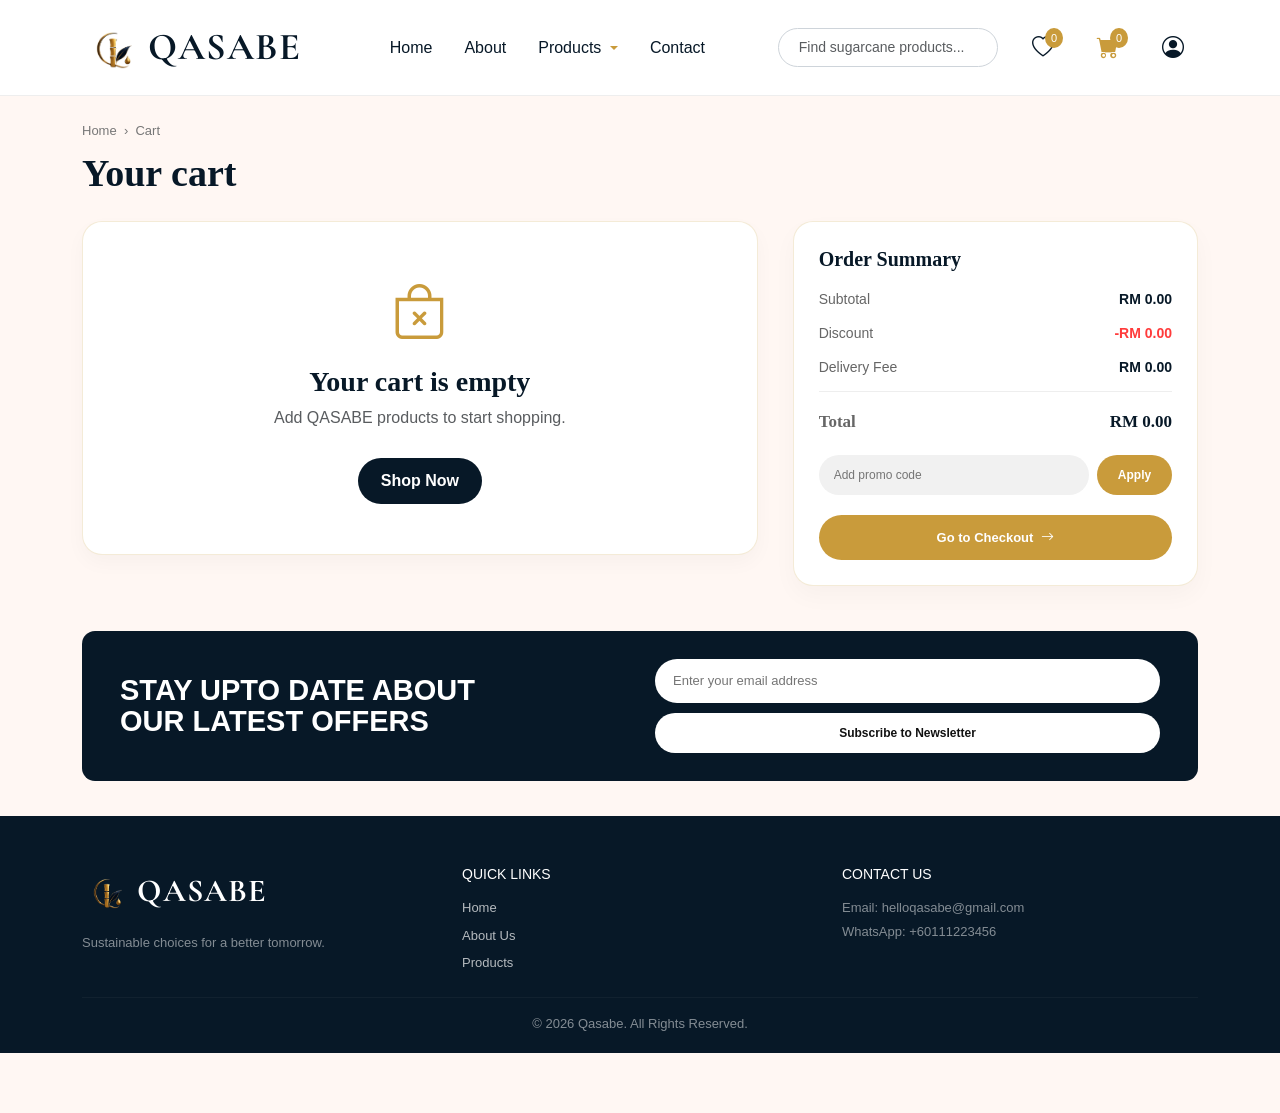
<file: cart.html>
<!DOCTYPE html>
<html lang="en">
<head>
<meta charset="UTF-8">
<meta name="viewport" content="width=device-width, initial-scale=1.0">
<title>QASABE | Cart</title>
<link href="https://cdn.jsdelivr.net/npm/bootstrap@5.3.3/dist/css/bootstrap.min.css" rel="stylesheet">
<link href="https://cdn.jsdelivr.net/npm/bootstrap-icons@1.11.3/font/bootstrap-icons.css" rel="stylesheet">
<link rel="preconnect" href="https://fonts.googleapis.com">
<link rel="preconnect" href="https://fonts.gstatic.com" crossorigin>
<link href="https://fonts.googleapis.com/css2?family=Cormorant+Garamond:ital,wght@0,500;0,600;0,700;1,400&family=Playfair+Display:ital,wght@0,600;1,400&display=swap" rel="stylesheet">
<style>
:root{
  --navy:#071827;
  --cream:#fff7f3;
  --gold:#c99b3b;
  --text:#111827;
  --muted:#6b7280;
  --red:#ff3b3b;
}
*{
  box-sizing:border-box;
}
body{
  margin:0;
  font-family:Arial, sans-serif;
  background:var(--cream); 
  color:var(--text);
}
.navbar{
  background:white;
  padding:10px 0;
  border-bottom:1px solid #eee;
}
.navbar-nav .nav-link{
  color: var(--navy);
  font-weight: 500;
  font-size: 16px;
  transition: .3s;
}
.navbar-nav .nav-link:hover{
  color: var(--gold);
}
.dropdown-menu .dropdown-item:hover {
  background-color: var(--gold);
  color: white !important;
  transition: 0.2s;
}
.dropdown-toggle::after {
  vertical-align: middle;
  color: var(--gold); 
}
.brand-logo{
  display:flex;
  align-items:center;
  gap:1px;
  text-decoration:none;
}
.brand-logo img{
  width:65px;
  height:65px;
  object-fit:contain;
}
.brand-logo span{
  font-family:'Cormorant Garamond', serif;
  font-size:38px;
  font-weight:700;
  letter-spacing:1px;
  color:var(--navy);
}

/* --- LOGIK CARIAN & SUGGESTIONS CSS (SEBIJIK WISHLIST) --- */
.search-container {
  position: relative;
  width: 100%;
}
.search-box-premium {
  border-radius: 50px !important;
  padding: 8px 20px;
  font-size: 14px;
  border: 1px solid #ced4da;
}
.suggestion-box {
  position: absolute;
  top: 100%;
  left: 0;
  width: 100%;
  background: white;
  border: 1px solid rgba(201,155,59,0.25);
  border-radius: 12px;
  box-shadow: 0 10px 25px rgba(7,24,39,0.08);
  z-index: 1050;
  max-height: 250px;
  overflow-y: auto;
  display: none;
  margin-top: 5px;
}
.suggestion-item {
  padding: 10px 15px;
  cursor: pointer;
  font-size: 14px;
  color: var(--navy);
  transition: background 0.2s;
  display: flex;
  align-items: center;
  gap: 12px;
  text-align: left;
}
.suggestion-item:hover {
  background: var(--cream);
  color: var(--gold);
}
.suggestion-item img {
  width: 35px;
  height: 35px;
  object-fit: contain;
  border-radius: 6px;
  background: #fff;
}

/* --- NAV ICONS --- */
.nav-icons{
  display:flex;
  align-items:center;
  gap:15px;
  margin-left: 20px;
}
.icon-btn{
  width:50px;
  height:50px;
  border-radius:50%;
  display:flex;
  align-items:center;
  justify-content:center;
  position:relative;
  font-size:22px;
  text-decoration:none;
  color:var(--navy);
  transition:.3s;
}
.icon-btn:hover{
  background:var(--gold);
  color:white;
  transform:translateY(-4px) scale(1.1);
  box-shadow:0 0 15px rgba(201,155,59,0.5);
}
.cart-count,
.wishlist-count{
  background:var(--gold);
  color:white;
  font-size:11px;
  border-radius:50%;
  padding:2px 6px;
  position:absolute;
  top: 5px;
  right: 5px;
}

.page-section{
  min-height:100vh;
  padding-bottom: 60px;
}
.breadcrumb-custom{
  font-size:13px;
  color:#777;
  padding-top:25px;
  margin-bottom:10px;
}
.page-title{
  font-family: Georgia, serif;
  font-size:38px;
  font-weight:700;
  color:var(--navy);
  margin-bottom:25px;
}
.cart-layout{
  display:grid;
  grid-template-columns:1.5fr .9fr;
  gap:35px;
  align-items:start;
  margin-bottom:45px;
}
.cart-list{
  background:#fff;
  border:1px solid rgba(201,155,59,0.2);
  border-radius:20px;
  overflow:hidden;
  box-shadow: 0 8px 20px rgba(0,0,0,0.03);
}
.cart-item{
  display:grid;
  grid-template-columns:95px 1fr 110px;
  gap:18px;
  align-items:center;
  padding:20px;
  border-bottom:1px solid #eee;
  position:relative;
}
.cart-item:last-child{
  border-bottom:none;
}
.cart-img-box{
  width:85px;
  height:85px;
  background:#fff;
  border: 1px solid #f3e5d8;
  border-radius:12px;
  display:flex;
  align-items:center;
  justify-content:center;
}
.cart-img-box img{
  width:75px;
  height:75px;
  object-fit:contain;
}
.item-name{
  font-family: Georgia, serif;
  font-size:16px;
  font-weight:700;
  margin-bottom:4px;
  color:var(--navy);
}
.item-detail{
  font-size:12px;
  color:#666;
  margin-bottom:2px;
}
.item-price{
  font-size:16px;
  font-weight:700;
  color:var(--gold);
  margin-top:8px;
}
.delete-btn{
  position:absolute;
  right:18px;
  top:17px;
  border:none;
  background:transparent;
  color:var(--red);
  font-size:16px;
  cursor: pointer;
}
.qty-box{
  display:flex;
  align-items:center;
  justify-content:center;
  background:#f1f1f1;
  border-radius:20px;
  width:88px;
  padding:5px;
  gap:11px;
  margin-top:25px;
}
.qty-box button{
  border:none;
  background:transparent;
  font-weight:900;
  font-size:15px;
}
.qty-box span{
  font-size:13px;
  font-weight:800;
}
.summary-card{
  background:white;
  border:1px solid rgba(201,155,59,0.2);
  border-radius:20px;
  padding:25px;
  box-shadow: 0 10px 25px rgba(7,24,39,0.03);
}
.summary-card h4{
  font-family: Georgia, serif;
  font-size:20px;
  font-weight:700;
  margin-bottom:18px;
  color:var(--navy);
}
.summary-row{
  display:flex;
  justify-content:space-between;
  align-items:center;
  margin-bottom:13px;
  font-size:14px;
}
.summary-row span:first-child{
  color:#666;
}
.summary-row strong{
  color:var(--navy);
}
.discount-text{
  color:#ff3b3b !important;
}
.total-row{
  border-top:1px solid #eee;
  padding-top:17px;
  margin-top:10px;
  font-family: Georgia, serif;
  font-size:17px;
  font-weight:700;
}
.promo-box{
  display:grid;
  grid-template-columns:1fr 75px;
  gap:8px;
  margin:20px 0;
}
.promo-box input{
  border:none;
  background:#f1f1f1;
  border-radius:25px;
  padding:11px 15px;
  font-size:12px;
  outline:none;
}
.promo-box button{
  border:none;
  background:var(--gold);
  color:white;
  border-radius:25px;
  font-size:12px;
  font-weight:800;
  cursor: pointer;
}
.checkout-btn{
  width:100%;
  border:none;
  background:var(--gold);
  color:white;
  border-radius:25px;
  padding:13px;
  font-size:13px;
  font-weight:900;
  transition:.3s;
  cursor: pointer;
}
.checkout-btn:hover{
  background:var(--navy);
  transform:translateY(-2px);
}
.newsletter{
  background:var(--navy);
  color:white;
  border-radius:13px;
  padding:28px 38px;
  display:grid;
  grid-template-columns:1fr 1fr;
  gap:30px;
  align-items:center;
  margin:45px 0 35px;
}
.newsletter h2{
  font-size:29px;
  line-height:1.05;
  font-weight:900;
  margin:0;
}
.newsletter-form input{
  width:100%;
  border:none;
  border-radius:25px;
  padding:12px 18px;
  font-size:13px;
  margin-bottom:10px;
}
.newsletter-form button{
  width:100%;
  border:none;
  background:white;
  color:#111;
  border-radius:25px;
  padding:11px;
  font-size:12px;
  font-weight:900;
}

/* --- FOOTER --- */
footer{
  background:var(--navy);
  color:white;
  padding:50px 0 20px;
  font-size:13px;
}
.footer-brand{
  display:flex;
  align-items:center;
  gap:3px;
  margin-bottom:15px;
}
.footer-brand img{
  width:52px;
  height:52px;
  object-fit:contain;
}
.footer-brand h4{
  font-family:'Cormorant Garamond', serif;
  font-size:32px;
  font-weight:700;
  letter-spacing:1px;
  color:white;
  margin:0;
}
footer a{
  display:block;
  color:rgba(255,255,255,0.7);
  text-decoration:none;
  margin-bottom:8px;
}
footer a:hover{
  color:var(--gold);
}

.empty-cart{
  text-align:center;
  padding:50px 20px;
}
.empty-cart i{
  font-size:55px;
  color:var(--gold);
}
.empty-cart h3{
  font-family: Georgia, serif;
  color:var(--navy);
  font-weight:900;
  margin-top:10px;
}
.empty-cart a{
  display:inline-block;
  margin-top:12px;
  background:var(--navy);
  color:white;
  text-decoration:none;
  border-radius:25px;
  padding:11px 23px;
  font-weight:800;
}

@media(max-width:992px){
  .cart-layout{
    grid-template-columns:1fr;
  }
  .newsletter{
    grid-template-columns:1fr;
  }
}
@media(max-width:576px){
  .cart-item{
    grid-template-columns:80px 1fr;
  }
  .qty-box{
    grid-column:1 / -1;
    margin-top:5px;
  }
  .newsletter{
    padding:25px;
  }
  .newsletter h2{
    font-size:24px;
  }
}
</style>
</head>
<body>
<div class="page-section">
  
  <nav class="navbar navbar-expand-lg">
    <div class="container">
      <a class="navbar-brand brand-logo" href="index.html">
        <img src="images/logor.png" alt="QASABE Logo">
        <span>QASABE</span>
      </a>
      <button class="navbar-toggler" type="button" data-bs-toggle="collapse" data-bs-target="#nav">
        <span class="navbar-toggler-icon"></span>
      </button>
      
      <div class="collapse navbar-collapse" id="nav">
        <ul class="navbar-nav mx-auto gap-3">
          <li class="nav-item"><a class="nav-link" href="index.html">Home</a></li>
          <li class="nav-item"><a class="nav-link" href="about-us.html">About</a></li>
          
          <li class="nav-item dropdown">
            <a class="nav-link dropdown-toggle" href="#" id="navbarDropdown" role="button" data-bs-toggle="dropdown" aria-expanded="false">
              Products
            </a>
            <ul class="dropdown-menu border-0 shadow" aria-labelledby="navbarDropdown" style="background-color: var(--cream);">
              <li><a class="dropdown-item py-2" href="Category.html?cat=food-beverages" style="color: var(--navy); font-weight: 500;">Food & Beverages</a></li>
              <li><a class="dropdown-item py-2" href="Category.html?cat=health" style="color: var(--navy); font-weight: 500;">Health</a></li>
              <li><a class="dropdown-item py-2" href="Category.html?cat=personal-care" style="color: var(--navy); font-weight: 500;">Personal Care & Wellness</a></li>
              <li><a class="dropdown-item py-2" href="Category.html?cat=packaging" style="color: var(--navy); font-weight: 500;">Food Packaging & Containers</a></li>
            </ul>
          </li>
          
          <li class="nav-item"><a class="nav-link" href="index.html#contact">Contact</a></li>
        </ul>
        
        <div class="d-none d-lg-block w-25">
          <div class="search-container">
            <input type="text" id="searchBar" class="form-control search-box-premium" placeholder="Find sugarcane products..." onkeypress="handleSearch(event)" oninput="showSuggestions(this.value)">
            <div id="suggestionBox" class="suggestion-box"></div>
          </div>
        </div>
        
        <div class="nav-icons">
          <a href="wishlist.html" class="icon-btn">
            <i class="bi bi-heart"></i>
            <span id="wishlistCount" class="wishlist-count">0</span>
          </a>
          <a href="cart.html" class="icon-btn">
            <i class="bi bi-cart-fill" style="color: var(--gold);"></i>
            <span id="cartCount" class="cart-count">0</span>
          </a>
          <a href="profile.html" class="icon-btn">
            <i class="bi bi-person-circle"></i>
          </a>
        </div>
      </div>
    </div>
  </nav>

  <main class="container">
    <div class="breadcrumb-custom">
      Home &nbsp;›&nbsp; Cart
    </div>
    <h1 class="page-title">Your cart</h1>
    <section class="cart-layout">
      <div class="cart-list" id="cartList"></div>
      <aside class="summary-card">
        <h4>Order Summary</h4>
        <div class="summary-row">
          <span>Subtotal</span>
          <strong id="subtotal">RM 0.00</strong>
        </div>
        <div class="summary-row">
          <span id="discountLabel">Discount</span>
          <strong class="discount-text" id="discount">-RM 0.00</strong>
        </div>
        <div class="summary-row">
          <span>Delivery Fee</span>
          <strong id="delivery">RM 5.00</strong>
        </div>
        <div class="summary-row total-row">
          <span>Total</span>
          <strong id="total">RM 0.00</strong>
        </div>
        <div class="promo-box">
          <input type="text" id="promoCode" placeholder="Add promo code">
          <button onclick="applyPromo()">Apply</button>
        </div>
        <button class="checkout-btn" onclick="saveOrderToProfile()">
          Go to Checkout <i class="bi bi-arrow-right ms-1"></i>
        </button>
      </aside>
    </section>
    <section class="newsletter">
      <h2>STAY UPTO DATE ABOUT<br>OUR LATEST OFFERS</h2>
      <div class="newsletter-form">
        <input type="email" placeholder="Enter your email address">
        <button>Subscribe to Newsletter</button>
      </div>
    </section>
  </main>

  <footer>
    <div class="container">
      <div class="row gy-4 text-start">
        <div class="col-md-4">
          <div class="footer-brand">
            <img src="images/logor.png" alt="QASABE Logo">
            <h4>QASABE</h4>
          </div>
          <p class="text-white-50">Sustainable choices for a better tomorrow.</p>
        </div>
        <div class="col-md-4">
          <h5 class="text-uppercase tracking-wider text-white mb-3" style="font-size:14px;">Quick Links</h5>
          <a href="index.html">Home</a>
          <a href="about-us.html">About Us</a>
          <a href="Category.html">Products</a>
        </div>
        <div class="col-md-4">
          <h5 class="text-uppercase tracking-wider text-white mb-3" style="font-size:14px;">Contact Us</h5>
          <p class="text-white-50 mb-1">Email: helloqasabe@gmail.com</p>
          <p class="text-white-50">WhatsApp: +60111223456</p>
        </div>
      </div>
      <hr style="border-color: rgba(255,255,255,0.15)">
      <p class="text-center mb-0 text-white-50">
        ©️ 2026 Qasabe. All Rights Reserved.
      </p>
    </div>
  </footer>
</div>

<script src="https://cdn.jsdelivr.net/npm/bootstrap@5.3.3/dist/js/bootstrap.bundle.min.js"></script>
<script>
const products = {
  "juice": { name:"QASABE Refresh Juice | Cold-Pressed Sugarcane Beverage | Natural Hydration & Wellness", price:8.90, image:"images/drink (L).jpeg" },
  "energy-snack": { name:"QASABE Sugarcane Energy Snack | Natural Quick Energy | Healthy On-The-Go Snack", price:19.90, image:"images/energy snack (L).png" },
  "herbal-drink": { name:"QASABE Herbal Drink | Traditional Wellness Beverage | Natural Daily Health Support", price:33.90, image:"images/herbal drink (L).png" },
  "organic-cube": { name:"QASABE Sugarcane Cube | Natural Cane Sweetener | Convenient Sugar Alternative", price:24.00, image:"images/sugarcube (L).png" },
  "liquid-drop": { name:"QASABE Liquid Sweetener Drops | Zero-Mess Sweetening Solution | Natural Sugarcane Extract", price:16.90, image:"images/liquid drop (L).jpeg" },
  "sleep-mist": { name:"QASABE Sleep Mist | Relaxing Aromatherapy Spray | Better Sleep & Calmness", price:24.90, image:"images/sleep-mist (L).png" },
  "aha-toner": { name:"QASABE AHA Toner | Gentle Exfoliating Toner | Smooth & Radiant Skin", price:26.90, image:"images/AHA toner (L).png" },
  "shampoo": { name:"QASABE Nourishing Shampoo | Sugarcane Hair Care | Healthy & Refreshed Hair", price:49.00, image:"images/shampoo (L).png" },
  "body-scrub": { name:"QASABE Body Scrub | Natural Sugarcane Exfoliator | Soft & Glowing Skin", price:28.90, image:"images/bscrub (L).jpeg" },
  "bagasse-packaging": { name:"QASABE Eco Bagasse Packaging | Sustainable Food Container | Biodegradable & Plastic-Free", image:"images/packaging (L).png", variations: { "eco-food-container": { name: "Eco Food Container", prices: { "25pcs": 7.90, "50pcs": 13.90, "100pcs": 24.90 } }, "eco-packaging-box": { name: "Eco Packaging Box", prices: { "25pcs": 7.90, "50pcs": 13.90, "100pcs": 24.90 } } } }
};

const availableProducts = [
  { id: "aha-toner", name: "Sugarcane Glow Toner", img: "images/AHA toner (L).png" },
  { id: "sleep-mist", name: "Sugarcane Sleep Mist", img: "images/sleep-mist (L).png" },
  { id: "energy-snack", name: "Sugarcane Energy Snack", img: "images/energy snack (L).png" },
  { id: "juice", name: "QASABE Refresh Juice | Cold-Pressed Sugarcane Beverage", img: "images/drink (L).jpeg" },
  { id: "herbal-drink", name: "QASABE Herbal Drink | Traditional Wellness Beverage", img: "images/herbal drink (L).png" },
  { id: "organic-cube", name: "QASABE Sugarcane Cube | Natural Cane Sweetener", img: "images/sugarcube (L).png" },
  { id: "liquid-drop", name: "QASABE Liquid Sweetener Drops | Natural Extract", img: "images/liquid drop (L).jpeg" },
  { id: "shampoo", name: "QASABE Nourishing Shampoo | Sugarcane Hair Care", img: "images/shampoo (L).png" },
  { id: "body-scrub", name: "QASABE Body Scrub | Natural Sugarcane Exfoliator", img: "images/bscrub (L).jpeg" },
  { id: "bagasse-packaging", name: "QASABE Eco Bagasse Packaging | Sustainable Food Container", img: "images/packaging (L).png" }
];

// DATA LIST VOUCHER GROUP (SEBIJIK PROFILE)
const activeVouchers = [
  { code: "WELCOME20", type: "percentage", value: 20, minSpend: 100 },
  { code: "QASABEFREESHIP", type: "freeshipping", value: 0, minSpend: 40 }, 
  { code: "TEBUCRAZE5", type: "flat", value: 5, minSpend: 0 },
  { code: "PLATINUM30", type: "percentage", value: 30, minSpend: 150 }
];

let cart = JSON.parse(localStorage.getItem("cart")) || [];
let appliedVoucherData = null; // Menyimpan voucher yang dipasang aktif global

function showSuggestions(val) {
  const box = document.getElementById("suggestionBox");
  if (!val || !val.trim()) { box.style.display = "none"; return; }
  const query = val.toLowerCase();
  const matches = availableProducts.filter(p => p.name.toLowerCase().includes(query));
  if (matches.length === 0) { box.style.display = "none"; return; }
  box.innerHTML = matches.map(p => `
    <div class="suggestion-item" onclick="selectSuggestion('${p.id}', '${p.name}')">
      <img src="${p.img}" alt="${p.name}">
      <span>${p.name}</span>
    </div>
  `).join("");
  box.style.display = "block";
}

function selectSuggestion(id, name) {
  document.getElementById("searchBar").value = name;
  document.getElementById("suggestionBox").style.display = "none";
  window.location.href = `product-detail.html?id=${id}`;
}

function handleSearch(event) {
  if (event.key === "Enter") {
    let query = document.getElementById("searchBar").value.trim();
    if (query !== "") {
      const exactMatch = availableProducts.find(p => p.name.toLowerCase() === query.toLowerCase());
      if(exactMatch) { window.location.href = `product-detail.html?id=${exactMatch.id}`; }
      else { window.location.href = `Category.html?search=${encodeURIComponent(query)}`; }
    }
  }
}

document.addEventListener("click", function(e) {
  if (e.target.id !== "searchBar") {
    const box = document.getElementById("suggestionBox");
    if(box) box.style.display = "none";
  }
});

function saveCart(){ localStorage.setItem("cart", JSON.stringify(cart)); }

function updateBadges(){
  let totalQty = cart.reduce((sum,item) => sum + item.qty, 0);
  document.getElementById("cartCount").textContent = totalQty;
  let wishlist = JSON.parse(localStorage.getItem("wishlist")) || [];  
  if(document.getElementById("wishlistCount")) document.getElementById("wishlistCount").textContent = wishlist.length;
}

function getItemPrice(item) {
  const product = products[item.id];
  if (!product) return 0;
  if (item.id === "bagasse-packaging") {
    if (item.variation && item.paxSize && product.variations[item.variation]) {
      return product.variations[item.variation].prices[item.paxSize] || 7.90;
    }
    return 7.90; 
  }
  return product.price || 0;
}

function renderCart(){
  const cartList = document.getElementById("cartList");
  if(cart.length === 0){
    cartList.innerHTML = `
      <div class="empty-cart">
        <i class="bi bi-bag-x"></i>
        <h3>Your cart is empty</h3>
        <p class="text-muted">Add QASABE products to start shopping.</p>
        <a href="Category.html">Shop Now</a>
      </div>
    `;
    updateSummary(); updateBadges(); saveCart(); return;
  }
  
  cartList.innerHTML = cart.map((item, index) => {
    const product = products[item.id];
    if (!product) return ''; 
    let displayName = product.name;
    let detailsHtml = '';
    let price = getItemPrice(item);
    
    if (item.id === "bagasse-packaging") {
      let varKey = item.variation || "eco-food-container";
      let pSize = item.paxSize || "25pcs";
      const varData = product.variations[varKey];
      displayName = varData ? varData.name : "Eco Food Container";
      detailsHtml = `
        <div class="item-detail">Pax Size: ${pSize}</div>
        <div class="item-detail">Color: Natural</div>
      `;
    } else {
      detailsHtml = `
        <div class="item-detail">Size: ${item.size || "Standard"}</div>
        <div class="item-detail">Color: ${item.color || "Default"}</div>
      `;
    }
    
    return `
      <div class="cart-item">
        <div class="cart-img-box">
          <img src="${product.image}" alt="${displayName}">
        </div>
        <div>
          <div class="item-name">${displayName}</div>
          ${detailsHtml}
          <div class="item-price">RM ${price.toFixed(2)}</div>
        </div>
        <div>
          <button class="delete-btn" onclick="removeItemByIndex(${index})">
            <i class="bi bi-trash-fill"></i>
          </button>
          <div class="qty-box">
            <button onclick="changeQtyByIndex(${index}, -1)">−</button>
            <span>${item.qty}</span>
            <button onclick="changeQtyByIndex(${index}, 1)">+</button>
          </div>
        </div>
      </div>
    `;
  }).join("");
  
  updateSummary(); updateBadges(); saveCart();
}

function changeQtyByIndex(index, amount){
  if(cart[index]){
    cart[index].qty += amount;
    if(cart[index].qty <= 0){ cart.splice(index, 1); }
    renderCart();
  }
}

function removeItemByIndex(index){
  cart.splice(index, 1);
  renderCart();
}

// --- FUNGSI UPDATE SUMMARY TERDAPAT PENGIRAAN VOUCHER DINAMIK ---
function updateSummary(){
  const subtotal = cart.reduce((sum, item) => {
    return sum + (getItemPrice(item) * item.qty);
  }, 0);
  
  let delivery = cart.length > 0 ? 5 : 0;
  let discount = 0;
  
  if (appliedVoucherData) {
    if (appliedVoucherData.type === "percentage") {
      discount = subtotal * (appliedVoucherData.value / 100);
      document.getElementById("discountLabel").textContent = `Discount (-${appliedVoucherData.value}%)`;
    } else if (appliedVoucherData.type === "flat") {
      discount = appliedVoucherData.value;
      document.getElementById("discountLabel").textContent = `Discount (Cash Rebate)`;
    } else if (appliedVoucherData.type === "freeshipping") {
      discount = delivery;
      delivery = 0;
      document.getElementById("discountLabel").textContent = `Discount (Free Shipping)`;
    }
  } else {
    document.getElementById("discountLabel").textContent = "Discount";
  }
  
  const total = subtotal - discount + delivery;
  
  document.getElementById("subtotal").textContent = "RM " + subtotal.toFixed(2);
  document.getElementById("discount").textContent = "-RM " + discount.toFixed(2);
  document.getElementById("delivery").textContent = "RM " + delivery.toFixed(2);
  document.getElementById("total").textContent = "RM " + Math.max(0, total).toFixed(2);
}

/// REPLACE THE applyPromo() FUNCTION IN cart.html WITH THIS:
function applyPromo(){
  const code = document.getElementById("promoCode").value.trim().toUpperCase();
  
  const currentSubtotal = cart.reduce((sum, item) => {
    return sum + (getItemPrice(item) * item.qty);
  }, 0);
  
  const foundVoucher = activeVouchers.find(v => v.code === code);
  
  if(!foundVoucher){
    appliedVoucherData = null;
    alert("Invalid promo code. Please check your voucher code and try again.");
    updateSummary();
    return;
  }
  
  if (currentSubtotal < foundVoucher.minSpend) {
    appliedVoucherData = null;
    alert(`Failed! Voucher ${foundVoucher.code} requires a minimum spend of RM ${foundVoucher.minSpend.toFixed(2)}`);
    updateSummary();
    return;
  }
  
  appliedVoucherData = foundVoucher;
  alert(`Promo code "${foundVoucher.code}" successfully applied!`);
  updateSummary();
}
function saveOrderToProfile() {
    let currentUser = JSON.parse(localStorage.getItem("customerAccount"));
    if (!currentUser) {
        alert("Please login to proceed with your shipping and payment.");
        window.location.href = "login.html";
        return;
    }
    if (cart.length === 0) {
        alert("Your cart is empty!");
        return;
    }
    
    // Simpan status baucar aktif ke sessionStorage supaya shipping.html boleh warisi nilai diskaun ini automatik
    if (appliedVoucherData) {
      sessionStorage.setItem("activeCartVoucher", JSON.stringify(appliedVoucherData));
    } else {
      sessionStorage.removeItem("activeCartVoucher");
    }
    
    window.location.href = 'shipping.html';
}

document.addEventListener("DOMContentLoaded", () => {
  renderCart();
});
</script>
</body>
</html>
</file>
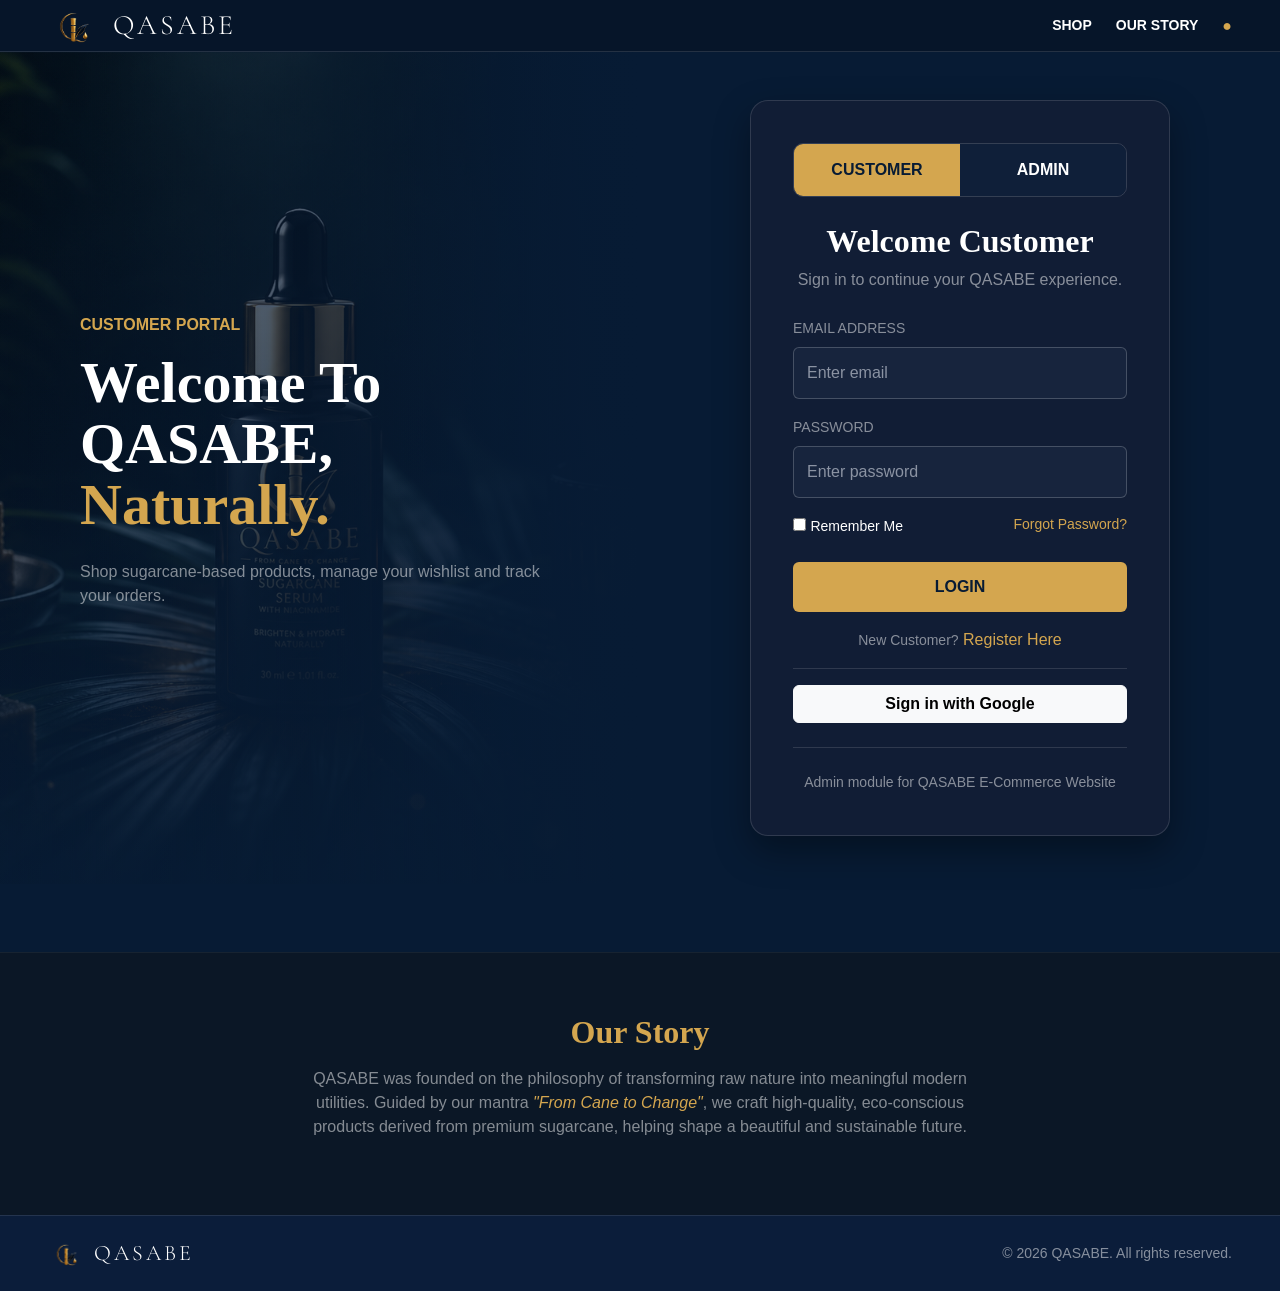
<file: login.html>
<!DOCTYPE html>
<html lang="en">
<head>
<meta charset="UTF-8">
<meta name="viewport" content="width=device-width, initial-scale=1.0">
<title>QASABE - Login & Portal</title>
<link href="https://cdn.jsdelivr.net/npm/bootstrap@5.3.7/dist/css/bootstrap.min.css" rel="stylesheet">
<link rel="preconnect" href="https://fonts.googleapis.com">
<link rel="preconnect" href="https://fonts.gstatic.com" crossorigin>
<link href="https://fonts.googleapis.com/css2?family=Cormorant+Garamond:ital,wght=0,300;0,400;0,500;0,600;0,700;1,400&family=Playfair+Display:ital,wght=0,600;1,400&display=swap" rel="stylesheet">
<style>
body{
    background:#071B34;
    color:white;
    font-family:Arial, sans-serif; /* Kekal asal */
    scroll-behavior: smooth;
}
.navbar-custom{
    background:#061529;
    border-bottom:1px solid rgba(255,255,255,0.12);
    position: sticky;
    top: 0;
    z-index: 1000;
}
.brand-wrapper {
    display: flex;
    align-items: center;
    gap: 12px;
    text-decoration: none;
}
.brand-logo-img {
    height: 35px;
    width: auto;
    object-fit: contain;
}
/* HANYA KACAU FONT BRAND INI SAHAJA JADI NIPIS */
.logo{
    color:white;
    font-family:'Cormorant Garamond', serif;
    letter-spacing:3px;
    font-size:28px;
    font-weight: 300; /* Dibuat nipis premium di sini */
    text-decoration: none;
    margin: 0;
}
.brand-wrapper:hover .logo {
    color: #D4A64F;
}
.gold{
    color:#D4A64F;
}
.hero{
    min-height:100vh;
}
.left-panel{
    position:relative;
    overflow:hidden;
    background:
    linear-gradient(
    to right,
    rgba(7,27,52,0.2),
    rgba(7,27,52,0.95)
    ),
    linear-gradient(
    to bottom,
    rgba(7,27,52,0.2),
    rgba(7,27,52,0.95)
    ),
    url("images/login.png");
    background-size:cover;
    background-position:center;
    min-height:90vh;
    display:flex;
    align-items:center;
    padding:80px;
}
.left-panel::after{
    content:'';
    position:absolute;
    top:0;
    right:0;
    width:250px;
    height:100%;
    background:linear-gradient(
    to right,
    transparent,
    #071B34
    );
}
.left-panel div{
    position:relative;
    z-index:2;
}
.left-panel h1{
    font-family:Georgia, serif;
    font-size:58px;
    line-height:1.05;
    font-weight: bold; /* Kekal tebal asal */
}
.login-card{
    background:#111d35;
    border:1px solid rgba(255,255,255,0.13);
    border-radius:18px;
    padding:42px;
    width:420px;
    box-shadow:0 15px 35px rgba(0,0,0,0.35);
}
.form-control{
    background:#17243d;
    border:1px solid rgba(255,255,255,0.2);
    color:white;
    padding:13px;
}
.form-control::placeholder{
    color:#8b93a3;
}
.form-control:focus{
    background:#17243d;
    color:white;
    border-color:#D4A64F;
    box-shadow:none;
}
.btn-gold{
    background:#D4A64F;
    color:#071B34;
    font-weight:bold; /* Kekal tebal asal */
    border:none;
    padding:13px;
}
.btn-gold:hover{
    background:#c39a42;
    color:#071B34;
}
.small-link{
    color:#D4A64F;
    text-decoration:none;
}
.footer-section{
    background:#0b1d3a;
    border-top:1px solid rgba(255,255,255,0.1);
}
.role-switch{
    display:flex;
    margin-bottom:25px;
    border-radius:10px;
    overflow:hidden;
    border:1px solid rgba(255,255,255,.15);
}
.role-tab{
    flex:1;
    text-align:center;
    padding:14px;
    cursor:pointer;
    font-weight:bold; /* Kekal tebal asal */
    background:#0f1f39;
    color:white;
    transition:.3s;
}
.role-tab.active{
    background:#D4A64F;
    color:#071B34;
    font-weight: bold !important; /* Kekal tebal apabila aktif */
}
.nav-link-custom {
    color: white;
    text-decoration: none;
    font-size: 14px;
    font-weight: bold; /* Kekal tebal asal */
    transition: 0.2s;
    cursor: pointer;
}
.nav-link-custom:hover {
    color: #D4A64F;
}
.modal-content-custom {
    background: #111d35;
    border: 1px solid rgba(255,255,255,0.15);
    color: white;
}
.modal-header-custom {
    border-bottom: 1px solid rgba(255,255,255,0.1);
}
.story-section {
    background: #0b1726;
    padding: 60px 20px;
    border-top: 1px solid rgba(255,255,255,0.05);
}
</style>
</head>
<body>

<nav class="navbar navbar-expand-lg navbar-custom px-5">
    <a class="brand-wrapper" href="index.html">
        <img src="images/logor.png" alt="QASABE Logo" class="brand-logo-img">
        <h1 class="logo">QASABE</h1>
    </a>
    <div class="ms-auto d-flex align-items-center gap-4" id="topNavMenu">
        <a class="nav-link-custom" href="index.html">SHOP</a>
        <a class="nav-link-custom" href="#our-story">OUR STORY</a>
        <span class="gold">●</span>
    </div>
</nav>

<div class="container-fluid hero">
    <div class="row">
        <div class="col-md-6 left-panel">
            <div>
                <p id="leftLabel" class="gold fw-bold">CUSTOMER PORTAL</p>
                <h1 id="leftTitle">Welcome To QASABE,<br><span class="gold">Naturally.</span></h1>
                <p id="leftDesc" class="mt-4 text-white-50">Shop sugarcane-based products, manage your wishlist and track your orders.</p>
            </div>
        </div>
        <div class="col-md-6 d-flex align-items-center justify-content-center p-5">
            <div class="login-card">
                <div class="role-switch">
                    <div id="customerTab" class="role-tab active" onclick="setRole('customer')">CUSTOMER</div>
                    <div id="adminTab" class="role-tab" onclick="setRole('admin')">ADMIN</div>
                </div>
                <h2 id="loginTitle" class="text-center mb-2" style="font-family:Georgia,serif; font-weight: bold;">Welcome Customer</h2>
                <p id="loginDesc" class="text-center text-white-50 mb-4">Sign in to continue your QASABE experience.</p>
                
                <form onsubmit="return handleFormLogin(event)">
                    <label class="form-label small text-uppercase text-white-50">Email Address</label>
                    <input type="email" id="email" name="email" class="form-control mb-3" placeholder="Enter email" required autocomplete="email">
                   
                    <label class="form-label small text-uppercase text-white-50">Password</label>
                    <input type="password" id="password" name="password" class="form-control mb-3" placeholder="Enter password" required autocomplete="current-password">
                    
                    <div class="d-flex justify-content-between mb-4">
                        <div>
                            <input type="checkbox" id="rememberMe"> <label for="rememberMe" class="small">Remember Me</label>
                        </div>
                        <a href="#" class="small-link small" data-bs-toggle="modal" data-bs-target="#forgotPasswordModal">Forgot Password?</a>
                    </div>
                    <button type="submit" class="btn btn-gold w-100">LOGIN</button>
                    
                    <div id="customerExtras" class="text-center mt-3">
                        <small class="text-white-50">New Customer?</small>
                        <a href="register.html" class="small-link">Register Here</a>
                        <hr class="text-white-50">
                        <button type="button" class="btn btn-light w-100" style="font-weight: bold;" onclick="googleLogin()">Sign in with Google</button>
                    </div>
                </form>
                <hr class="my-4 text-white-50">
                <p class="text-center text-white-50 small mb-0">Admin module for QASABE E-Commerce Website</p>
            </div>
        </div>
    </div>
</div>

<div id="our-story" class="story-section text-center">
    <div class="container" style="max-width: 700px;">
        <h2 class="gold" style="font-family: Georgia, serif; font-weight: bold;">Our Story</h2>
        <p class="text-white-50 mt-3">QASABE was founded on the philosophy of transforming raw nature into meaningful modern utilities. Guided by our mantra <em class="gold">"From Cane to Change"</em>, we craft high-quality, eco-conscious products derived from premium sugarcane, helping shape a beautiful and sustainable future.</p>
    </div>
</div>

<div class="modal fade" id="contactItModal" tabindex="-1" aria-hidden="true">
    <div class="modal-dialog">
        <div class="modal-content modal-content-custom">
            <div class="modal-header modal-header-custom">
                <h5 class="modal-title gold" style="font-weight: bold;">Submit IT Support Ticket</h5>
                <button type="button" class="btn-close btn-close-white" data-bs-dismiss="modal" aria-label="Close"></button>
            </div>
            <form onsubmit="submitItTicket(event)">
                <div class="modal-body">
                    <p class="small text-white-50 mb-3">Report login credentials lockdowns, database route changes, or Tomcat deployment errors to the network administrator.</p>
                    <label class="form-label small text-white-50">Admin Name / ID</label>
                    <input type="text" class="form-control mb-3" placeholder="e.g., Admin_01" required>
                    <label class="form-label small text-white-50">Issue Description</label>
                    <textarea class="form-control mb-3" rows="3" placeholder="Describe the error or credential issue..." required></textarea>
                </div>
                <div class="modal-footer modal-header-custom">
                    <button type="button" class="btn btn-secondary text-white" data-bs-dismiss="modal">Cancel</button>
                    <button type="submit" class="btn btn-gold">Submit Ticket</button>
                </div>
            </form>
        </div>
    </div>
</div>

<div class="modal fade" id="systemNoticeModal" tabindex="-1" aria-hidden="true">
    <div class="modal-dialog">
        <div class="modal-content modal-content-custom">
            <div class="modal-header modal-header-custom">
                <h5 class="modal-title gold" style="font-weight: bold;">System Maintenance Notice</h5>
                <button type="button" class="btn-close btn-close-white" data-bs-dismiss="modal" aria-label="Close"></button>
            </div>
            <div class="modal-body">
                <p><strong>Status:</strong> Tomcat Server backend cluster environment is healthy.</p>
                <p><strong>Current Clock:</strong> <span id="malaysiaTimeDisplay" class="gold" style="font-weight: bold;"></span> (Malaysia Time)</p>
                <p><strong>Scheduled Backup Sync:</strong> Every Sunday at 02:00 AM MYT.</p>
                <p class="text-white-50 small mb-0">If you encounter authorization loop anomalies or browser cache errors, bypass state histories or contact the platform IT branch directly.</p>
            </div>
        </div>
    </div>
</div>

<div class="modal fade" id="forgotPasswordModal" tabindex="-1" aria-hidden="true">
    <div class="modal-dialog">
        <div class="modal-content modal-content-custom">
            <div class="modal-header modal-header-custom">
                <h5 class="modal-title gold" style="font-weight: bold;">Account Recovery</h5>
                <button type="button" class="btn-close btn-close-white" data-bs-dismiss="modal" aria-label="Close"></button>
            </div>
            <form onsubmit="handleRecoverySubmit(event)">
                <div class="modal-body">
                    <p>Enter your recovery email address below to receive an account password reset link token.</p>
                    <input type="email" class="form-control mb-3" placeholder="Enter registered email address" required>
                    <button type="submit" class="btn btn-gold w-100">Send Reset Token</button>
                </div>
            </form>
        </div>
    </div>
</div>

<div class="footer-section py-4 px-5">
    <div class="d-flex justify-content-between align-items-center">
        <div class="d-flex align-items-center gap-2">
            <img src="images/logor.png" alt="QASABE Logo" style="height: 25px; width: auto;">
            <h5 class="logo" style="font-size:22px; cursor: default;">QASABE</h5>
        </div>
        <small class="text-white-50">© 2026 QASABE. All rights reserved.</small>
    </div>
</div>

<script src="https://cdn.jsdelivr.net/npm/bootstrap@5.3.7/dist/js/bootstrap.bundle.min.js"></script>
<script>
let currentRole = "customer";

function updateMalaysiaClock() {
    const timeContainer = document.getElementById("malaysiaTimeDisplay");
    if (timeContainer) {
        const options = {
            timeZone: "Asia/Kuala_Lumpur",
            year: "numeric", month: "long", day: "numeric",
            hour: "2-digit", minute: "2-digit", second: "2-digit",
            hour12: true
        };
        timeContainer.innerText = new Date().toLocaleString("en-US", options);
    }
}
setInterval(updateMalaysiaClock, 1000);
window.addEventListener("DOMContentLoaded", updateMalaysiaClock);

function setRole(role){
    currentRole = role;
    
    let emailInput = document.getElementById("email");
    let passwordInput = document.getElementById("password");
    let topNavMenu = document.getElementById("topNavMenu");
    	
    if(role === "customer"){
        document.getElementById("customerTab").classList.add("active");
        document.getElementById("adminTab").classList.remove("active");
        	
        document.getElementById("leftLabel").innerText = "CUSTOMER PORTAL";
        document.getElementById("leftTitle").innerHTML = "Welcome To QASABE,<br><span class='gold'>Naturally.</span>";
        document.getElementById("leftDesc").innerText = "Shop sugarcane-based products, manage your wishlist and track your orders.";
        
        document.getElementById("loginTitle").innerText = "Welcome Customer";
        document.getElementById("loginDesc").innerText = "Sign in to continue your QASABE experience.";
        document.getElementById("customerExtras").style.display = "block";
        
        topNavMenu.innerHTML = `
            <a class="nav-link-custom" href="index.html">SHOP</a>
            <a class="nav-link-custom" href="#our-story">OUR STORY</a>
            <span class="gold">●</span>
        `;
        
        emailInput.name = "email";
        emailInput.placeholder = "Enter email";
        emailInput.setAttribute("autocomplete", "email");
        
        passwordInput.name = "password";
        passwordInput.placeholder = "Enter password";
        passwordInput.setAttribute("autocomplete", "current-password");
        
        emailInput.value = "";
        passwordInput.value = "";
        
    } else {
    	document.getElementById("adminTab").classList.add("active");
    	document.getElementById("customerTab").classList.remove("active");
    	
    	document.getElementById("loginTitle").innerText = "Admin Access";
    	document.getElementById("loginDesc").innerText = "Sign in to access admin dashboard.";
    	document.getElementById("customerExtras").style.display = "none";
    	
        document.getElementById("leftLabel").innerText = "ADMIN ACCESS";
        document.getElementById("leftTitle").innerHTML = "Manage QASABE,<br><span class='gold'>Beautifully.</span>";
        document.getElementById("leftDesc").innerText = "Access product management, orders, inventory and sales overview in one clean dashboard.";
        
        topNavMenu.innerHTML = `
            <a class="nav-link-custom" data-bs-toggle="modal" data-bs-target="#contactItModal">CONTACT IT</a>
            <a class="nav-link-custom" data-bs-toggle="modal" data-bs-target="#systemNoticeModal">SYSTEM NOTICE</a>
            <span class="gold">●</span>
        `;
        
        emailInput.name = "admin_email_secure";
        emailInput.placeholder = "Enter admin email";
        emailInput.setAttribute("autocomplete", "off");
        
        passwordInput.name = "admin_password_secure";
        passwordInput.placeholder = "Enter admin password";
        passwordInput.setAttribute("autocomplete", "new-password");
        
        emailInput.value = "";
        passwordInput.value = "";
        updateMalaysiaClock();
    }
}

function handleFormLogin(e){
    if(e) e.preventDefault();
    let email = document.getElementById("email").value.trim().toLowerCase();
    let password = document.getElementById("password").value.trim();
    
    if(currentRole === "admin"){
        if(email === "admin@qasabe.com" && password === "admin123"){
            window.location.href = "admin-dashboard.html";
        }else{
            alert("Invalid Admin Credentials!");
        }
    }else{
        // ====== INI BAHAGIAN USER BIASA LOGIN (Wajib tukar ke profile.html terus) ======
        localStorage.setItem("userLoggedIn", "true");
        
        // Ambil depan email buat nama acah-acah user baru
        let namaUser = email.split('@')[0];
        namaUser = namaUser.charAt(0).toUpperCase() + namaUser.slice(1);
        
        let userLogin = { name: namaUser, email: email, phone: "", avatar: "" };
        localStorage.setItem("customerAccount", JSON.stringify(userLogin));
        
        // CUCI BERSIH-BERSIH 4 BARANG HANTU TU BIAR JADI 0 BALIK
        localStorage.removeItem("cart");
        localStorage.removeItem("wishlist");
        localStorage.removeItem("recentOrders");
        localStorage.removeItem("userAddresses");
        
        // TERUS HANTAR KE PROFILE (Jangan pergi index.html takut kena kacau dengan kod lama)
        window.location.href = "profile.html";
    }
    return false;
}

function submitItTicket(e) {
    if(e) e.preventDefault();
    alert("IT Support Ticket submitted successfully! A systems admin will review your log state shortly.");
    bootstrap.Modal.getInstance(document.getElementById('contactItModal')).hide();
}

function handleRecoverySubmit(e) {
    if(e) e.preventDefault();
    alert("An account restoration token link has been successfully dispatched to your inbox.");
    bootstrap.Modal.getInstance(document.getElementById('forgotPasswordModal')).hide();
}

function googleLogin(){
    localStorage.setItem("userLoggedIn", "true");
    window.location.href="index.html";
}

function prosesLogin() {
    let email = document.getElementById("loginEmail").value;
    
    // Ambil bahagian depan email sebagai nama mock
    let namaUser = email.split('@')[0]; 
    namaUser = namaUser.charAt(0).toUpperCase() + namaUser.slice(1);

    let userLogin = { name: namaUser, email: email, phone: "", avatar: "" };
    localStorage.setItem("customerAccount", JSON.stringify(userLogin));

    // ===== PADAM DATA USER SEBELUM NI BIAR JADI 0 BALIK =====
    localStorage.removeItem("cart");
    localStorage.removeItem("wishlist");
    localStorage.removeItem("recentOrders");
    localStorage.removeItem("userAddresses");

    // Selepas clear hantar ke profile.html untuk semak
    window.location.href = "profile.html";
    return false;
}
</script>
</body>
</html>
</file>
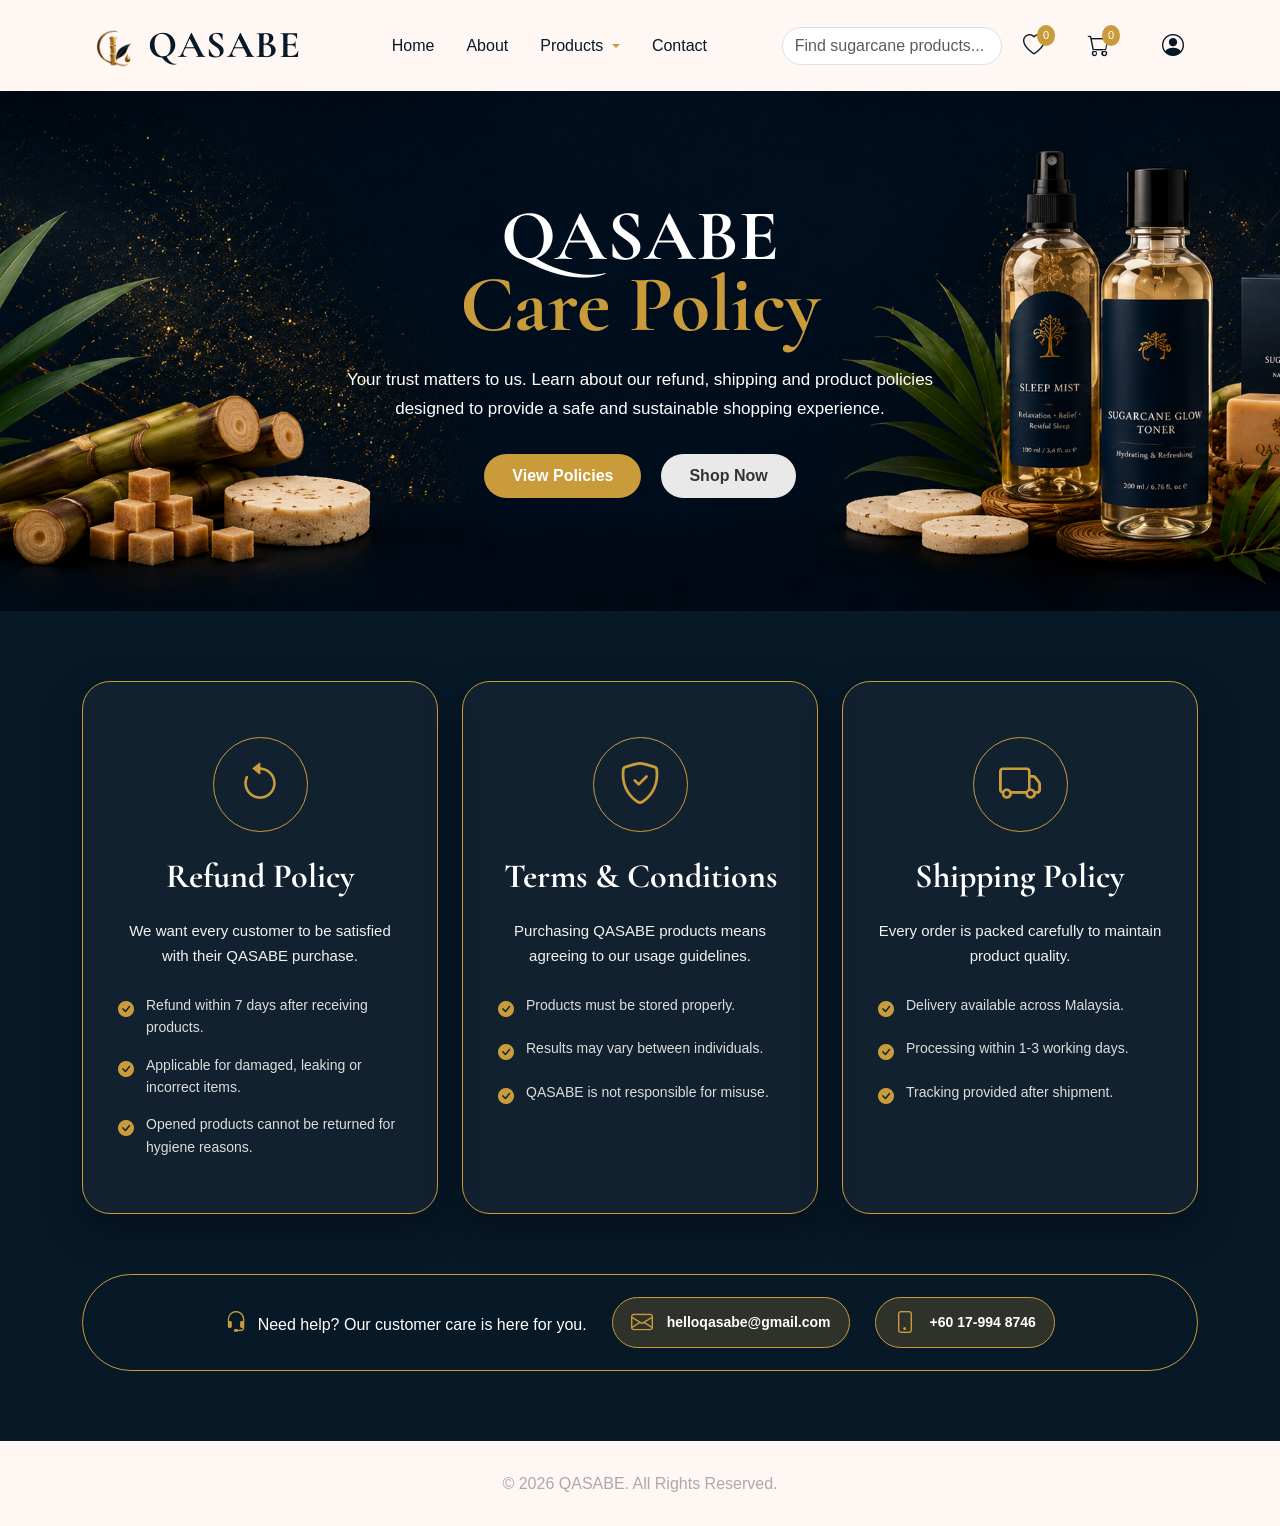
<file: policy.html>
<!DOCTYPE html>
<html lang="en">

<head>

<meta charset="UTF-8">
<meta name="viewport" content="width=device-width, initial-scale=1.0">

<title>QASABE | Care Policy</title>

<link href="https://cdn.jsdelivr.net/npm/bootstrap@5.3.3/dist/css/bootstrap.min.css" rel="stylesheet">
<link href="https://cdn.jsdelivr.net/npm/bootstrap-icons@1.11.3/font/bootstrap-icons.css" rel="stylesheet">
<link href="https://fonts.googleapis.com/css2?family=Cormorant+Garamond:wght@700&display=swap" rel="stylesheet">

<style>
:root{
  --navy:#071827;
  --cream:#fff7f3;
  --gold:#c99b3b;
}
body{
  margin:0;
  background:var(--cream);
  font-family:Arial, sans-serif;
  color:#111;
}
h1,h2,h3{
  font-family:Georgia, serif;
  font-weight:700;
}

/* TOP BAR STYLE */
.top-bar{
  background:var(--navy);
  color:white;
  font-size:12px;
  padding:8px;
  text-align:center;
  display: none;
}
.navbar-nav .nav-link{
    color: var(--navy);
    font-weight: 500;
    font-size: 16px;
    transition: .3s;
}

.dropdown-menu .dropdown-item:hover {
  background-color: var(--gold);
  color: white !important;
  transition: 0.2s;
}
.dropdown-toggle::after {
  vertical-align: middle;
  color: var(--gold); 
}

.navbar-nav .nav-link:hover{
    color: var(--gold);
}
.navbar-collapse{
    align-items: center;
}
.brand-logo{
  display:flex;
  align-items:center;
  gap:1px;
  text-decoration:none;
}
.brand-logo img{
  width:65px;
  height:65px;
  object-fit:contain;
}
.brand-logo span{
  font-family:'Cormorant Garamond', serif;
  font-size:38px;
  font-weight:700;
  letter-spacing:1px;
  color:var(--navy);
}
.nav-icons{
  display:flex;
  align-items:center;
  gap:15px;
}
.icon-btn{
    width:50px;
    height:50px;
    border-radius:50%;
    display:flex;
    align-items:center;
    justify-content:center;
    position:relative;
    font-size:22px;
    text-decoration:none;
    color:var(--navy);
    transition:.3s;
}
.icon-btn:hover{
  background:var(--gold);
  color:white;
  transform:translateY(-4px) scale(1.1);
  box-shadow:0 0 15px rgba(201,155,59,0.5);
}
.cart-count,
.wishlist-count{
  background:var(--gold);
  color:white;
  font-size:11px;
  border-radius:50%;
  padding:2px 6px;
  position:relative;
  top:-10px;
  right:8px;
}

.search-container {
  position: relative;
}
.suggestion-box {
  position: absolute;
  top: 100%;
  left: 0;
  width: 100%;
  background: white;
  border: 1px solid #ddd;
  border-radius: 8px;
  box-shadow: 0 4px 12px rgba(0,0,0,0.1);
  z-index: 1050;
  max-height: 250px;
  overflow-y: auto;
  display: none;
  margin-top: 5px;
}
.suggestion-item {
  padding: 10px 15px;
  cursor: pointer;
  font-size: 14px;
  color: var(--navy);
  transition: background 0.2s;
  display: flex;
  align-items: center;
  gap: 10px;
  text-align: left;
}
.suggestion-item:hover {
  background: #f5f5f5;
  color: var(--gold);
}
.suggestion-item img {
  width: 32px;
  height: 32px;
  object-fit: contain;
  border-radius: 4px;
  background: #fdfaf6;
}

.policy-hero{
  height:520px;
  background: url("images/policy-bg.png");
  background-size:cover;
  background-position:center;
  background-repeat:no-repeat;
  display:flex;
  align-items:center;
  justify-content:center;
}

.hero-content{
  width:650px;
  margin:auto;
  text-align:center;
  color:white;
  position:relative;
  z-index:2;
}

.hero-content h1{
  font-family:'Cormorant Garamond',serif;
  font-size:72px;
  font-weight:700;
  line-height:.9;
}

.hero-content span{
  color:var(--gold);
  font-size:80px;
}

.hero-content p{
  margin-top:25px;
  font-size:17px;
  line-height:1.7;
}

/* BUTTON IKUT INDEX */
.hero-btn{
  margin-top:30px;
  display:flex;
  justify-content:center;
  gap:20px;
}

.hero-btn a{
  text-decoration:none;
  border-radius:30px;
  padding:10px 28px;
  font-weight:600;
  transition:.3s;
}

.hero-btn a:first-child{
  background:var(--gold);
  color:white;
}

.hero-btn a:last-child{
  background:#e9e9e9;
  color:#333;
}

.hero-btn a:hover{
  transform:translateY(-2px);
  opacity:.9;
}

/* POLICY SECTION */
.policy-section{
  padding:70px 0;
  background:#071827;
  position: relative;
}

/* CARD FIX */
.policy-card{
  height:100%;
  background: rgba(255,255,255,.04);
  border:1px solid var(--gold);
  border-radius:28px;
  padding:55px 35px 40px;
  text-align:center;
  color:white;
  box-shadow: 0 15px 40px rgba(0,0,0,.3);
  transition:.3s;
  position: relative;
  z-index: 1;
}

.policy-card:hover{
  transform:translateY(-8px);
  box-shadow: 0 20px 40px rgba(201,155,59,.25);
}

/* ICON */
.policy-icon{
  width:95px;
  height:95px;
  border-radius:50%;
  border:1.5px solid var(--gold);
  display:flex;
  align-items:center;
  justify-content:center;
  font-size:42px;
  color:var(--gold);
  margin:0 auto 25px;
}

/* TITLE */
.policy-card h3{
  font-family:'Cormorant Garamond',serif;
  font-size:34px;
  font-weight:700;
  color:white;
  margin-bottom:20px;
}

/* DESCRIPTION */
.policy-card p{
  color:#f2f2f2;
  font-size:15px;
  line-height:1.7;
  margin-bottom:25px;
}

/* LIST */
.policy-card ul{
  padding:0;
  margin:0;
  text-align:left;
}

.policy-card li{
  list-style:none;
  display:flex;
  gap:12px;
  align-items:flex-start;
  color:#ddd;
  font-size:14px;
  line-height:1.6;
  margin-bottom:15px;
}

.policy-card li i{
  color:var(--gold);
  font-size:16px;
  margin-top:3px;
}

/* HELP BAR SYSTEM OVERRIDE (SOLVES OVERLAPPING ISSUE) */
.help-box{
  margin-top:60px;
  border:1px solid var(--gold);
  border-radius:50px;
  padding:22px 35px;
  display:flex;
  justify-content:center;
  align-items:center;
  gap:25px;
  flex-wrap:wrap;
  color:white;
  position: relative !important;
  z-index: 99999 !important;
  background: #071827 !important;
}

.help-box div{
  color:white;
}

.help-box i{
  color:var(--gold);
  font-size:22px;
  margin-right:6px;
}

/* DIRECT CLICKABLE LINK STYLING */
.action-contact-btn {
  display: inline-flex !important;
  align-items: center !important;
  gap: 8px !important;
  padding: 8px 18px !important;
  border-radius: 30px !important;
  background: rgba(201, 155, 59, 0.2) !important;
  border: 1px solid var(--gold) !important;
  color: #ffffff !important;
  text-decoration: none !important;
  font-size: 14px !important;
  font-weight: 600 !important;
  transition: all 0.3s ease !important;
  cursor: pointer !important;
  position: relative !important;
  z-index: 100000 !important;
}

.action-contact-btn:hover {
  background: var(--gold) !important;
  color: var(--navy) !important;
  transform: translateY(-3px) !important;
  box-shadow: 0 5px 15px rgba(201, 155, 59, 0.5) !important;
}

.action-contact-btn:hover i {
  color: var(--navy) !important;
}

/* FOOTER */
footer{
  padding:30px;
  text-align:center;
  border-top:1px solid rgba(255,255,255,.1);
  color:#aaa;
}
</style>

</head>

<body>
<nav class="navbar navbar-expand-lg">
  <div class="container">
    <a class="navbar-brand brand-logo" href="index.html">
      <img src="images/logor.png" alt="QASABE Logo">
      <span>QASABE</span>
    </a>
    <button class="navbar-toggler" data-bs-toggle="collapse" data-bs-target="#nav">
      <span class="navbar-toggler-icon"></span>
    </button>
    <div class="collapse navbar-collapse" id="nav">
      <ul class="navbar-nav mx-auto gap-3">
        <li class="nav-item"><a class="nav-link" href="index.html">Home</a></li>
        <li class="nav-item"><a class="nav-link" href="about-us.html">About</a></li>
        
        <li class="nav-item dropdown">
          <a class="nav-link dropdown-toggle" href="#" id="navbarDropdown" role="button" data-bs-toggle="dropdown" aria-expanded="false">
            Products
          </a>
          <ul class="dropdown-menu border-0 shadow" aria-labelledby="navbarDropdown" style="background-color: var(--cream);">
            <li><a class="dropdown-item py-2" href="Category.html?cat=food-beverages" style="color: var(--navy); font-weight: 500;">Food & Beverages</a></li>
            <li><a class="dropdown-item py-2" href="Category.html?cat=health" style="color: var(--navy); font-weight: 500;">Health</a></li>
            <li><a class="dropdown-item py-2" href="Category.html?cat=personal-care" style="color: var(--navy); font-weight: 500;">Personal Care & Wellness</a></li>
            <li><a class="dropdown-item py-2" href="Category.html?cat=packaging" style="color: var(--navy); font-weight: 500;">Food Packaging & Containers</a></li>
          </ul>
        </li>
        
        <li class="nav-item"><a class="nav-link" href="#contact">Contact</a></li>
      </ul>
      
      <div class="d-none d-lg-block w-25 search-container">
        <input type="text" id="searchBar" class="form-control rounded-pill" placeholder="Find sugarcane products..." onkeypress="handleSearch(event)" oninput="showSuggestions(this.value)">
        <div id="suggestionBox" class="suggestion-box"></div>
      </div>
      
      <div class="nav-icons ms-3">
        <a href="wishlist.html" class="icon-btn">
          <i class="bi bi-heart"></i>
          <span id="wishlistCount" class="wishlist-count">0</span>
        </a>
        <a href="cart.html" class="icon-btn">
          <i class="bi bi-cart"></i>
          <span id="cartCount" class="cart-count">0</span>
        </a>
        <a href="profile.html" class="icon-btn">
          <i class="bi bi-person-circle"></i>
        </a>
      </div>
    </div>
  </div>
</nav>

<!-- HERO -->
<section class="policy-hero">
<div class="hero-content">

<h1>
QASABE<br>
<span>Care Policy</span>
</h1>

<p>
Your trust matters to us. Learn about our refund,
shipping and product policies designed to provide
a safe and sustainable shopping experience.
</p>

<div class="hero-btn">
<a href="#policy">
View Policies
</a>

<a href="Category.html">
Shop Now
</a>
</div>

</div>
</section>

<!-- POLICY CARD -->
<section class="policy-section" id="policy">
<div class="container">
<div class="row g-4 align-items-stretch">

<!-- REFUND -->
<div class="col-md-4" id="refund-policy">
<div class="policy-card">
<div class="policy-icon">
<i class="bi bi-arrow-counterclockwise"></i>
</div>

<h3>Refund Policy</h3>

<p>
We want every customer to be satisfied with
their QASABE purchase.
</p>

<ul>
<li>
<i class="bi bi-check-circle-fill"></i>
Refund within 7 days after receiving products.
</li>

<li>
<i class="bi bi-check-circle-fill"></i>
Applicable for damaged, leaking or incorrect items.
</li>

<li>
<i class="bi bi-check-circle-fill"></i>
Opened products cannot be returned for hygiene reasons.
</li>
</ul>

</div>
</div>

<!-- TERMS -->
<div class="col-md-4" id="terms-policy">
<div class="policy-card">
<div class="policy-icon">
<i class="bi bi-shield-check"></i>
</div>

<h3>Terms & Conditions</h3>

<p>
Purchasing QASABE products means agreeing
to our usage guidelines.
</p>

<ul>
<li>
<i class="bi bi-check-circle-fill"></i>
Products must be stored properly.
</li>

<li>
<i class="bi bi-check-circle-fill"></i>
Results may vary between individuals.
</li>

<li>
<i class="bi bi-check-circle-fill"></i>
QASABE is not responsible for misuse.
</li>
</ul>

</div>
</div>

<!-- SHIPPING -->
<div class="col-md-4" id="shipping-policy">
<div class="policy-card">
<div class="policy-icon">
<i class="bi bi-truck"></i>
</div>

<h3>Shipping Policy</h3>

<p>
Every order is packed carefully to maintain
product quality.
</p>

<ul>
<li>
<i class="bi bi-check-circle-fill"></i>
Delivery available across Malaysia.
</li>

<li>
<i class="bi bi-check-circle-fill"></i>
Processing within 1-3 working days.
</li>

<li>
<i class="bi bi-check-circle-fill"></i>
Tracking provided after shipment.
</li>
</ul>

</div>
</div>

</div>

<!-- HELP BOX (DIRECT CLICKABLE LINKS) -->
<div class="help-box">
  <div>
    <i class="bi bi-headset"></i>
    Need help? Our customer care is here for you.
  </div>

  <div>
    <a href="https://mail.google.com/mail/?view=cm&fs=1&to=helloqasabe@gmail.com" target="_blank" rel="noopener noreferrer" class="action-contact-btn">
      <i class="bi bi-envelope"></i>
      helloqasabe@gmail.com
    </a>
  </div>

  <div>
    <a href="https://wa.me/60179948746" target="_blank" rel="noopener noreferrer" class="action-contact-btn">
      <i class="bi bi-phone"></i>
      +60 17-994 8746
    </a>
  </div>
</div>
</div>
</section>

<footer>
© 2026 QASABE. All Rights Reserved.
</footer>

<script src="https://cdn.jsdelivr.net/npm/bootstrap@5.3.3/dist/js/bootstrap.bundle.min.js"></script>
</body>
</html>
</file>
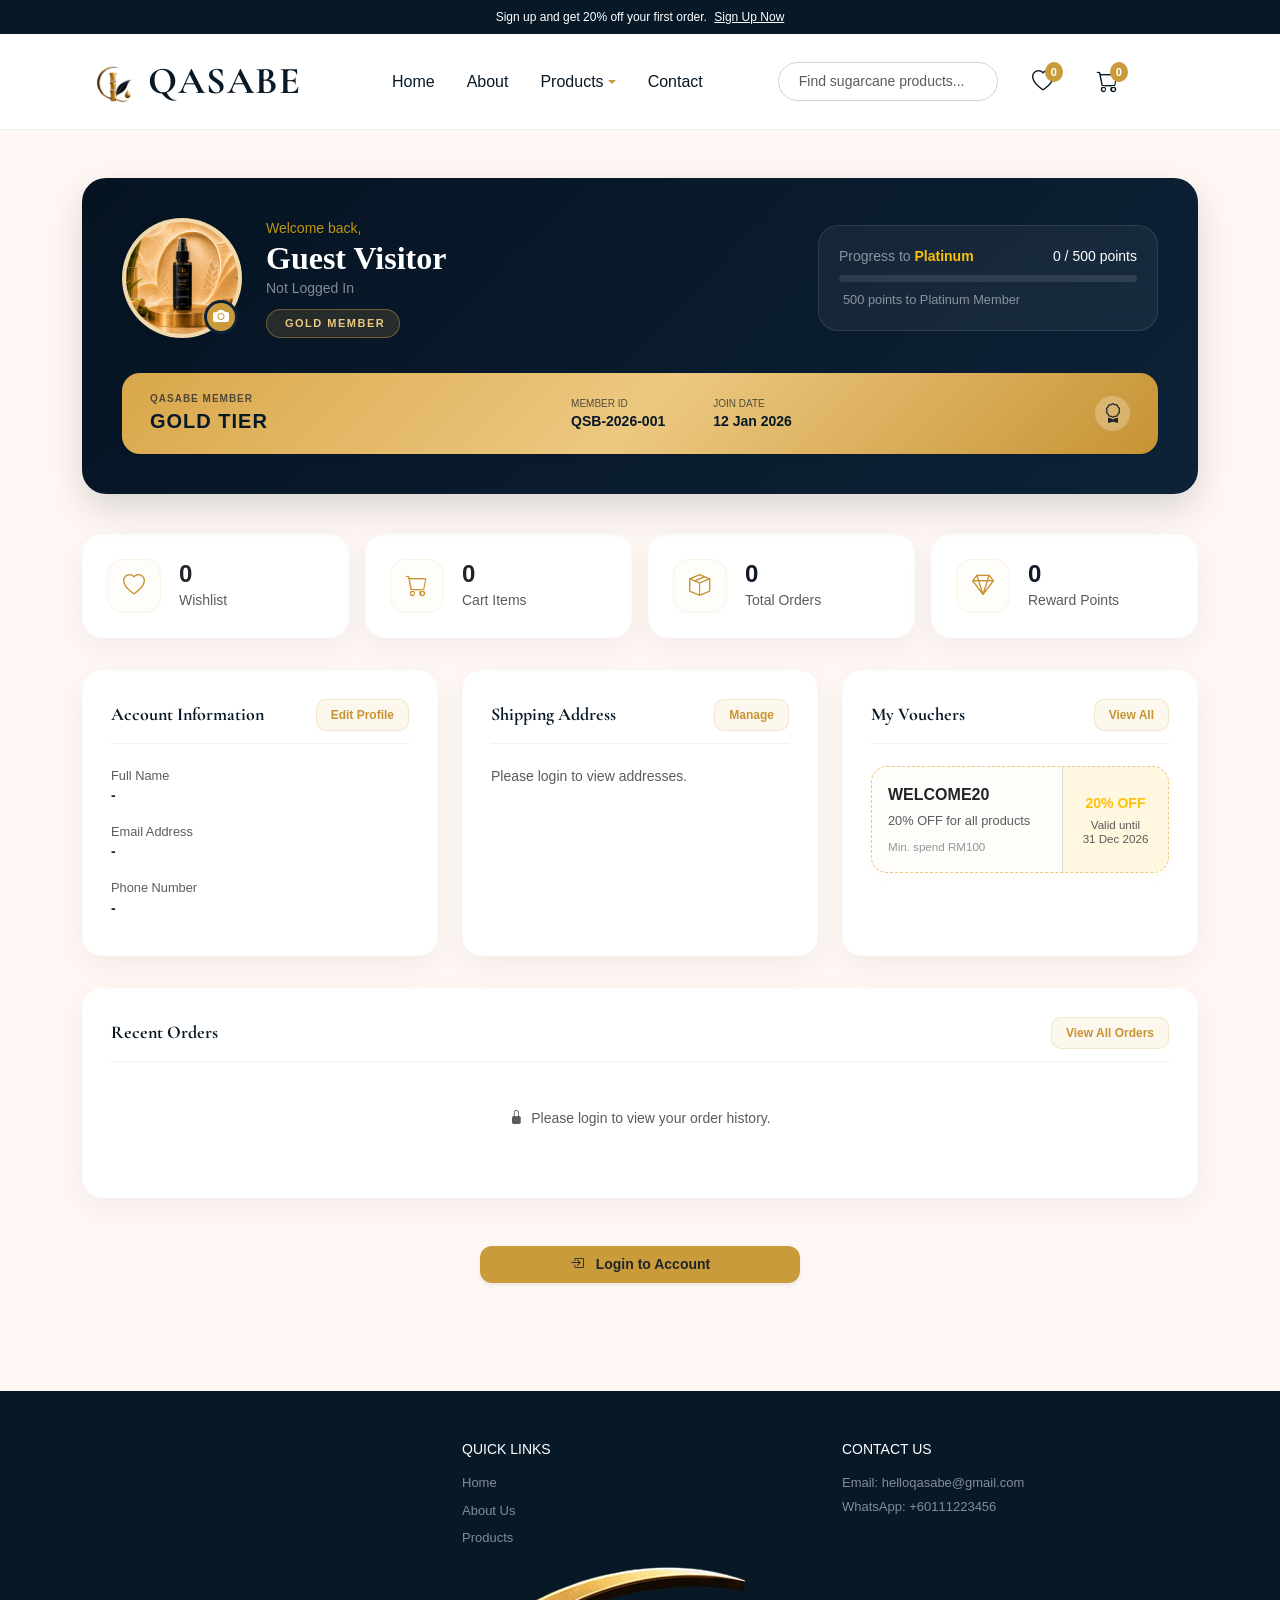
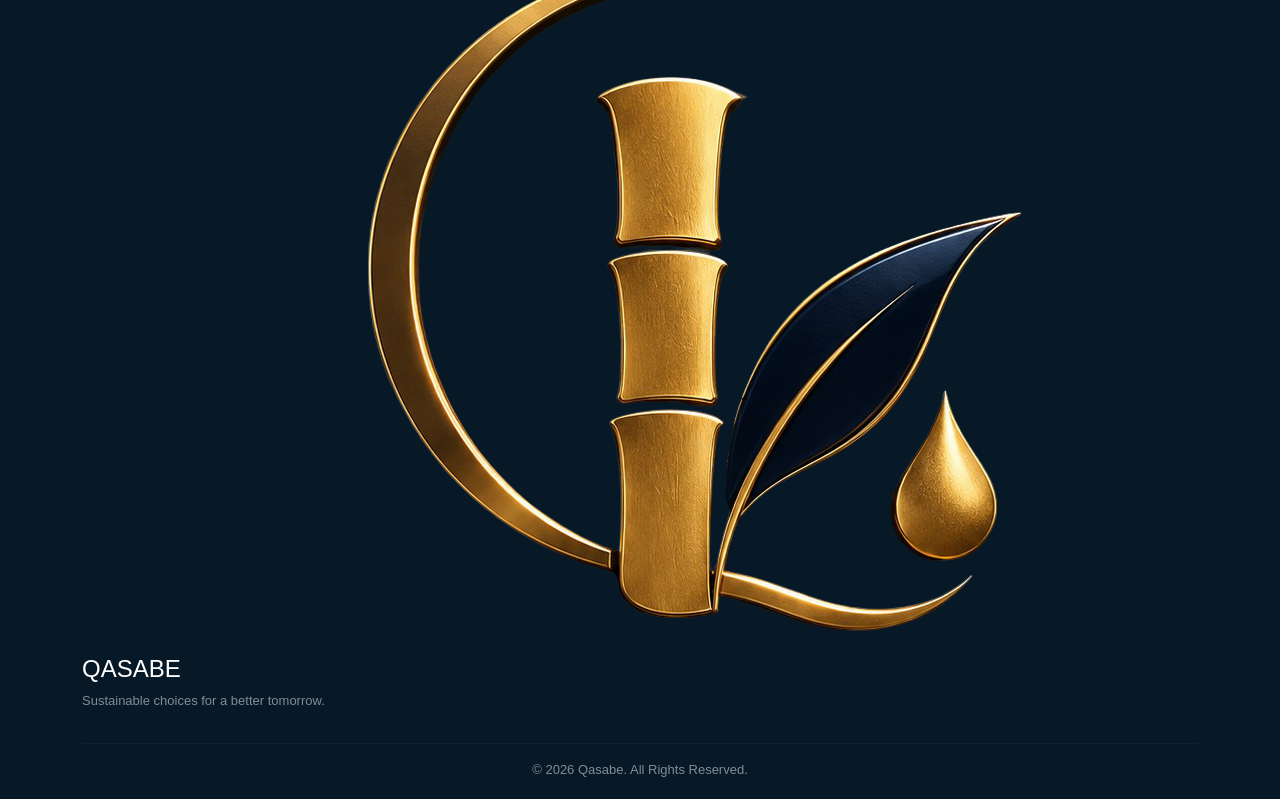
<file: profile.html>
<!DOCTYPE html>
<html lang="en">
<head>
  <meta charset="UTF-8">
  <meta name="viewport" content="width=device-width, initial-scale=1.0">
  <title>User Profile - Qasabe</title>
  <link href="https://cdn.jsdelivr.net/npm/bootstrap@5.3.3/dist/css/bootstrap.min.css" rel="stylesheet">
  <link href="https://cdn.jsdelivr.net/npm/bootstrap-icons@1.11.3/font/bootstrap-icons.css" rel="stylesheet">
  <link rel="preconnect" href="https://fonts.googleapis.com">
  <link rel="preconnect" href="https://fonts.gstatic.com" crossorigin>
  <link href="https://fonts.googleapis.com/css2?family=Cormorant+Garamond:ital,wght@0,500;0,600;0,700;1,400&family=Playfair+Display:ital,wght@0,600;1,400&family=Plus+Jakarta+Sans:wght@300;400;500;600;700&display=swap" rel="stylesheet">
  <style>
    :root {  
      --navy: #071827;  
      --cream: #fff7f3;   
      --gold: #c99b3b;  
      --gold-gradient: linear-gradient(135deg, #D9A74A 0%, #ECC880 50%, #C79334 100%);  
      --card-shadow: 0 10px 30px rgba(7, 24, 39, 0.05);
      --text: #111827;
    }
    body {  
      background: var(--cream);  
      font-family: Arial, sans-serif;
      color: var(--text);
    }
    h1, h2, h3 {  
      font-family: 'Cormorant Garamond', Georgia, serif;  
      font-weight: 700;
    }
    .fs-7 { font-size: 0.875rem !important; }
    .fs-8 { font-size: 0.8rem !important; }
    .fs-9 { font-size: 0.725rem !important; }
    
    .top-bar {  
      background: var(--navy);  
      color: white;  
      font-size: 12px;  
      padding: 8px;  
      text-align: center;
    }
    
    /* NAVBAR STYLES */
    .navbar {
      background: white;
      padding: 10px 0;
      border-bottom: 1px solid #eee;
    }
    .navbar-nav .nav-link {  
      color: var(--navy);  
      font-weight: 500;  
      font-size: 16px;  
      transition: .3s;
    }
    .dropdown-menu .dropdown-item:hover {  
      background-color: var(--gold);  
      color: white !important;  
      transition: 0.2s;
    }
    .dropdown-toggle::after {  
      vertical-align: middle;  
      color: var(--gold); 
    }
    .navbar-nav .nav-link:hover {  
      color: var(--gold);
    }
    .brand-logo {  
      display: flex;  
      align-items: center;  
      gap: 1px;  
      text-decoration: none;
    }
    .brand-logo img {  
      width: 65px;  
      height: 65px;  
      object-fit: contain;
    }
    .brand-logo span {  
      font-family: 'Cormorant Garamond', serif;  
      font-size: 38px;  
      font-weight: 700;  
      letter-spacing: 1px;  
      color: var(--navy);
    }

    /* SEARCH LOGIC */
    .search-container {
      position: relative;
      width: 100%;
    }
    .search-box-premium {
      border-radius: 50px !important;
      padding: 8px 20px;
      font-size: 14px;
      border: 1px solid #ced4da;
    }
    .suggestion-box {
      position: absolute;
      top: 100%;
      left: 0;
      width: 100%;
      background: white;
      border: 1px solid rgba(201,155,59,0.25);
      border-radius: 12px;
      box-shadow: 0 10px 25px rgba(7,24,39,0.08);
      z-index: 1050;
      max-height: 250px;
      overflow-y: auto;
      display: none;
      margin-top: 5px;
    }
    .suggestion-item {
      padding: 10px 15px;
      cursor: pointer;
      font-size: 14px;
      color: var(--navy);
      transition: background 0.2s;
      display: flex;
      align-items: center;
      gap: 12px;
      text-align: left;
    }
    .suggestion-item:hover {
      background: var(--cream);
      color: var(--gold);
    }
    .suggestion-item img {
      width: 35px;
      height: 35px;
      object-fit: contain;
      border-radius: 6px;
      background: #fff;
    }

    /* NAV ICONS */
    .nav-icons {  
      display: flex;  
      align-items: center;  
      gap: 15px;  
      margin-left: 20px;
    }
    .icon-btn {  
      width: 50px;  
      height: 50px;  
      border-radius: 50%;  
      display: flex;  
      align-items: center;  
      justify-content: center;  
      position: relative;  
      font-size: 22px;  
      text-decoration: none;  
      color: var(--navy);  
      transition: .3s;
      background: transparent;
    }
    .icon-btn:hover {  
      background: var(--gold);  
      color: white;  
      transform: translateY(-4px) scale(1.1);  
      box-shadow: 0 0 15px rgba(201,155,59,0.5);
    }
    .cart-count, .wishlist-count {  
      background: var(--gold);  
      color: white;  
      font-size: 11px;  
      border-radius: 50%;  
      padding: 2px 6px;  
      position: absolute;  
      top: 5px;  
      right: 5px;
      font-weight: 700;
    }

    /* Profile Banner */
    .profile-banner {  
      background: linear-gradient(135deg, #051321 0%, #0d2238 100%);  
      border-radius: 24px;  
      padding: 40px;  
      color: white;  
      position: relative;
      box-shadow: 0 15px 35px rgba(7,24,39,0.15) !important;
    }
    .profile-image-container {  
      width: 120px;  
      height: 120px;  
      border-radius: 50%;  
      border: 4px solid rgba(243, 198, 107, 0.5);  
      position: relative;  
      flex-shrink: 0;  
      background: #eee;
      box-shadow: 0 8px 20px rgba(0,0,0,0.2);
    }
    .profile-image-container img {  
      width: 100%;  
      height: 100%;  
      border-radius: 50%;  
      object-fit: cover;
    }
    .upload-avatar-overlay {  
      position: absolute;  
      bottom: 0;  
      right: 0;  
      background: var(--gold);  
      color: white;  
      width: 34px;  
      height: 34px;  
      border-radius: 50%;  
      display: flex;  
      align-items: center;  
      justify-content: center;  
      cursor: pointer;  
      border: 3px solid #0d2238;  
      transition: 0.2s;
    }
    .upload-avatar-overlay:hover {  
      background: white;  
      color: var(--navy);  
      transform: scale(1.1);
    }
    .gold-badge {  
      background: rgba(217, 167, 74, 0.15);  
      border: 1px solid rgba(217, 167, 74, 0.4);  
      color: #ECC880;  
      font-size: 11px;  
      font-weight: 700;  
      letter-spacing: 1.5px;  
      padding: 5px 14px;  
      border-radius: 30px;  
      display: inline-flex;  
      align-items: center;
    }
    .progress-box {  
      background: rgba(255, 255, 255, 0.05);  
      border: 1px solid rgba(255, 255, 255, 0.1);  
      border-radius: 20px;  
      padding: 20px;  
      max-width: 340px;  
      width: 100%;
      backdrop-filter: blur(10px);
    }
    .progress-bar-custom {  
      height: 7px;  
      background: rgba(255, 255, 255, 0.1);  
      border-radius: 10px;  
      overflow: hidden;
    }
    .progress-fill {  
      height: 100%;  
      background: linear-gradient(90deg, #D9A74A, #ECC880);  
    }
    .tier-float-bar {  
      background: var(--gold-gradient);  
      border-radius: 18px;  
      padding: 18px 28px;  
      color: #071827;  
      margin-top: 35px;
      box-shadow: 0 8px 25px rgba(201,155,59,0.25);
    }
    
    /* Stat Cards */
    .stat-card {  
      background: white;  
      border-radius: 20px;  
      padding: 24px;  
      box-shadow: var(--card-shadow);  
      display: flex;  
      align-items: center;  
      gap: 18px;  
      height: 100%;
      transition: 0.3s cubic-bezier(0.25, 0.8, 0.25, 1);
      border: 1px solid rgba(0,0,0,0.01);
    }
    .stat-card:hover {
      transform: translateY(-5px);
      box-shadow: 0 15px 35px rgba(7, 24, 39, 0.08);
      border-color: rgba(201,155,59,0.2);
    }
    .stat-icon {  
      width: 54px;  
      height: 54px;  
      background: #FFFDF9;  
      color: #C79334;  
      border-radius: 16px;  
      display: flex;  
      align-items: center;  
      justify-content: center;  
      font-size: 22px;  
      flex-shrink: 0;
      border: 1px solid rgba(201,155,59,0.1);
    }
    
    /* Content Cards */
    .content-card {  
      background: white;  
      border-radius: 20px;  
      padding: 28px;  
      box-shadow: var(--card-shadow);  
      display: flex;  
      flex-direction: column;  
      justify-content: space-between;  
      height: 100%;
      border: 1px solid rgba(0,0,0,0.01);
    }
    .card-header-flex {  
      display: flex;  
      justify-content: space-between;  
      align-items: center;  
      margin-bottom: 22px;
      border-bottom: 1px solid #f8f0ec;
      padding-bottom: 12px;
    }
    .card-header-flex h3 {  
      font-size: 18px;  
      font-weight: 700;  
      margin: 0;  
      display: flex;  
      align-items: center;  
      gap: 10px;
      color: var(--navy);
    }
    .btn-manage {  
      background: #fdf8ee;  
      border: 1px solid rgba(201,155,59,0.2);  
      padding: 6px 14px;  
      border-radius: 10px;  
      font-size: 12px;  
      color: #C79334;  
      font-weight: 600;  
      transition: all 0.2s ease;
    }
    .btn-manage:hover {  
      background: var(--gold);
      color: white;
      border-color: var(--gold);
    }
    .voucher-box {  
      background: #FFFDF9;  
      border: 1px dashed #ECC880;  
      border-radius: 16px;  
      display: flex;  
      align-items: stretch;  
      overflow: hidden;
      box-shadow: 0 4px 10px rgba(201,155,59,0.03);
    }
    
    footer {  
      background: var(--navy);  
      color: white;  
      padding: 50px 0 20px;  
      font-size: 13px;  
      margin-top: 60px;
    }
  </style>
</head>
<body>

<div class="top-bar">  
  Sign up and get 20% off your first order. <a href="index.html" class="text-white text-decoration-underline ms-1">Sign Up Now</a>
</div>

<nav class="navbar navbar-expand-lg">  
  <div class="container">    
    <a class="navbar-brand brand-logo" href="index.html">      
      <img src="images/logor.png" alt="QASABE Logo">      
      <span>QASABE</span>    
    </a>    
    <button class="navbar-toggler" data-bs-toggle="collapse" data-bs-target="#nav">      
      <span class="navbar-toggler-icon"></span>    
    </button>    
    <div class="collapse navbar-collapse" id="nav">      
      <ul class="navbar-nav mx-auto gap-3">        
        <li class="nav-item"><a class="nav-link" href="index.html">Home</a></li>        
        <li class="nav-item"><a class="nav-link" href="about-us.html">About</a></li>                
        <li class="nav-item dropdown">          
          <a class="nav-link dropdown-toggle" href="#" id="navbarDropdown" role="button" data-bs-toggle="dropdown" aria-expanded="false">Products</a>          
          <ul class="dropdown-menu border-0 shadow" aria-labelledby="navbarDropdown" style="background-color: var(--cream);">            
            <li><a class="dropdown-item py-2" href="Category.html?cat=food-beverages" style="color: var(--navy); font-weight: 500;">Food & Beverages</a></li>            
            <li><a class="dropdown-item py-2" href="Category.html?cat=health" style="color: var(--navy); font-weight: 500;">Health</a></li>            
            <li><a class="dropdown-item py-2" href="Category.html?cat=personal-care" style="color: var(--navy); font-weight: 500;">Personal Care & Wellness</a></li>            
            <li><a class="dropdown-item py-2" href="Category.html?cat=packaging" style="color: var(--navy); font-weight: 500;">Food Packaging & Containers</a></li>          
          </ul>        
        </li>                
        <li class="nav-item"><a class="nav-link" href="index.html#contact">Contact</a></li>      
      </ul>            
      
      <div class="d-none d-lg-block w-25">
        <div class="search-container">
          <input type="text" id="searchBar" class="form-control search-box-premium" placeholder="Find sugarcane products..." onkeypress="handleSearch(event)" oninput="showSuggestions(this.value)">
          <div id="suggestionBox" class="suggestion-box"></div>
        </div>
      </div>            
      
      <div class="nav-icons" id="navAuthContainer">        
        <a href="wishlist.html" class="icon-btn">          
          <i class="bi bi-heart"></i>          
          <span id="wishlistCount" class="wishlist-count">0</span>        
        </a>        
        <a href="cart.html" class="icon-btn">          
          <i class="bi bi-cart"></i>          
          <span id="cartCount" class="cart-count">0</span>        
        </a>        
        <a href="profile.html" class="icon-btn" id="profileHeaderBtn">          
          <i class="bi bi-person-circle-fill" style="color: var(--gold);"></i>        
        </a>      
      </div>    
    </div>  
  </div>
</nav>

<div class="container py-5">    
  <div class="profile-banner shadow-sm">    
    <div class="d-flex flex-column flex-md-row justify-content-between align-items-md-center gap-4">      
      <div class="d-flex align-items-center gap-4">        
        <div class="profile-image-container shadow-sm">          
          <img id="profilePreview" src="images/sleep-mist (L).png" alt="Profile">          
          <label for="avatarUploadInput" class="upload-avatar-overlay">            
            <i class="bi bi-camera-fill"></i>          
          </label>          
          <input type="file" id="avatarUploadInput" accept="image/*" class="d-none" onchange="handleAvatarUpload(event)">        
        </div>        
        <div>          
          <small class="text-warning fw-light d-block opacity-75 fs-7">Welcome back,</small>          
          <h2 id="userName" class="text-white m-0 fs-2" style="font-family: Georgia, serif;">Please Login</h2>          
          <small id="userEmail" class="text-white-50 d-block mb-2 fs-7">user@email.com</small>          
          <span class="gold-badge"><i class="bi bi-crown-fill me-1"></i> GOLD MEMBER</span>        
        </div>      
      </div>      
      <div class="progress-box">        
        <div class="d-flex justify-content-between text-white-50 fs-7 mb-2">          
          <span>Progress to <strong class="text-warning">Platinum</strong></span>          
          <span class="text-white fw-medium"><span id="userPointsText">0</span> / 500 points</span>        
        </div>        
        <div class="progress-bar-custom mb-2">          
          <div id="pointsProgressBar" class="progress-fill" style="width: 0%;"></div>        
        </div>        
        <small class="text-white-50 fs-8 d-block"><i class="bi bi-crown text-warning me-1"></i> <span id="pointsToNextTier">500</span> points to Platinum Member</small>      
      </div>    
    </div>        
    <div class="tier-float-bar d-flex flex-wrap justify-content-between align-items-center gap-3 shadow-sm">      
      <div>        
        <small class="text-uppercase fw-bold text-muted d-block" style="font-size: 10px; letter-spacing: 1px;">Qasabe Member</small>        
        <span class="fw-black text-uppercase tracking-wide fs-5" style="letter-spacing: 1px; font-weight: 800;">Gold Tier</span>      
      </div>      
      <div class="d-flex gap-5 fs-7">        
        <div>          
          <small class="text-muted text-uppercase d-block" style="font-size: 10px;">Member ID</small>          
          <strong id="memberIdText">QSB-2026-001</strong>        
        </div>        
        <div>          
          <small class="text-muted text-uppercase d-block" style="font-size: 10px;">Join Date</small>          
          <strong id="joinDateText">12 Jan 2026</strong>        
        </div>      
      </div>      
      <div class="bg-white bg-opacity-25 rounded-circle d-flex align-items-center justify-content-center" style="width: 35px; height: 35px;">        
        <i class="bi bi-award text-dark fs-5"></i>      
      </div>    
    </div>  
  </div>

  <div class="row g-3 mt-4">    
    <div class="col-6 col-md-3">      
      <a href="wishlist.html" class="text-decoration-none text-dark h-100 d-block">        
        <div class="stat-card">          
          <div class="stat-icon"><i class="bi bi-heart"></i></div>          
          <div>            
            <h4 id="wishlistTotal" class="m-0 fw-bold fs-4">0</h4>            
            <small class="text-muted fs-7">Wishlist</small>          
          </div>        
        </div>      
      </a>    
    </div>    
    <div class="col-6 col-md-3">      
      <a href="cart.html" class="text-decoration-none text-dark h-100 d-block">        
        <div class="stat-card">          
          <div class="stat-icon"><i class="bi bi-cart"></i></div>          
          <div>            
            <h4 id="cartTotal" class="m-0 fw-bold fs-4">0</h4>            
            <small class="text-muted fs-7">Cart Items</small>          
          </div>        
        </div>      
      </a>    
    </div>    
    <div class="col-6 col-md-3">      
      <div class="stat-card">        
        <div class="stat-icon"><i class="bi bi-box-seam"></i></div>        
        <div>          
          <h4 id="ordersTotalCount" class="m-0 fw-bold fs-4">0</h4>          
          <small class="text-muted fs-7">Total Orders</small>        
        </div>      
      </div>    
    </div>    
    <div class="col-6 col-md-3">      
      <div class="stat-card">        
        <div class="stat-icon"><i class="bi bi-gem"></i></div>        
        <div>          
          <h4 id="rewardPointsTotal" class="m-0 fw-bold fs-4">0</h4>          
          <small class="text-muted fs-7">Reward Points</small>        
        </div>      
      </div>    
    </div>  
  </div>

  <div class="row g-4 mt-2">    
    <div class="col-md-4">      
      <div class="content-card">        
        <div>          
          <div class="card-header-flex">            
            <h3>Account Information</h3>            
            <button class="btn-manage" data-bs-toggle="modal" data-bs-target="#editProfileModal">Edit Profile</button>          
          </div>          
          <div class="fs-7">            
            <div class="mb-3">              
              <span class="text-muted d-block fs-8">Full Name</span>              
              <strong id="fullName" class="text-dark">-</strong>            
            </div>            
            <div class="mb-3">              
              <span class="text-muted d-block fs-8">Email Address</span>              
              <strong id="fullEmail" class="text-dark">-</strong>            
            </div>            
            <div class="mb-2">              
              <span class="text-muted d-block fs-8">Phone Number</span>              
              <strong id="fullPhone" class="text-dark">-</strong>            
            </div>          
          </div>        
        </div>      
      </div>    
    </div>        
    <div class="col-md-4">      
      <div class="content-card">        
        <div>          
          <div class="card-header-flex">            
            <h3>Shipping Address</h3>            
            <button class="btn-manage" data-bs-toggle="modal" data-bs-target="#manageAddressesModal">Manage</button>          
          </div>          
          <div class="fs-7" id="profileAddressView">No addresses saved.</div>        
        </div>      
      </div>    
    </div>        
    <div class="col-md-4">      
      <div class="content-card">        
        <div>          
          <div class="card-header-flex">            
            <h3>My Vouchers</h3>            
            <button class="btn-manage" data-bs-toggle="modal" data-bs-target="#viewVouchersModal">View All</button>          
          </div>          
          <div class="voucher-box">            
            <div class="p-3 flex-grow-1 border-end border-secondary border-opacity-25 border-dashed">              
              <strong class="text-dark fs-6 d-block">WELCOME20</strong>              
              <small class="text-muted fs-8 d-block mt-1">20% OFF for all products</small>              
              <small class="text-secondary opacity-75 d-block mt-2 fs-9">Min. spend RM100</small>            
            </div>            
            <div class="p-3 text-center d-flex flex-column justify-content-center bg-warning bg-opacity-10" style="width: 105px; flex-shrink: 0;">              
              <span class="fw-bold text-warning fs-7 d-block">20% OFF</span>              
              <span class="text-muted mt-1 d-block fs-9" style="line-height: 1.2;">Valid until<br>31 Dec 2026</span>            
            </div>          
          </div>        
        </div>      
      </div>    
    </div>  
  </div>

  <div class="row g-4 mt-2">    
    <div class="col-12">      
      <div class="content-card">        
        <div>          
          <div class="card-header-flex">            
            <h3>Recent Orders</h3>            
            <button class="btn-manage" onclick="alert('Order tracking list is fully operational.')">View All Orders</button>          
          </div>          
          <div id="recentOrdersList"></div>        
        </div>      
      </div>    
    </div>  
  </div>

  <div class="text-center mt-5" id="authBtnContainer">    
  </div>
</div>

<!-- Edit Profile Modal -->
<div class="modal fade" id="editProfileModal">    
  <div class="modal-dialog modal-dialog-centered">        
    <div class="modal-content" style="border-radius: 16px;">            
      <div class="modal-header border-0 pb-0">                
        <h5 class="fw-bold fs-6">Edit Profile</h5>                
        <button class="btn-close" data-bs-dismiss="modal"></button>            
      </div>            
      <div class="modal-body">                
        <div class="mb-3">                  
          <label class="form-label fs-8 text-muted">Full Name</label>                  
          <input type="text" id="editName" class="form-control form-control-sm rounded-3">                
        </div>                
        <div class="mb-3">                  
          <label class="form-label fs-8 text-muted">Email</label>                  
          <input type="email" id="editEmail" class="form-control form-control-sm rounded-3">                
        </div>                
        <div>                  
          <label class="form-label fs-8 text-muted">Phone Number</label>                  
          <input type="text" id="editPhone" class="form-control form-control-sm rounded-3">                
        </div>            
      </div>            
      <div class="modal-footer border-0 pt-0">                
        <button class="btn btn-dark btn-sm rounded-3 w-100 py-2 fw-semibold" style="background: var(--navy);" onclick="saveProfile()">Save Changes</button>            
      </div>        
    </div>    
  </div>
</div>

<!-- Manage Addresses Modal -->
<div class="modal fade" id="manageAddressesModal" tabindex="-1">  
  <div class="modal-dialog modal-dialog-centered modal-md">    
    <div class="modal-content border-0 shadow" style="border-radius: 16px;">      
      <div class="modal-header border-0 pb-0">        
        <h5 class="fw-bold fs-6 text-dark"><i class="bi bi-geo-alt-fill text-warning me-2"></i>Manage Addresses</h5>        
        <button type="button" class="btn-close" data-bs-dismiss="modal"></button>      
      </div>      
      <div class="modal-body">        
        <form id="newAddressForm" class="bg-light p-3 rounded-3 mb-4" onsubmit="event.preventDefault(); addNewAddress();">          
          <h6 class="fw-bold fs-7 mb-2 text-dark">Add New Address</h6>          
          <div class="row g-2">            
            <div class="col-6 mb-2">              
              <label class="form-label fs-9 text-muted mb-1">Label (e.g., Home, Office)</label>              
              <input type="text" id="addLabel" class="form-control form-control-sm rounded-3" placeholder="Home Address" required>            
            </div>            
            <div class="col-6 mb-2">              
              <label class="form-label fs-9 text-muted mb-1">Recipient Name</label>              
              <input type="text" id="addName" class="form-control form-control-sm rounded-3" placeholder="Recipient Name" required>            
            </div>          
          </div>          
          <div class="mb-2">            
            <label class="form-label fs-9 text-muted mb-1">Full Address Details</label>            
            <textarea id="addDetails" class="form-control form-control-sm rounded-3" rows="2" placeholder="No. 23, Jalan Mawar 2, Taman Setia Indah, 81300 Skudai, Johor" required></textarea>          
          </div>          
          <div class="row g-2 align-items-end">            
            <div class="col-8">              
              <label class="form-label fs-9 text-muted mb-1">Phone Number</label>              
              <input type="text" id="addPhone" class="form-control form-control-sm rounded-3" placeholder="012-345 6789" required>            
            </div>            
            <div class="col-4">              
              <button type="submit" class="btn btn-sm btn-dark rounded-3 w-100 py-2 fw-semibold fs-8" style="background: var(--navy);">Save Address</button>            
            </div>          
          </div>        
        </form>        
        <h6 class="fw-bold fs-7 mb-2 text-dark">Saved Addresses</h6>        
        <div id="modalAddressesContainer" style="max-height: 250px; overflow-y: auto; padding-right: 5px;"></div>      
      </div>    
    </div>  
  </div>
</div>

<!-- 🔥 INTERAKTIF MODAL DRAWER VOUCHERS BARU 🔥 -->
<div class="modal fade" id="viewVouchersModal" tabindex="-1">
  <div class="modal-dialog modal-dialog-centered modal-md">
    <div class="modal-content border-0 shadow" style="border-radius: 20px;">
      <div class="modal-header border-0 pb-0">
        <h5 class="fw-bold fs-6 text-dark"><i class="bi bi-ticket-perforated-fill text-warning me-2"></i>My Available Vouchers</h5>
        <button type="button" class="btn-close" data-bs-dismiss="modal"></button>
      </div>
      <div class="modal-body" style="max-height: 450px; overflow-y: auto;">
        <div class="d-flex flex-column gap-3" id="vouchersModalListContainer">
          <!-- Senarai Baucar Di-render Menggunakan JavaScript Dinamik -->
        </div>
      </div>
    </div>
  </div>
</div>

<footer>  
  <div class="container">    
    <div class="row gy-4 text-start">
      <div class="col-md-4">
        <div class="footer-brand">
          <img src="images/logor.png" alt="QASABE Logo">
          <h4>QASABE</h4>
        </div>
        <p class="text-white-50">Sustainable choices for a better tomorrow.</p>
      </div>
      <div class="col-md-4">
        <h5 class="text-uppercase tracking-wider text-white mb-3" style="font-size:14px;">Quick Links</h5>
        <a href="index.html" class="text-white-50 d-block mb-2 text-decoration-none">Home</a>
        <a href="about-us.html" class="text-white-50 d-block mb-2 text-decoration-none">About Us</a>
        <a href="Category.html" class="text-white-50 d-block mb-2 text-decoration-none">Products</a>
      </div>
      <div class="col-md-4">
        <h5 class="text-uppercase tracking-wider text-white mb-3" style="font-size:14px;">Contact Us</h5>
        <p class="text-white-50 mb-1">Email: helloqasabe@gmail.com</p>
        <p class="text-white-50">WhatsApp: +60111223456</p>
      </div>
    </div>
    <hr style="border-color: rgba(255,255,255,0.15)">
    <p class="text-center mb-0 text-white-50">©️ 2026 Qasabe. All Rights Reserved.</p>  
  </div>
</footer>

<script src="https://cdn.jsdelivr.net/npm/bootstrap@5.3.3/dist/js/bootstrap.bundle.min.js"></script>
<script>
const products = {
  "juice": { name:"QASABE Refresh Juice | Cold-Pressed Sugarcane Beverage", price:8.90, image:"images/drink (L).jpeg" },
  "energy-snack": { name:"QASABE Sugarcane Energy Snack | Natural Quick Energy", price:19.90, image:"images/energy snack (L).png" },
  "herbal-drink": { name:"QASABE Herbal Drink | Traditional Wellness Beverage", price:33.90, image:"images/herbal drink (L).png" },
  "organic-cube": { name:"QASABE Sugarcane Cube | Natural Cane Sweetener", price:14.90, image:"images/sugarcube (L).png" },
  "liquid-drop": { name:"QASABE Liquid Sweetener Drops | Natural Sugarcane Extract", price:16.90, image:"images/liquid drop (L).jpeg" },
  "sleep-mist": { name:"QASABE Sleep Mist | Relaxing Aromatherapy Spray", price:24.90, image:"images/sleep-mist (L).png" },
  "aha-toner": { name:"QASABE AHA Toner | Gentle Exfoliating Toner", price:26.90, image:"images/AHA toner (L).png" },
  "shampoo": { name:"QASABE Nourishing Shampoo | Sugarcane Hair Care", price:49.00, image:"images/shampoo (L).png" },
  "body-scrub": { name:"QASABE Body Scrub | Natural Sugarcane Exfoliator", price:28.90, image:"images/bscrub (L).jpeg" },
  "bagasse-packaging": { name: "QASABE Eco Bagasse Packaging | Sustainable Container", price: 7.90, image: "images/packaging (L).png" }
};

const availableProducts = [
  { id: "aha-toner", name: "Sugarcane Glow Toner", img: "images/AHA toner (L).png" },
  { id: "sleep-mist", name: "Sugarcane Sleep Mist", img: "images/sleep-mist (L).png" },
  { id: "energy-snack", name: "Sugarcane Energy Snack", img: "images/energy snack (L).png" },
  { id: "juice", name: "QASABE Refresh Juice | Cold-Pressed Sugarcane Beverage", img: "images/drink (L).jpeg" },
  { id: "herbal-drink", name: "QASABE Herbal Drink | Traditional Wellness Beverage", img: "images/herbal drink (L).png" },
  { id: "organic-cube", name: "QASABE Sugarcane Cube | Natural Cane Sweetener", img: "images/sugarcube (L).png" },
  { id: "liquid-drop", name: "QASABE Liquid Sweetener Drops | Natural Extract", img: "images/liquid drop (L).jpeg" },
  { id: "shampoo", name: "QASABE Nourishing Shampoo | Sugarcane Hair Care", img: "images/shampoo (L).png" },
  { id: "body-scrub", name: "QASABE Body Scrub | Natural Sugarcane Exfoliator", img: "images/bscrub (L).jpeg" },
  { id: "bagasse-packaging", name: "QASABE Eco Bagasse Packaging | Sustainable Food Container", img: "images/packaging (L).png" }
];

// DATA LIST KUMPULAN VOUCHER NAKAL
const activeVouchers = [
  { code: "WELCOME20", title: "20% OFF for all products", desc: "Min. spend RM100", value: "20% OFF", expiry: "31 Dec 2026" },
  { code: "QASABEFREESHIP", title: "Free Shipping discount", desc: "Min. spend RM40", value: "FREE SHIP", expiry: "30 Nov 2026" },
  { code: "TEBUCRAZE5", title: "RM5 Cash Rebate on juice items", desc: "No minimum spend", value: "RM 5.00", expiry: "15 Oct 2026" },
  { code: "PLATINUM30", title: "Exclusive 30% Tier Reward", desc: "Min. spend RM150", value: "30% OFF", expiry: "31 Dec 2026" }
];

const isLogged = (localStorage.getItem("customerAccount") !== null || localStorage.getItem("userProfile") !== null);
let user = JSON.parse(localStorage.getItem("customerAccount")) || JSON.parse(localStorage.getItem("userProfile"));

if (!user) {
  user = { name: "Guest Visitor", email: "Not Logged In", phone: "-", points: 0, avatar: "" };
}

let cart = isLogged ? (JSON.parse(localStorage.getItem("cart")) || []) : [];
let wishlist = isLogged ? (JSON.parse(localStorage.getItem("wishlist")) || []) : [];

function showSuggestions(val) {
  const box = document.getElementById("suggestionBox");
  if (!val || !val.trim()) {
    box.style.display = "none";
    return;
  }
  const query = val.toLowerCase();
  const matches = availableProducts.filter(p => p.name.toLowerCase().includes(query));
  if (matches.length === 0) {
    box.style.display = "none";
    return;
  }
  box.innerHTML = matches.map(p => `
    <div class="suggestion-item" onclick="selectSuggestion('${p.id}', '${p.name}')">
      <img src="${p.img}" alt="${p.name}">
      <span>${p.name}</span>
    </div>
  `).join("");
  box.style.display = "block";
}

function selectSuggestion(id, name) {
  document.getElementById("searchBar").value = name;
  document.getElementById("suggestionBox").style.display = "none";
  window.location.href = `product-detail.html?id=${id}`;
}

function handleSearch(event) {  
  if (event.key === "Enter") {    
    let query = event.target.value.trim();    
    if (query !== "") {      
      const exactMatch = availableProducts.find(p => p.name.toLowerCase() === query.toLowerCase());
      if(exactMatch) {
         window.location.href = `product-detail.html?id=${exactMatch.id}`;
      } else {
         window.location.href = `Category.html?search=${encodeURIComponent(query)}`;
      }
    }  
  }
}

document.addEventListener("click", function(e) {
  const box = document.getElementById("suggestionBox");
  const searchBar = document.getElementById("searchBar");
  if (box && e.target !== searchBar && !box.contains(e.target)) {
    box.style.display = "none";
  }
});

//GANTIKAN FUNGSI syncUserPoints() DI DALAM profile.html DENGAN KOD INI:
function syncUserPoints() {
  // Membaca variable points daripada storan customerAccount secara seragam
  const points = isLogged ? Number(user.points || 0) : 0; 
  const nextTierPoints = 500;
  const remainingPoints = Math.max(0, nextTierPoints - points);
  const progressPercent = Math.min(100, (points / nextTierPoints) * 100);

  if (document.getElementById("userPointsText")) document.getElementById("userPointsText").innerText = points;
  if (document.getElementById("rewardPointsTotal")) document.getElementById("rewardPointsTotal").innerText = points;
  if (document.getElementById("pointsProgressBar")) document.getElementById("pointsProgressBar").style.width = progressPercent + "%";
  if (document.getElementById("pointsToNextTier")) document.getElementById("pointsToNextTier").innerText = remainingPoints;
}

function updateCounts(){  
  const totalQty = cart.reduce((sum, item) => sum + (Number(item.qty) || 0), 0);  
  if(document.getElementById("cartCount")) document.getElementById("cartCount").innerText = totalQty;  
  if(document.getElementById("wishlistCount")) document.getElementById("wishlistCount").innerText = wishlist.length;    
  if(document.getElementById("cartTotal")) document.getElementById("cartTotal").innerText = totalQty;  
  if(document.getElementById("wishlistTotal")) document.getElementById("wishlistTotal").innerText = wishlist.length;
}

function handleAvatarUpload(event) {  
  if (!isLogged) { alert("Please login to upload an avatar."); return; }
  const file = event.target.files[0];  
  if (!file) return;  
  const reader = new FileReader();  
  reader.onload = function(e) {    
    user.avatar = reader.result;    
    localStorage.setItem("customerAccount", JSON.stringify(user));    
    document.getElementById("profilePreview").src = reader.result;  
  };  
  reader.readAsDataURL(file);
}

const editModalEl = document.getElementById('editProfileModal');
if(editModalEl) {
  editModalEl.addEventListener('show.bs.modal', function (event) {
    if (!isLogged) { alert("Please login to edit profile."); event.preventDefault(); return; }
    document.getElementById("editName").value = (user.name !== "Guest Visitor") ? user.name : "";
    document.getElementById("editEmail").value = (user.email !== "Not Logged In") ? user.email : "";
    document.getElementById("editPhone").value = (user.phone !== "-") ? user.phone : "";
  });
}

function saveProfile(){    
  user.name = document.getElementById("editName").value;    
  user.email = document.getElementById("editEmail").value;    
  user.phone = document.getElementById("editPhone").value;    
  localStorage.setItem("customerAccount", JSON.stringify(user));        
  location.reload();
}

function logout(){    
  localStorage.removeItem("customerAccount"); 
  localStorage.removeItem("userProfile"); 
  window.location.href = "profile.html"; 
}

function renderAuthButton() {
  const container = document.getElementById("authBtnContainer");
  if (!container) return;
  if (isLogged) {
    container.innerHTML = `<button class="btn btn-outline-danger px-5 py-2 fs-7 fw-semibold shadow-sm" style="border-radius: 12px; max-width: 320px; width:100%;" onclick="logout()"><i class="bi bi-box-arrow-right me-2"></i> Logout Account</button>`;
  } else {
    container.innerHTML = `<a href="login.html" class="btn btn-warning px-5 py-2 fs-7 fw-semibold shadow-sm text-dark" style="border-radius: 12px; max-width: 320px; width:100%; background: var(--gold); border: none;"><i class="bi bi-box-arrow-in-right me-2"></i> Login to Account</a>`;
  }
}

// ADDRESS LOGIC
let addresses = isLogged ? (JSON.parse(localStorage.getItem("userAddresses")) || []) : [];
function renderAddresses() {  
  const profileView = document.getElementById("profileAddressView");  
  const modalContainer = document.getElementById("modalAddressesContainer");    
  if (!profileView || !modalContainer) return;  

  if (!isLogged) {
    profileView.innerHTML = `<p class="text-muted fs-7 m-0">Please login to view addresses.</p>`;
    modalContainer.innerHTML = `<p class="text-muted fs-8 text-center py-3">Please login to view addresses.</p>`;
    return;
  }

  localStorage.setItem("userAddresses", JSON.stringify(addresses));  
  const defaultAddress = addresses.find(addr => addr.isDefault) || addresses[0];  

  if (defaultAddress) {    
    profileView.innerHTML = `      
      <div class="d-flex align-items-center gap-2 mb-2">        
        <strong class="text-dark fs-7">${defaultAddress.label}</strong>        
        <span class="badge bg-warning text-dark fs-9 px-2">Default</span>      
      </div>      
      <p class="text-muted m-0 lh-base fs-7">${defaultAddress.address}</p>      
      <strong class="d-block mt-2 text-dark fs-7">${defaultAddress.phone}</strong>    
    `;  
  } else {    
    profileView.innerHTML = `<p class="text-muted fs-7 m-0">No address saved.</p>`;
  }  

  if (addresses.length === 0) {    
    modalContainer.innerHTML = `<p class="text-muted fs-8 text-center py-3">No shipping address recorded yet.</p>`;    
    return;  
  }  

  modalContainer.innerHTML = addresses.map(addr => `    
   <div class="p-3 mb-2 rounded-3 border ${addr.isDefault ? 'border-warning bg-light bg-opacity-50' : 'border-light-subtle'}" style="background: #fafafa;">      
     <div class="d-flex align-items-center justify-content-between mb-1">        
       <div class="d-flex align-items-center gap-2">          
         <strong class="fs-7 text-dark">${addr.label}</strong>          
         ${addr.isDefault ? '<span class="badge bg-warning text-dark px-2 py-0 fs-9">Default</span>' : ''}        
       </div>        
       <span class="text-muted fs-8 fw-medium">${addr.fullname}</span>      
     </div>      
     <p class="text-muted fs-8 mb-1 lh-sm">${addr.address}</p>      
     <div class="d-flex align-items-center justify-content-between mt-2 pt-2 border-top border-light">        
       <small class="fw-bold fs-8 text-dark"><i class="bi bi-telephone me-1 text-muted"></i>${addr.phone}</small>        
       <div class="d-flex gap-1">          
         ${!addr.isDefault ? `<button class="btn btn-xs btn-outline-dark py-0 px-2 rounded-2 fs-9" onclick="setDefault(${addr.id})">Set Default</button>` : ''}          
         <button class="btn btn-xs btn-outline-danger py-0 px-2 rounded-2 fs-9" onclick="deleteAddress(${addr.id})"><i class="bi bi-trash"></i></button>        
       </div>      
     </div>    
   </div>  `).join("");
}

function addNewAddress() {  
  if (!isLogged) return;
  const label = document.getElementById("addLabel").value.trim();  
  const name = document.getElementById("addName").value.trim();  
  const details = document.getElementById("addDetails").value.trim();  
  const phone = document.getElementById("addPhone").value.trim();    
  if(!label || !name || !details || !phone) return;  

  const isFirst = addresses.length === 0;  
  addresses.push({ id: Date.now(), label: label, fullname: name, address: details, phone: phone, isDefault: isFirst });  
  renderAddresses();  
  document.getElementById("newAddressForm").reset();
}

function setDefault(id) {  
  if (!isLogged) return;
  addresses.forEach(addr => addr.isDefault = (addr.id === id));  
  renderAddresses();
}

function deleteAddress(id) {
  if (!isLogged) return;
  addresses = addresses.filter(addr => addr.id !== id);
  renderAddresses();
}

// FUNGSI COPY VOUCHER CODE
function copyVoucherCode(code) {
  navigator.clipboard.writeText(code).then(() => {
    alert(`Voucher code "${code}" copied successfully!`);
  }).catch(() => {
    alert("Failed to copy code.");
  });
}

// RENDER ALL VOUCHERS KE DALAM MODAL INTERAKTIF
function renderVouchersList() {
  const container = document.getElementById("vouchersModalListContainer");
  if (!container) return;

  if (!isLogged) {
    container.innerHTML = `<p class="text-muted text-center py-3 fs-7">Please login to view active store vouchers.</p>`;
    return;
  }

  container.innerHTML = activeVouchers.map(v => `
    <div class="voucher-box w-100 mb-2">            
      <div class="p-3 flex-grow-1 border-end border-secondary border-opacity-25 border-dashed">              
        <div class="d-flex align-items-center gap-2">
          <strong class="text-dark fs-6">${v.code}</strong>
          <button class="btn btn-xs btn-outline-warning py-0 px-2 rounded-2 text-dark fs-9 fw-semibold" onclick="copyVoucherCode('${v.code}')"><i class="bi bi-copy me-1"></i>Copy</button>
        </div>              
        <small class="text-muted fs-8 d-block mt-1">${v.title}</small>              
        <small class="text-secondary opacity-75 d-block mt-1 fs-9">${v.desc}</small>            
      </div>            
      <div class="p-3 text-center d-flex flex-column justify-content-center bg-warning bg-opacity-10" style="width: 115px; flex-shrink: 0;">              
        <span class="fw-bold text-warning fs-7 d-block">${v.value}</span>              
        <span class="text-muted mt-1 d-block fs-9" style="line-height: 1.2;">Until<br>${v.expiry}</span>            
      </div>          
    </div>
  `).join("");
}

// RECENT ORDERS LOGIC
function loadRecentOrders() {    
  let ordersContainer = document.getElementById("recentOrdersList");    
  let ordersTotalCount = document.getElementById("ordersTotalCount");    

  if (!isLogged) {
    if (ordersTotalCount) ordersTotalCount.innerText = "0";
    if (ordersContainer) ordersContainer.innerHTML = `<p class="text-muted text-center py-4 fs-7"><i class="bi bi-lock-fill me-1"></i> Please login to view your order history.</p>`;
    return;
  }

  let orders = JSON.parse(localStorage.getItem("recentOrders")) || [];    
  orders = orders.filter(order => Number(order.total || order.totalPrice || 0) > 0);
  if (ordersTotalCount) ordersTotalCount.innerText = orders.length;     

  if (orders.length === 0) {
    if(ordersContainer) ordersContainer.innerHTML = `<p class="text-muted text-center py-4 fs-7"><i class="bi bi-inbox me-1"></i> No recent order history found.</p>`;
    return;
  }

  if (ordersContainer) {
    ordersContainer.innerHTML = orders.map(order => {
      const itemsList = order.items || [];
      const orderTotal = Number(order.total || order.totalPrice || 0).toFixed(2);
      const orderId = order.id || order.orderId || "QSB-ORDER";
      const orderDate = order.date || order.orderDate || "";
      
      return `
        <div class="p-3 mb-3 rounded-3 border border-light-subtle bg-light bg-opacity-50">
          <div class="d-flex justify-content-between align-items-center mb-2 pb-2 border-bottom">
            <div>
              <a href="delivery-status.html?orderId=${encodeURIComponent(orderId)}" class="badge bg-navy fs-9 text-decoration-none text-warning" style="cursor: pointer; background: var(--navy);">
                Order ID: ${orderId} <i class="bi bi-geo-alt-fill ms-1 text-warning"></i> Track
              </a>
              <small class="text-muted ms-2">${orderDate}</small>
            </div>
            <strong class="text-navy" style="color: var(--gold);">RM ${orderTotal}</strong>
          </div>
          <div>
            ${itemsList.map(item => {
              const prodName = item.name || item.title || item.productName || "Sugarcane Product";
              const prodQty = item.qty || item.quantity || 1;
              let matchingProd = products[item.id] || products[item.id?.toLowerCase()] || {};
              let finalPrice = Number(item.price) > 0 ? Number(item.price) : Number(matchingProd.price || 0);

              return `
                <div class="d-flex justify-content-between align-items-center fs-7 mb-1">
                  <span class="text-dark"><i class="bi bi-check-circle-fill text-success me-2"></i>${prodName} <small class="text-muted">x${prodQty}</small></span>
                  <span class="text-muted fw-bold">RM ${(finalPrice * prodQty).toFixed(2)}</span>
                </div>
              `;
            }).join('')}
          </div>
        </div>
      `;
    }).join('');
  }
}

//CARI FUNGSI WINDOW.ONLOAD DI PALING BAWAH FAIL profile.html DAN PASTIKAN KODNYA MENJADI SEPERTI INI:
window.onload = function() {
  // Logik Kawalan Sembunyikan Header Promo Top-Bar Jika Log Masuk
  const topBar = document.querySelector(".top-bar");
  if (topBar) {
    if (isLogged) {
      topBar.style.display = "none"; // Padam terus jika dah login
    } else {
      topBar.style.display = "block"; // Kekalkan paparan jika belum login
    }
  }

  if(!isLogged) {
    document.getElementById("userName").innerText = "Guest Visitor";
    document.getElementById("userEmail").innerText = "Not Logged In";
    document.getElementById("fullName").innerText = "-";
    document.getElementById("fullEmail").innerText = "-";
    document.getElementById("fullPhone").innerText = "-";
  } else {
    if(user.name || user.username) document.getElementById("userName").innerText = user.name || user.username;
    if(user.email) document.getElementById("userEmail").innerText = user.email;
    if(user.name || user.username) document.getElementById("fullName").innerText = user.name || user.username;
    if(user.email) document.getElementById("fullEmail").innerText = user.email;
    if(user.phone) document.getElementById("fullPhone").innerText = user.phone;
    if(user.avatar) document.getElementById("profilePreview").src = user.avatar;
  }
  
  syncUserPoints();
  renderAuthButton();
  updateCounts();
  renderAddresses();
  loadRecentOrders();
  renderVouchersList();
};
</script>
</body>
</html>
</file>
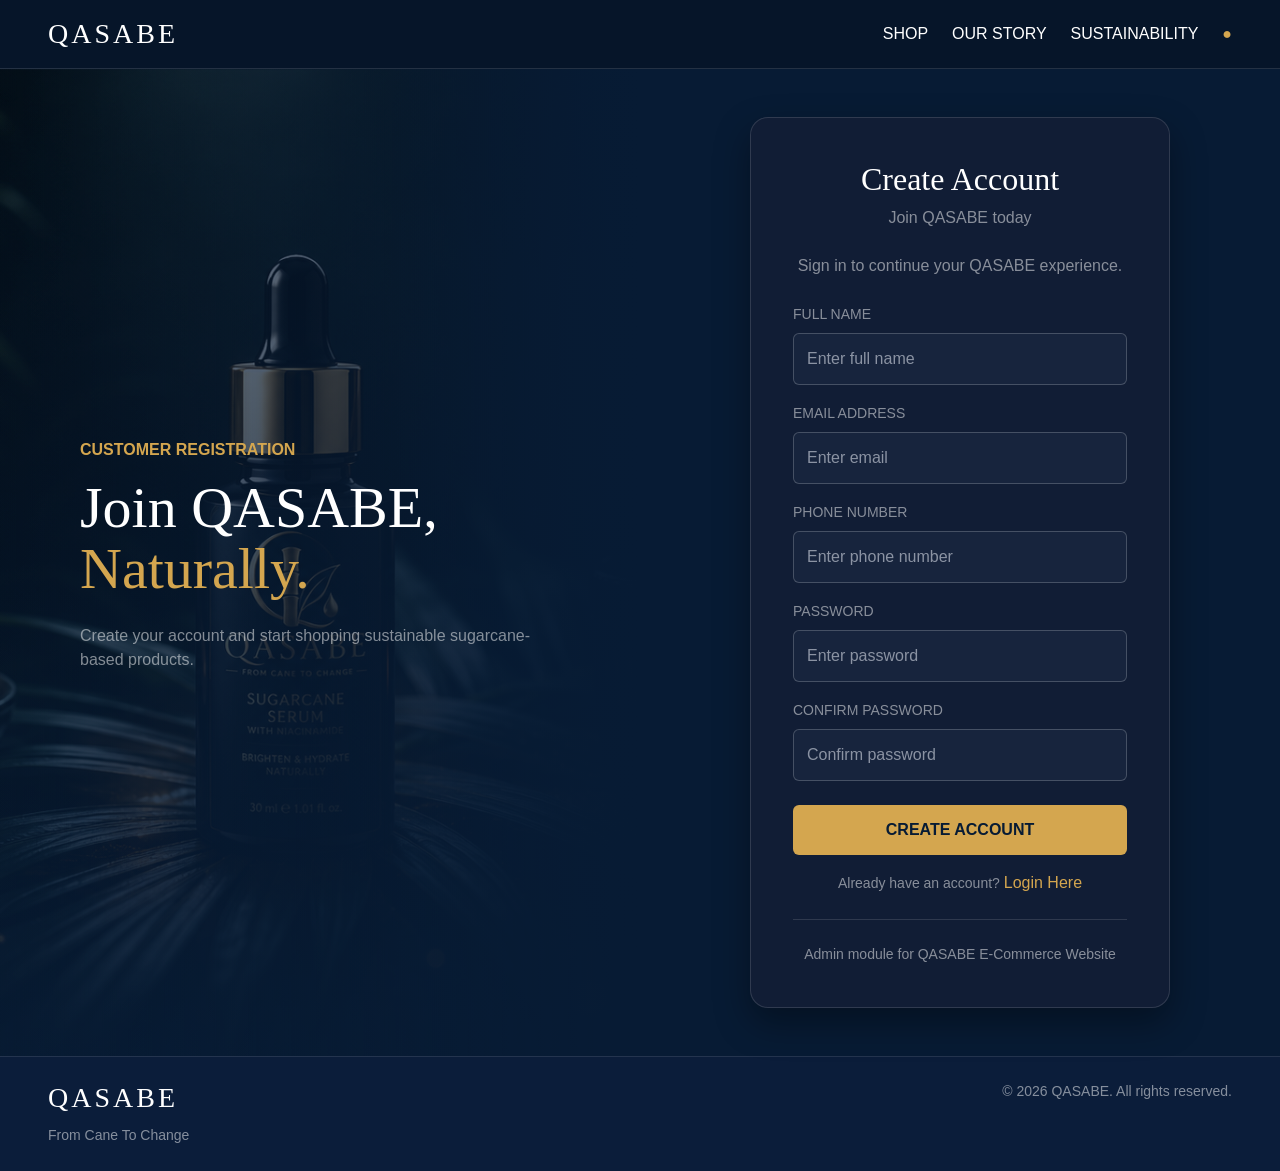
<file: register.html>
<!DOCTYPE html>
<html lang="en">
<head>
<meta charset="UTF-8">
<meta name="viewport" content="width=device-width, initial-scale=1.0">

<title>QASABE Admin Login</title>

<link href="https://cdn.jsdelivr.net/npm/bootstrap@5.3.7/dist/css/bootstrap.min.css" rel="stylesheet">

<style>
body{
    background:#071B34;
    color:white;
    font-family:Arial, sans-serif;
}

.navbar-custom{
    background:#061529;
    border-bottom:1px solid rgba(255,255,255,0.12);
}

.logo{
    color:white;
    font-family:Georgia, serif;
    letter-spacing:3px;
    font-size:28px;
}

.gold{
    color:#D4A64F;
}

.hero{
    min-height:100vh;
}

.left-panel{
    position:relative;
    overflow:hidden;

    background:
    linear-gradient(
    to right,
    rgba(7,27,52,0.2),
    rgba(7,27,52,0.9)
    ),
    linear-gradient(
    to bottom,
    rgba(7,27,52,0.2),
    rgba(7,27,52,0.95)
    ),
    url("images/login.png");

    background-size:cover;
    background-position:center;

    min-height:90vh;

    display:flex;
    align-items:center;

    padding:80px;
}

.left-panel::after{
    content:'';

    position:absolute;

    top:0;
    right:0;

    width:250px;
    height:100%;

    background:linear-gradient(
    to right,
    transparent,
    #071B34
    );
}

.left-panel div{
    position:relative;
    z-index:2;
}


.left-panel h1{
    font-family:Georgia, serif;
    font-size:58px;
    line-height:1.05;
}

.login-card{
    background:#111d35;
    border:1px solid rgba(255,255,255,0.13);
    border-radius:18px;
    padding:42px;
    width:420px;
    box-shadow:0 15px 35px rgba(0,0,0,0.35);
}

.form-control{
    background:#17243d;
    border:1px solid rgba(255,255,255,0.2);
    color:white;
    padding:13px;
}

.form-control::placeholder{
    color:#8b93a3;
}

.form-control:focus{
    background:#17243d;
    color:white;
    border-color:#D4A64F;
    box-shadow:none;
}

.btn-gold{
    background:#D4A64F;
    color:#071B34;
    font-weight:bold;
    border:none;
    padding:13px;
}

.btn-gold:hover{
    background:#c39a42;
    color:#071B34;
}

.small-link{
    color:#D4A64F;
    text-decoration:none;
}

.footer-section{
    background:#0b1d3a;
    border-top:1px solid rgba(255,255,255,0.1);
}

.role-switch{
    display:flex;
    margin-bottom:25px;
    border-radius:10px;
    overflow:hidden;
    border:1px solid rgba(255,255,255,.15);
}

.role-tab{
    flex:1;
    text-align:center;
    padding:14px;
    cursor:pointer;
    font-weight:700;
    background:#0f1f39;
    color:white;
    transition:.3s;
}

.role-tab.active{
    background:#D4A64F;
    color:#071B34;
}

</style>
</head>

<body>

<nav class="navbar navbar-expand-lg navbar-custom px-5">
    <a class="navbar-brand logo" href="#">QASABE</a>

    <div class="ms-auto d-flex gap-4">
        <a class="text-white text-decoration-none" href="#">SHOP</a>
        <a class="text-white text-decoration-none" href="#">OUR STORY</a>
        <a class="text-white text-decoration-none" href="#">SUSTAINABILITY</a>
        <span class="gold">●</span>
    </div>
</nav>

<div class="container-fluid hero">
    <div class="row">

        <div class="col-md-6 left-panel">
            <div>
<p class="gold fw-bold">
CUSTOMER REGISTRATION
</p>

<h1>
Join QASABE,<br>
<span class="gold">
Naturally.
</span>
</h1>

<p class="mt-4 text-white-50">
Create your account and start shopping sustainable sugarcane-based products.
</p>
            </div>
        </div>

        <div class="col-md-6 d-flex align-items-center justify-content-center p-5">
            <div class="login-card">

               <h2 class="text-center mb-2"
style="font-family:Georgia,serif;">
Create Account
</h2>

<p class="text-center text-white-50 mb-4">
Join QASABE today
</p>

<p id="loginDesc"
   class="text-center text-white-50 mb-4">
   Sign in to continue your QASABE experience.
</p>
<form onsubmit="return registerUser()">

<label class="form-label small text-uppercase text-white-50">
Full Name
</label>

<input type="text"
       id="name"
       class="form-control mb-3"
       placeholder="Enter full name">

<label class="form-label small text-uppercase text-white-50">
Email Address
</label>

<input type="email"
       id="email"
       class="form-control mb-3"
       placeholder="Enter email">

<label class="form-label small text-uppercase text-white-50">
Phone Number
</label>

<input type="text"
       id="phone"
       class="form-control mb-3"
       placeholder="Enter phone number">

<label class="form-label small text-uppercase text-white-50">
Password
</label>

<input type="password"
       id="password"
       class="form-control mb-3"
       placeholder="Enter password">

<label class="form-label small text-uppercase text-white-50">
Confirm Password
</label>

<input type="password"
       id="confirmPassword"
       class="form-control mb-4"
       placeholder="Confirm password">

<button type="submit"
        class="btn btn-gold w-100">
    CREATE ACCOUNT
</button>

<div class="text-center mt-3">

    <small class="text-white-50">
        Already have an account?
    </small>

    <a href="login.html"
       class="small-link">
       Login Here
    </a>

</div>

</form>
                <hr class="my-4 text-white-50">

                <p class="text-center text-white-50 small mb-0">
                    Admin module for QASABE E-Commerce Website
                </p>

            </div>
        </div>

    </div>
</div>

<div class="footer-section py-4 px-5">
    <div class="d-flex justify-content-between">
        <div>
            <h5 class="logo">QASABE</h5>
            <small class="text-white-50">From Cane To Change</small>
        </div>
        <small class="text-white-50">© 2026 QASABE. All rights reserved.</small>
    </div>
</div>

<script src="https://cdn.jsdelivr.net/npm/bootstrap@5.3.7/dist/js/bootstrap.bundle.min.js"></script>

<script>


function registerUser(){
    let name = document.getElementById("name").value.trim();
    let email = document.getElementById("email").value.trim().toLowerCase();
    let phone = document.getElementById("phone").value.trim();
    let password = document.getElementById("password").value;
    let confirmPassword = document.getElementById("confirmPassword").value;

    if(password !== confirmPassword){
        alert("Passwords do not match!");
        return false;
    }

    // 1. Simpan user baru yang dinamik ikut apa dia taip
    let userBaru = {
        name: name,
        email: email,
        phone: phone,
        avatar: ""
    };
    localStorage.setItem("customerAccount", JSON.stringify(userBaru));
    localStorage.setItem("userLoggedIn", "true");

    // 2. PADAMKAN TERUS DATA AINA MAISARAH BIAR KOSONG JADI 0
    localStorage.removeItem("cart");
    localStorage.removeItem("wishlist");
    localStorage.removeItem("recentOrders");
    localStorage.removeItem("userAddresses");

    alert("Account Created Successfully!");
    
    // Terus hantar ke profile untuk check
    window.location.href="profile.html";
    return false;
}

function prosesRegister() {
    let nama = document.getElementById("regName").value;
    let email = document.getElementById("regEmail").value;

    let userBaru = { name: nama, email: email, phone: "", avatar: "" };
    localStorage.setItem("customerAccount", JSON.stringify(userBaru));

    // ===== PADAM DATA LAMA BIAR JADI 0 =====
    localStorage.removeItem("cart");
    localStorage.removeItem("wishlist");
    localStorage.removeItem("recentOrders");
    localStorage.removeItem("userAddresses");

    // Pergi ke profile
    window.location.href = "profile.html";
}

</script>

</body>
</html>
</file>
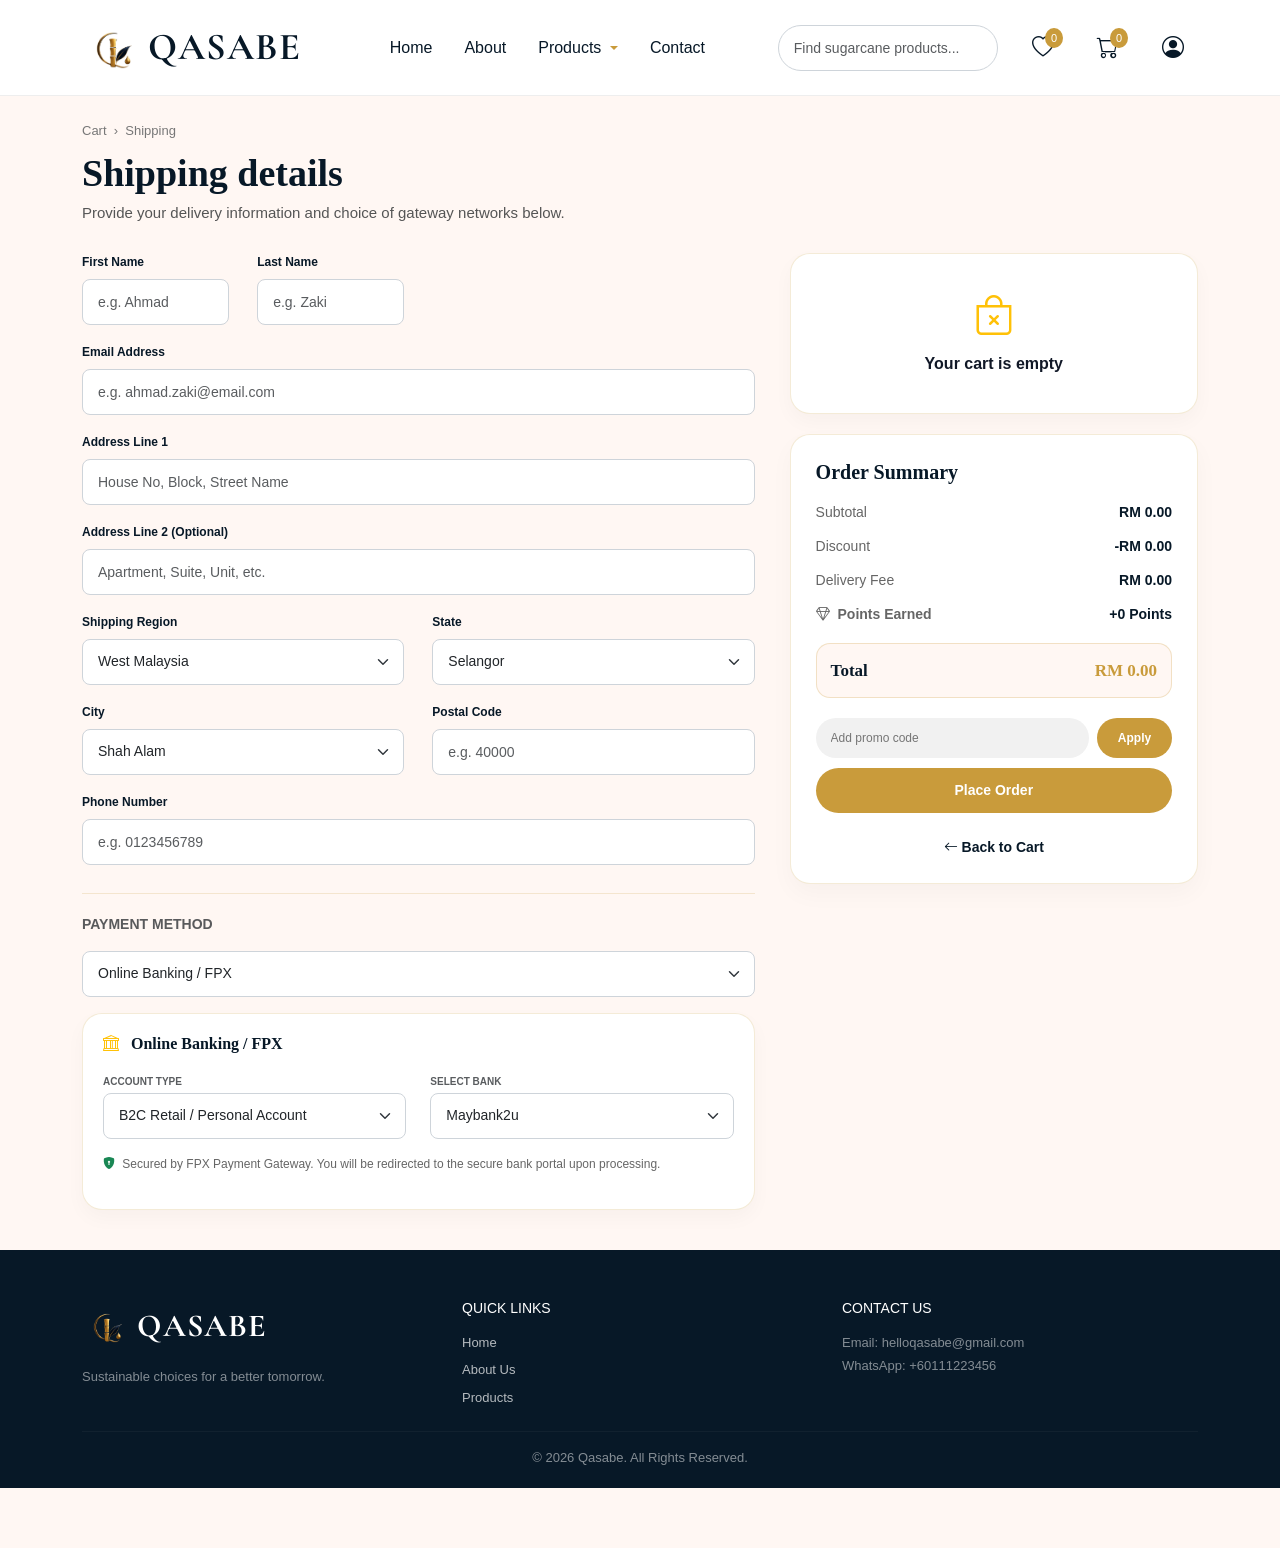
<file: shipping.html>
<!DOCTYPE html>
<html lang="en">
<head>
<meta charset="UTF-8">
<meta name="viewport" content="width=device-width, initial-scale=1.0">
<title>QASABE | Shipping Details</title>
<link href="https://cdn.jsdelivr.net/npm/bootstrap@5.3.3/dist/css/bootstrap.min.css" rel="stylesheet">
<link href="https://cdn.jsdelivr.net/npm/bootstrap-icons@1.11.3/font/bootstrap-icons.css" rel="stylesheet">
<link rel="preconnect" href="https://fonts.googleapis.com">
<link rel="preconnect" href="https://fonts.gstatic.com" crossorigin>
<link href="https://fonts.googleapis.com/css2?family=Cormorant+Garamond:ital,wght@0,500;0,600;0,700;1,400&family=Playfair+Display:ital,wght@0,600;1,400&display=swap" rel="stylesheet">
<style>
:root{
  --navy:#071827;
  --cream:#fff7f3;
  --gold:#c99b3b;
  --text:#111827;
  --muted:#6b7280;
  --red:#ff3b3b;
}
*{
  box-sizing:border-box;
}
body{
  margin:0;
  font-family: Arial, sans-serif;
  background:var(--cream);
  color:var(--text);
}
.navbar{
  background:white;
  padding:10px 0;
  border-bottom:1px solid #eee;
}
.navbar-nav .nav-link{
  color: var(--navy);
  font-weight: 500;
  font-size: 16px;
  transition: .3s;
}
.navbar-nav .nav-link:hover{
  color: var(--gold);
}
.dropdown-menu .dropdown-item:hover {
  background-color: var(--gold);
  color: white !important;
  transition: 0.2s;
}
.dropdown-toggle::after {
  vertical-align: middle;
  color: var(--gold); 
}
.brand-logo{
  display:flex;
  align-items:center;
  gap:1px;
  text-decoration:none;
}
.brand-logo img{
  width:65px;
  height:65px;
  object-fit:contain;
}
.brand-logo span{
  font-family:'Cormorant Garamond', serif;
  font-size:38px;
  font-weight:700;
  letter-spacing:1px;
  color:var(--navy);
}

/* --- LOGIK CARIAN & SUGGESTIONS CSS (SEBIJIK WISHLIST) --- */
.search-container {
  position: relative;
  width: 100%;
}
.search-box-premium {
  border-radius: 50px !important;
  padding: 8px 20px;
  font-size: 14px;
  border: 1px solid #ced4da;
}
.suggestion-box {
  position: absolute;
  top: 100%;
  left: 0;
  width: 100%;
  background: white;
  border: 1px solid rgba(201,155,59,0.25);
  border-radius: 12px;
  box-shadow: 0 10px 25px rgba(7,24,39,0.08);
  z-index: 1050;
  max-height: 250px;
  overflow-y: auto;
  display: none;
  margin-top: 5px;
}
.suggestion-item {
  padding: 10px 15px;
  cursor: pointer;
  font-size: 14px;
  color: var(--navy);
  transition: background 0.2s;
  display: flex;
  align-items: center;
  gap: 12px;
  text-align: left;
}
.suggestion-item:hover {
  background: var(--cream);
  color: var(--gold);
}
.suggestion-item img {
  width: 35px;
  height: 35px;
  object-fit: contain;
  border-radius: 6px;
  background: #fff;
}

/* --- NAV ICONS --- */
.nav-icons{
  display:flex;
  align-items:center;
  gap:15px;
  margin-left: 20px;
}
.icon-btn{
  width:50px;
  height:50px;
  border-radius:50%;
  display:flex;
  align-items:center;
  justify-content:center;
  position:relative;
  font-size:22px;
  text-decoration:none;
  color:var(--navy);
  transition:.3s;
}
.icon-btn:hover{
  background:var(--gold);
  color:white;
  transform:translateY(-4px) scale(1.1);
  box-shadow:0 0 15px rgba(201,155,59,0.5);
}
.cart-count,
.wishlist-count{
  background:var(--gold);
  color:white;
  font-size:11px;
  border-radius:50%;
  padding:2px 6px;
  position:absolute;
  top: 5px;
  right: 5px;
}

.page-section{
  min-height:100vh;
  padding-bottom: 60px;
}
.breadcrumb-custom{
  font-size:13px;
  color:#777;
  padding-top:25px;
  margin-bottom:10px;
}
.shipping-layout {
  display: grid;
  grid-template-columns: 1.4fr .85fr;
  gap: 35px;
  width: 100%;
  padding-bottom: 40px;
  align-items: start;
}
.page-title {
  font-family: Georgia, serif;
  font-size: 38px;
  font-weight: 700;
  color: var(--navy);
  margin-bottom: 6px;
}
.page-subtitle {
  color: #555;
  font-size: 15px;
  margin-bottom: 28px;
}
.form-grid{
  display:grid;
  grid-template-columns:1fr 1fr;
  gap:18px 28px;
}
.form-group.full{
  grid-column:1 / -1;
}
.form-group label{
  display:block;
  font-size:12px;
  font-weight:700;
  margin-bottom:8px;
  color:var(--navy);
}
.form-control,
.form-select{
  height:46px;
  border-radius:8px;
  border:1px solid #ced4da;
  font-size:14px;
  padding: 0 15px;
  box-shadow:none;
  background-color: #fff;
  transition: all 0.2s ease-in-out;
}
.form-control:focus,
.form-select:focus{
  border-color:var(--gold);
  box-shadow:0 0 0 4px rgba(201,155,59,.15);
}
.divider{
  border-top:1px solid rgba(201,155,59,0.2);
  margin:28px 0 18px;
}
.payment-details{
  background:#fff;
  border:1px solid rgba(201,155,59,0.2);
  border-radius:20px;
  padding:20px;
  margin-top:15px;
  display:none;
  box-shadow: 0 8px 20px rgba(0,0,0,0.03);
}
.payment-details.active{
  display:block;
}
.payment-details h6{
  font-family: Georgia, serif;
  font-weight:700;
  color:var(--navy);
  margin-bottom:15px;
  font-size: 16px;
}
.small-note{
  color:#666;
  font-size:12px;
  margin-top:8px;
}
.order-side{
  display: flex;
  flex-direction: column;
  gap: 20px;
}
.mini-cart {
  background: white;
  border: 1px solid rgba(201,155,59,0.2);
  border-radius: 20px;
  box-shadow: 0 8px 20px rgba(0,0,0,0.03);
  padding: 8px;
}
.mini-item {
  display: grid;
  grid-template-columns: 95px 1fr 110px;
  gap: 18px;
  padding: 20px;
  border-bottom: 1px solid #eee;
  position: relative;
  align-items: center;
}
.mini-item:last-child {
  border-bottom: none;
}
.mini-img-box {
  width: 85px;
  height: 85px;
  background: #fff;
  border: 1px solid #f3e5d8;
  border-radius: 12px;
  display: flex;
  align-items: center;
  justify-content: center;
}
.mini-img-box img {
  width: 75px;
  height: 75px;
  object-fit: contain;
}
.mini-info-layout {
  display: contents;
}
.mini-name {
  font-family: Georgia, serif;
  font-size: 16px;
  font-weight: 700;
  color: var(--navy);
  line-height: 1.4;
  margin: 0 0 4px 0;
}
.mini-price {
  font-size: 16px;
  font-weight: 700;
  color: var(--gold);
  margin-top: 8px;
  display: block;
}
.mini-detail {
  font-size: 12px;
  color: #666;
  margin-bottom: 2px;
}
.mini-actions {
  display: flex;
  flex-direction: column;
  gap: 8px;
  align-items: flex-end;
}
.qty-box {
  display: flex;
  align-items: center;
  justify-content: center;
  background: #f1f1f1;
  border-radius: 20px;
  width: 88px;
  padding: 5px;
  gap: 11px;
}
.qty-box button {
  border: none;
  background: transparent;
  font-weight: 900;
  font-size: 15px;
  cursor: pointer;
}
.qty-box span {
  font-size: 13px;
  font-weight: 800;
}
.delete-btn {
  position: absolute;
  right: 18px;
  top: 16px;
  border: none;
  background: transparent;
  color: var(--red);
  font-size: 16px;
  cursor: pointer;
}
.summary-card {
  background: white;
  border: 1px solid rgba(201,155,59,0.2);
  border-radius: 20px;
  padding: 25px;
  box-shadow: 0 10px 25px rgba(7,24,39,0.03);
}
.summary-card h4 {
  font-family: Georgia, serif;
  font-size: 20px;
  font-weight: 700;
  margin-bottom: 18px;
  color: var(--navy);
}
.summary-row {
  display: flex;
  justify-content: space-between;
  align-items: center;
  margin-bottom: 13px;
  font-size: 14px;
}
.summary-row span:first-child {
  color: #666;
}
.summary-row strong {
  color: var(--navy);
}
.total-highlight-box {
  background: var(--cream);
  border: 1px solid rgba(201,155,59,0.25);
  border-radius: 14px;
  padding: 14px;
  margin: 18px 0;
}
.total-row {
  margin: 0;
  font-family: Georgia, serif;
  font-size: 17px;
  font-weight: 700;
}
.total-row span {
  color: var(--navy) !important;
}
.total-row strong {
  color: var(--gold);
}
.promo-box {
  display: grid;
  grid-template-columns: 1fr 75px;
  gap: 8px;
  margin: 20px 0 10px 0;
}
.promo-box input {
  border: none;
  background: #f1f1f1;
  border-radius: 25px;
  padding: 11px 15px;
  font-size: 12px;
  outline: none;
}
.promo-box button {
  border: none;
  background: var(--gold);
  color: white;
  border-radius: 25px;
  font-size: 12px;
  font-weight: 800;
  cursor: pointer;
}
.place-btn {
  width: 100%;
  border: none;
  background:var(--gold);
  color: white;
  border-radius: 30px;
  padding: 12px;
  font-size: 14px;
  font-weight: 600;
  margin-bottom: 10px;
  cursor: pointer;
  transition: .3s;
}
.place-btn:hover {
  background: var(--navy);
}
.back-cart{
  display:block;
  text-align:center;
  margin-top:14px;
  color:var(--navy);
  font-weight:600;
  font-size:14px;
  text-decoration:none;
}
.back-cart:hover{
  color:var(--gold);
}

/* --- FOOTER --- */
footer{
  background:var(--navy);
  color:white;
  padding:50px 0 20px;
  font-size:13px;
}
.footer-brand {
  display: flex;
  align-items: center;
  gap: 3px;
  margin-bottom: 15px;
}
.footer-brand img {
  width: 52px;
  height: 52px;
  object-fit: contain;
}
.footer-brand h4{
  font-family: 'Cormorant Garamond', serif;
  color: white;
  font-size:32px;
  font-weight:700;
  letter-spacing:1px;
  margin: 0;
}
footer a{
  display:block;
  color:rgba(255,255,255,0.7);
  text-decoration:none;
  margin-bottom:8px;
}
footer a:hover {
  color: var(--gold);
}
.success-icon{
  width:78px;
  height:78px;
  background:#e7f8ee;
  color:#15803d;
  border-radius:50%;
  display:flex;
  align-items:center;
  justify-content:center;
  font-size:42px;
  margin:0 auto 18px;
}
.modal-title-custom{
  font-family: Georgia, serif;
  font-weight:700;
  color:var(--navy);
}

@media(max-width:992px){
  .shipping-layout{
    grid-template-columns:1fr;
  }
}
@media(max-width:576px){
  .form-grid{
    grid-template-columns:1fr;
  }
  .mini-item{
    grid-template-columns:80px 1fr;
  }
  .mini-actions{
    flex-direction: row;
    grid-column: 1 / -1;
    justify-content: space-between;
  }
}
</style>
</head>
<body>
<div class="page-section">
  
  <nav class="navbar navbar-expand-lg">
    <div class="container">
      <a class="navbar-brand brand-logo" href="index.html">
        <img src="images/logor.png" alt="QASABE Logo">
        <span>QASABE</span>
      </a>
      <button class="navbar-toggler" type="button" data-bs-toggle="collapse" data-bs-target="#nav">
        <span class="navbar-toggler-icon"></span>
      </button>
      
      <div class="collapse navbar-collapse" id="nav">
        <ul class="navbar-nav mx-auto gap-3">
          <li class="nav-item"><a class="nav-link" href="index.html">Home</a></li>
          <li class="nav-item"><a class="nav-link" href="about-us.html">About</a></li>
          
          <li class="nav-item dropdown">
            <a class="nav-link dropdown-toggle" href="#" id="navbarDropdown" role="button" data-bs-toggle="dropdown" aria-expanded="false">
              Products
            </a>
            <ul class="dropdown-menu border-0 shadow" aria-labelledby="navbarDropdown" style="background-color: var(--cream);">
              <li><a class="dropdown-item py-2" href="Category.html?cat=food-beverages" style="color: var(--navy); font-weight: 500;">Food & Beverages</a></li>
              <li><a class="dropdown-item py-2" href="Category.html?cat=health" style="color: var(--navy); font-weight: 500;">Health</a></li>
              <li><a class="dropdown-item py-2" href="Category.html?cat=personal-care" style="color: var(--navy); font-weight: 500;">Personal Care & Wellness</a></li>
              <li><a class="dropdown-item py-2" href="Category.html?cat=packaging" style="color: var(--navy); font-weight: 500;">Food Packaging & Containers</a></li>
            </ul>
          </li>
          
          <li class="nav-item"><a class="nav-link" href="index.html#contact">Contact</a></li>
        </ul>
        
        <div class="d-none d-lg-block w-25">
          <div class="search-container">
            <input type="text" id="searchBar" class="form-control search-box-premium" placeholder="Find sugarcane products..." onkeypress="handleSearch(event)" oninput="showSuggestions(this.value)">
            <div id="suggestionBox" class="suggestion-box"></div>
          </div>
        </div>
        
        <div class="nav-icons">
          <a href="wishlist.html" class="icon-btn">
            <i class="bi bi-heart"></i>
            <span id="wishCount" class="wishlist-count">0</span>
          </a>
          <a href="cart.html" class="icon-btn">
            <i class="bi bi-cart"></i>
            <span id="cartCount" class="cart-count">0</span>
          </a>
          <a href="profile.html" class="icon-btn">
            <i class="bi bi-person-circle"></i>
          </a>
        </div>
      </div>
    </div>
  </nav>

  <main class="container"> 
    <div class="breadcrumb-custom">
      Cart &nbsp;›&nbsp; Shipping
    </div>
    
    <h1 class="page-title">Shipping details</h1>
    <p class="page-subtitle">Provide your delivery information and choice of gateway networks below.</p>

    <section class="shipping-layout">
       <div>
        <form id="shippingForm" onsubmit="placeOrder(event)">
          <div class="form-grid">
            <div class="form-grid full" id="names-grid" style="grid-template-columns: 1fr 1fr; gap: 18px 28px;">
              <div class="form-group">
                <label>First Name</label>
                <input type="text" class="form-control" id="firstName" placeholder="e.g. Ahmad" required>
              </div>
              <div class="form-group">
                <label>Last Name</label>
                <input type="text" class="form-control" id="lastName" placeholder="e.g. Zaki" required>
              </div>
            </div>
            
            <div class="form-group full">
              <label>Email Address</label>
              <input type="email" class="form-control" id="emailAddress" placeholder="e.g. ahmad.zaki@email.com" required>
            </div>
            <div class="form-group full">
              <label>Address Line 1</label>
              <input type="text" class="form-control" id="address1" placeholder="House No, Block, Street Name" required>
            </div>
            <div class="form-group full">
              <label>Address Line 2 (Optional)</label>
              <input type="text" class="form-control" id="address2" placeholder="Apartment, Suite, Unit, etc.">
            </div>
            
            <div class="form-group">
  			      <label>Shipping Region</label>
  			      <select class="form-select" id="country" onchange="handleRegionChange()" required>
    		        <option value="west">West Malaysia</option>
    		        <option value="east">Sabah & Sarawak</option>
    		        <option value="international">International</option>
  	          </select>
            </div>

            <div class="form-group" id="internationalCountryGroup" style="display: none;">
              <label>Country Name</label>
              <input type="text" class="form-control" id="countryName" placeholder="e.g. Singapore">
            </div>
            
            <div class="form-group" id="stateContainer">
              <label>State / Province</label>
              <select class="form-select" id="stateSelect" onchange="handleStateChange()" required></select>
            </div>
            
            <div class="form-group" id="cityContainer">
              <label>City</label>
              <select class="form-select" id="citySelect" required></select>
            </div>
            
            <div class="form-group">
              <label>Postal Code</label>
              <input type="text" class="form-control" id="postalCode" placeholder="e.g. 40000" required>
            </div>
            <div class="form-group full">
              <label>Phone Number</label>
              <input type="tel" class="form-control" id="phone" placeholder="e.g. 0123456789" required>
            </div>
          </div>
          <div class="divider"></div>
          
          <div class="payment-box">
            <label class="fw-bold small mb-3 text-uppercase tracking-wider text-muted">Payment Method</label>
            <select class="form-select mb-3" id="paymentMethod" onchange="showPaymentDetails()" required>
              <option value="online">Online Banking / FPX</option>
              <option value="ewallet">E-Wallet</option>
              <option value="card">Credit / Debit Card</option>
              <option value="cod">Cash on Delivery</option>
            </select>
            
            <div class="payment-details active" id="onlineBox">
              <h6><i class="bi bi-bank me-2 text-warning"></i> Online Banking / FPX</h6>
              <div class="row mb-3">
                <div class="col-md-6 mb-2 mb-md-0">
                  <label class="small fw-bold text-muted text-uppercase mb-1" style="font-size:10px;">Account Type</label>
                  <select class="form-select" id="fpxAccountType">
                    <option value="individual">B2C Retail / Personal Account</option>
                    <option value="corporate">B2B Corporate Account</option>
                  </select>
                </div>
                <div class="col-md-6">
                  <label class="small fw-bold text-muted text-uppercase mb-1" style="font-size:10px;">Select Bank</label>
                  <select class="form-select" id="bankName">
                    <option>Maybank2u</option>
                    <option>CIMB Clicks</option>
                    <option>Bank Islam</option>
                    <option>RHB Now</option>
                    <option>Public Bank</option>
                    <option>Hong Leong Bank</option>
                  </select>
                </div>
              </div>
              <p class="small-note"><i class="bi bi-shield-lock-fill text-success me-1"></i> Secured by FPX Payment Gateway. You will be redirected to the secure bank portal upon processing.</p>
            </div>
            
            <div class="payment-details" id="ewalletBox">
              <h6><i class="bi bi-wallet2 me-2 text-warning"></i> E-Wallet Gateway</h6>
              <div class="row mb-3">
                <div class="col-md-6 mb-2 mb-md-0">
                  <label class="small fw-bold text-muted text-uppercase mb-1" style="font-size:10px;">Select Provider</label>
                  <select class="form-select" id="walletName">
                    <option>Touch 'n Go eWallet</option>
                    <option>GrabPay</option>
                    <option>Boost</option>
                    <option>ShopeePay</option>
                  </select>
                </div>
                <div class="col-md-6">
                  <label class="small fw-bold text-muted text-uppercase mb-1" style="font-size:10px;">Registered Mobile Number</label>
                  <input type="tel" class="form-control" id="ewalletPhone" placeholder="01X-XXXXXXX">
                </div>
              </div>
              <p class="small-note"><i class="bi bi-info-circle me-1"></i> Authorization request will be pushed immediately to your linked e-wallet account application.</p>
            </div>
            
            <div class="payment-details" id="cardBox">
              <div class="d-flex justify-content-between align-items-center mb-3">
                <h6 class="m-0"><i class="bi bi-credit-card me-2 text-warning"></i> Card Payment Gateway</h6>
                <div class="fs-4 text-muted">
                  <i class="bi bi-credit-card-2-front me-1 text-primary"></i>
                  <i class="bi bi-credit-card-2-back text-dark"></i>
                </div>
              </div>
              <div class="form-group full mb-3">
                <label class="small fw-bold text-muted mb-1" style="font-size:10px;">Cardholder Name</label>
                <input type="text" class="form-control" id="cardName" placeholder="Name exactly as printed on card">
              </div>
              <div class="form-group full mb-3">
                <label class="small fw-bold text-muted mb-1" style="font-size:10px;">Card Number</label>
                <div class="position-relative">
                  <input type="text" class="form-control" id="cardNumber" placeholder="4111 2222 3333 4444" maxlength="19">
                </div>
              </div>
              <div class="row mb-2">
                <div class="col-6">
                  <label class="small fw-bold text-muted mb-1" style="font-size:10px;">Expiry Date</label>
                  <input type="text" class="form-control" id="expiryDate" placeholder="MM/YY" maxlength="5">
                </div>
                <div class="col-6">
                  <label class="small fw-bold text-muted mb-1" style="font-size:10px;">CVV / CVC</label>
                  <input type="password" class="form-control" id="cvv" placeholder="123" maxlength="3">
                </div>
              </div>
              <p class="small-note text-muted"><i class="bi bi-lock-fill text-success me-1"></i> 256-bit SSL Encrypted Connection. Your commercial payment credentials are handled securely via financial networks.</p>
            </div>
            
            <div class="payment-details" id="codBox">
              <h6><i class="bi bi-cash-coin me-2 text-warning"></i> Cash on Delivery</h6>
              <p class="small-note mb-0 text-muted">
                <i class="bi bi-truck me-1"></i> Pay directly to the distribution courier personnel when your package arrives at your designated threshold.
              </p>
            </div>
          </div>
        </form>
      </div>
      
      <aside class="order-side">
        <div class="mini-cart" id="miniCart"></div>
        <div class="summary-card">
          <h4>Order Summary</h4>
          <div class="summary-row">
            <span>Subtotal</span>
            <strong id="subtotal">RM 0.00</strong>
          </div>
          <div class="summary-row">
            <span>Discount</span>
            <strong class="discount-text" id="discount">-RM 0.00</strong>
          </div>
          <div class="summary-row">
            <span>Delivery Fee</span>
            <strong id="delivery">RM 5.00</strong>
          </div>
          
          <div class="summary-row text-success fw-bold">
            <span><i class="bi bi-gem me-1"></i> Points Earned</span>
            <strong id="earnedPointsText">+0 Points</strong>
          </div>
          
          <div class="total-highlight-box">
            <div class="summary-row total-row">
              <span>Total</span>
              <strong id="total">RM 0.00</strong>
            </div>
          </div>
          
          <div class="promo-box">
            <input type="text" id="promoCode" placeholder="Add promo code">
            <button type="button" onclick="applyPromo()">Apply</button>
          </div>
          <button type="submit" form="shippingForm" class="place-btn">Place Order</button>
          <a href="cart.html" class="back-cart">
            <i class="bi bi-arrow-left"></i> Back to Cart
          </a>
        </div>
      </aside>
    </section>
  </main>
  
  <footer>
    <div class="container">
      <div class="row gy-4 text-start">
        <div class="col-md-4">
          <div class="footer-brand">
            <img src="images/logor.png" alt="QASABE Logo">
            <h4>QASABE</h4>
          </div>
          <p class="text-white-50">Sustainable choices for a better tomorrow.</p>
        </div>
        <div class="col-md-4">
          <h5 class="text-uppercase tracking-wider text-white mb-3" style="font-size:14px;">Quick Links</h5>
          <a href="index.html">Home</a>
          <a href="about-us.html">About Us</a>
          <a href="Category.html">Products</a>
        </div>
        <div class="col-md-4">
          <h5 class="text-uppercase tracking-wider text-white mb-3" style="font-size:14px;">Contact Us</h5>
          <p class="text-white-50 mb-1">Email: helloqasabe@gmail.com</p>
          <p class="text-white-50">WhatsApp: +60111223456</p>
        </div>
      </div>
      <hr style="border-color: rgba(255,255,255,0.15)">
      <p class="text-center mb-0 text-white-50">
        ©️ 2026 Qasabe. All Rights Reserved.
      </p>
    </div>
  </footer>
</div>

<div class="modal fade" id="orderModal" tabindex="-1">
  <div class="modal-dialog modal-dialog-centered">
    <div class="modal-content border-0 rounded-4">
      <div class="modal-body text-center p-5">
        <div class="success-icon">
          <i class="bi bi-check-lg"></i>
        </div>
        <h3 class="modal-title-custom">Order Placed Successfully!</h3>
        <p class="text-muted mt-2 mb-4">
          Thank you for shopping with QASABE. Your order has been securely recorded and dispatched.
        </p>
        <div class="bg-light rounded-4 p-3 text-start mb-4">
          <div class="d-flex justify-content-between mb-2">
            <span>Order ID</span>
            <strong id="modalOrderId">QSB0001</strong>
          </div>
          <div class="d-flex justify-content-between mb-2">
            <span>Payment Method</span>
            <strong id="modalPayment">Online Banking</strong>
          </div>
          <div class="d-flex justify-content-between">
            <span>Total Paid</span>
            <strong id="modalTotal">RM 0.00</strong>
          </div>
        </div>
        <button class="btn w-100 rounded-pill text-white fw-bold py-2" style="background:#c99b3b;" onclick="finishOrder()">
          Done
        </button>
      </div>
    </div>
  </div>
</div>

<script src="https://cdn.jsdelivr.net/npm/bootstrap@5.3.3/dist/js/bootstrap.bundle.min.js"></script>
<script>
const malaysiaData = {
  west: {
    "Selangor": ["Shah Alam", "Petaling Jaya", "Subang Jaya", "Klang", "Cheras", "Gombak"],
    "Kuala Lumpur": ["Kuala Lumpur City", "Setapak", "Wangsa Maju", "Bukit Jalil", "Kepong"],
    "Johor": ["Johor Bahru", "Skudai", "Batu Pahat", "Muar", "Kluang", "Pasir Gudang"],
    "Penang": ["Georgetown", "Bayan Lepas", "Butterworth", "Bukit Mertajam"],
    "Perak": ["Ipoh", "Taiping", "Teluk Intan", "Manjung"],
    "Negeri Sembilan": ["Seremban", "Port Dickson", "Nilai"],
    "Melaka": ["Melaka City", "Alor Gajah", "Jasin"],
    "Kedah": ["Alor Setar", "Sungai Petani", "Kulim", "Langkawi"],
    "Pahang": ["Kuantan", "Temerloh", "Bentong"],
    "Kelantan": ["Kota Bharu", "Tanah Merah", "Pasir Mas"],
    "Terengganu": ["Kuala Terengganu", "Kemaman", "Dungun"],
    "Perlis": ["Kangar", "Arau"]
  },
  east: {
    "Sabah": ["Kota Kinabalu", "Sandakan", "Tawau", "Lahad Datu", "Penampang"],
    "Sarawak": ["Kuching", "Miri", "Sibu", "Bintulu", "Marmadong"],
    "Labuan": ["Labuan City"]
  }
};

const products = {
  "juice": { name:"QASABE Refresh Juice | Cold-Pressed Sugarcane Beverage", price:8.90, image:"images/drink (L).jpeg" },
  "energy-snack": { name:"QASABE Sugarcane Energy Snack | Natural Quick Energy", price:19.90, image:"images/energy snack (L).png" },
  "herbal-drink": { name:"QASABE Herbal Drink | Traditional Wellness Beverage", price:33.90, image:"images/herbal drink (L).png" },
  "organic-cube": { name:"QASABE Sugarcane Cube | Natural Cane Sweetener", price:14.90, image:"images/sugarcube (L).png" },
  "liquid-drop": { name:"QASABE Liquid Sweetener Drops | Natural Sugarcane Extract", price:16.90, image:"images/liquid drop (L).jpeg" },
  "sleep-mist": { name:"QASABE Sleep Mist | Relaxing Aromatherapy Spray", price:24.90, image:"images/sleep-mist (L).png" },
  "aha-toner": { name:"QASABE AHA Toner | Gentle Exfoliating Toner", price:26.90, image:"images/AHA toner (L).png" },
  "shampoo": { name:"QASABE Nourishing Shampoo | Sugarcane Hair Care", price:49.00, image:"images/shampoo (L).png" },
  "body-scrub": { name:"QASABE Body Scrub | Natural Sugarcane Exfoliator", price:28.90, image:"images/bscrub (L).jpeg" },
  "bagasse-packaging": { name: "QASABE Eco Bagasse Packaging | Sustainable Container", price: 7.90, image: "images/packaging (L).png" }
};

const availableProducts = [
  { id: "aha-toner", name: "Sugarcane Glow Toner", img: "images/AHA toner (L).png" },
  { id: "sleep-mist", name: "Sugarcane Sleep Mist", img: "images/sleep-mist (L).png" },
  { id: "energy-snack", name: "Sugarcane Energy Snack", img: "images/energy snack (L).png" },
  { id: "juice", name: "QASABE Refresh Juice | Cold-Pressed Sugarcane Beverage", img: "images/drink (L).jpeg" },
  { id: "herbal-drink", name: "QASABE Herbal Drink | Traditional Wellness Beverage", img: "images/herbal drink (L).png" },
  { id: "organic-cube", name: "QASABE Sugarcane Cube | Natural Cane Sweetener", img: "images/sugarcube (L).png" },
  { id: "liquid-drop", name: "QASABE Liquid Sweetener Drops | Natural Extract", img: "images/liquid drop (L).jpeg" },
  { id: "shampoo", name: "QASABE Nourishing Shampoo | Sugarcane Hair Care", img: "images/shampoo (L).png" },
  { id: "body-scrub", name: "QASABE Body Scrub | Natural Sugarcane Exfoliator", img: "images/bscrub (L).jpeg" },
  { id: "bagasse-packaging", name: "QASABE Eco Bagasse Packaging | Sustainable Food Container", img: "images/packaging (L).png" }
];

// --- VARIABLES KAWALAN GLOBAL ---
let cart = JSON.parse(localStorage.getItem("cart")) || [];
let currentTotal = 0;
let appliedVoucherData = null; // Menyimpan objek baucar aktif global

const activeVouchers = [
  { code: "WELCOME20", type: "percentage", value: 20, minSpend: 100 },
  { code: "QASABEFREESHIP", type: "freeshipping", value: 0, minSpend: 40 }, 
  { code: "TEBUCRAZE5", type: "flat", value: 5, minSpend: 0 },
  { code: "PLATINUM30", type: "percentage", value: 30, minSpend: 150 }
];

function handleRegionChange() {
  const region = document.getElementById("country").value;
  const stateContainer = document.getElementById("stateContainer");
  const cityContainer = document.getElementById("cityContainer");
  const internationalGroup = document.getElementById("internationalCountryGroup");
  
  if (region === "international") {
    internationalGroup.style.display = "block";
    document.getElementById("countryName").required = true;
    stateContainer.innerHTML = `<label>State / Province / Region</label><input type="text" class="form-control" id="stateInput" placeholder="e.g. California" required>`;
    cityContainer.innerHTML = `<label>City</label><input type="text" class="form-control" id="cityInput" placeholder="e.g. Los Angeles" required>`;
  } else {
    internationalGroup.style.display = "none";
    document.getElementById("countryName").required = false;
    stateContainer.innerHTML = `<label>State</label><select class="form-select" id="stateSelect" onchange="handleStateChange()" required></select>`;
    cityContainer.innerHTML = `<label>City</label><select class="form-select" id="citySelect" required></select>`;
    populateStates(region);
  }
  updateSummary();
}

function populateStates(region) {
  const stateSelect = document.getElementById("stateSelect");
  const states = Object.keys(malaysiaData[region]);
  stateSelect.innerHTML = states.map(state => `<option value="${state}">${state}</option>`).join("");
  handleStateChange();
}

function handleStateChange() {
  const region = document.getElementById("country").value;
  const stateSelect = document.getElementById("stateSelect");
  if (!stateSelect) return;
  const selectedState = stateSelect.value;
  const citySelect = document.getElementById("citySelect");
  const cities = malaysiaData[region][selectedState] || [];
  citySelect.innerHTML = cities.map(city => `<option value="${city}">${city}</option>`).join("");
}

function showSuggestions(val) {
  const box = document.getElementById("suggestionBox");
  if (!val || !val.trim()) { box.style.display = "none"; return; }
  const query = val.toLowerCase();
  const matches = availableProducts.filter(p => p.name.toLowerCase().includes(query));
  if (matches.length === 0) { box.style.display = "none"; return; }
  box.innerHTML = matches.map(p => `
    <div class="suggestion-item" onclick="selectSuggestion('${p.id}', '${p.name}')">
      <img src="${p.img}" alt="${p.name}">
      <span>${p.name}</span>
    </div>
  `).join("");
  box.style.display = "block";
}

function selectSuggestion(id, name) {
  document.getElementById("searchBar").value = name;
  document.getElementById("suggestionBox").style.display = "none";
  window.location.href = `product-detail.html?id=${id}`;
}

function handleSearch(event) {
  if (event.key === "Enter") {
    let query = document.getElementById("searchBar").value.trim();
    if (query !== "") {
      const exactMatch = availableProducts.find(p => p.name.toLowerCase() === query.toLowerCase());
      if(exactMatch) { window.location.href = `product-detail.html?id=${exactMatch.id}`; }
      else { window.location.href = `Category.html?search=${encodeURIComponent(query)}`; }
    }
  }
}

document.addEventListener("click", function(e) {
  if (e.target.id !== "searchBar") {
    const box = document.getElementById("suggestionBox");
    if(box) box.style.display = "none";
  }
});

function saveCart(){ localStorage.setItem("cart", JSON.stringify(cart)); }

function updateBadges(){
  const totalQty = cart.reduce((sum,item) => sum + item.qty, 0);
  document.getElementById("cartCount").textContent = totalQty;
  const wishlist = JSON.parse(localStorage.getItem("wishlist")) || [];
  document.getElementById("wishCount").textContent = wishlist.length;
}

function renderMiniCart(){
  const miniCart = document.getElementById("miniCart");
  if(!cart || cart.length === 0){
    miniCart.innerHTML = `<div class="text-center p-4"><i class="bi bi-bag-x fs-1 text-warning"></i><h6 class="fw-bold mt-2">Your cart is empty</h6></div>`;
    updateSummary(); updateBadges(); return;
  }
  miniCart.innerHTML = cart.map((item, index) => {
    let product = products[item.id] || {};
    return `
      <div class="mini-item">
        <button type="button" class="delete-btn" onclick="removeItem('${item.id}')">
          <i class="bi bi-trash-fill"></i>
        </button>
        <div class="mini-img-box">
          <img src="${product.image}" alt="${product.name}">
        </div>
        <div class="mini-info-layout">
          <div>
            <div class="mini-name-price">
              <h5 class="mini-name">${product.name}</h5>
              <div class="mini-detail">Size: ${item.size || "Standard"}</div>
              <div class="mini-detail">Color: ${item.color || "Default"}</div>
              <span class="mini-price">RM ${Number(product.price).toFixed(2)}</span>
            </div>
          </div>
          <div class="mini-actions">
            <div class="qty-box">
              <button type="button" onclick="changeQty('${item.id}', -1)">−</button>
              <span>${item.qty}</span>
              <button type="button" onclick="changeQty('${item.id}', 1)">+</button>
            </div>
          </div>
        </div>
      </div>`;
  }).join("");
  updateSummary(); updateBadges();
}

function changeQty(id, amount){
  const item = cart.find(i => i.id === id); if(!item) return;
  item.qty += amount; if(item.qty <= 0){ cart = cart.filter(i => i.id !== id); }
  saveCart(); renderMiniCart();
}

function removeItem(id){ cart = cart.filter(i => i.id !== id); saveCart(); renderMiniCart(); }

// --- FUNGSI UPDATE SUMMARY TERJAWAP DINAMIK ---
function updateSummary(){
  const subtotal = cart.reduce((sum, item) => {
    let product = products[item.id] || {};
    return sum + (Number(product.price || 0) * item.qty);
  }, 0);
  
  let delivery = 0;
  const region = document.getElementById("country").value;
  if(cart.length > 0){
    if(region === "west") delivery = 5;
    else if(region === "east") delivery = 12;
    else if(region === "international") delivery = 25;
  }
  
  let discount = 0;
  if (appliedVoucherData) {
    if (appliedVoucherData.type === "percentage") {
      discount = subtotal * (appliedVoucherData.value / 100);
    } else if (appliedVoucherData.type === "flat") {
      discount = appliedVoucherData.value;
    } else if (appliedVoucherData.type === "freeshipping") {
      discount = delivery; 
      delivery = 0; 
    }
  }
  
  currentTotal = subtotal - discount + delivery;
  if (currentTotal < 0) currentTotal = 0; 
  
  document.getElementById("subtotal").textContent = "RM " + subtotal.toFixed(2);
  
  if (appliedVoucherData && appliedVoucherData.type === "freeshipping") {
    document.getElementById("discount").textContent = "-RM " + discount.toFixed(2) + " (Free Ship)";
  } else {
    document.getElementById("discount").textContent = "-RM " + discount.toFixed(2);
  }
  
  document.getElementById("delivery").textContent = "RM " + delivery.toFixed(2);
  document.getElementById("total").textContent = "RM " + currentTotal.toFixed(2);
  
  if (document.getElementById("earnedPointsText")) {
    document.getElementById("earnedPointsText").textContent = "+" + Math.floor(currentTotal) + " Points";
  }
}

//REPLACE THE applyPromo() FUNCTION IN shipping.html WITH THIS:
function applyPromo(){
  const inputCode = document.getElementById("promoCode").value.trim().toUpperCase();
  
  const currentSubtotal = cart.reduce((sum, item) => {
    let product = products[item.id] || {};
    return sum + (Number(product.price || 0) * item.qty);
  }, 0);

  const foundVoucher = activeVouchers.find(v => v.code === inputCode);
  
  if (!foundVoucher) {
    appliedVoucherData = null;
    alert("Invalid promo code. Please check your voucher code and try again.");
    updateSummary();
    return;
  }
  
  if (currentSubtotal < foundVoucher.minSpend) {
    appliedVoucherData = null;
    alert(`Failed! Voucher ${foundVoucher.code} requires a minimum spend of RM ${foundVoucher.minSpend.toFixed(2)}`);
    updateSummary();
    return;
  }
  
  appliedVoucherData = foundVoucher;
  alert(`Promo code ${foundVoucher.code} successfully applied!`);
  updateSummary();
}

function showPaymentDetails(){
  const method = document.getElementById("paymentMethod").value;
  ["onlineBox", "ewalletBox", "cardBox", "codBox"].forEach(id => document.getElementById(id).classList.remove("active"));
  document.getElementById(method + "Box").classList.add("active");
}

//GANTIKAN DUA FUNGSI INI DI DALAM shipping.html

let pointsEarnedThisOrder = 0; // Pembolehubah global untuk memegang mata ganjaran order semasa

let isOrderProcessing = false;
function placeOrder(event) {
  if (event) event.preventDefault();
  if (isOrderProcessing || cart.length === 0) return false;
  isOrderProcessing = true;
  
  const orderId = "QSB" + Math.floor(1000 + Math.random() * 9000);
  document.getElementById("modalOrderId").textContent = orderId;
  document.getElementById("modalPayment").textContent = document.getElementById("paymentMethod").value.toUpperCase();
  document.getElementById("modalTotal").textContent = "RM " + currentTotal.toFixed(2);

  const subtotalAmt = cart.reduce((sum, item) => sum + (Number(products[item.id]?.price || 0) * item.qty), 0);
  
  let baseDelivery = 5;
  const region = document.getElementById("country").value;
  if(region === "east") baseDelivery = 12;
  else if(region === "international") baseDelivery = 25;
  
  const finalShipping = appliedVoucherData?.type === "freeshipping" ? 0 : baseDelivery;

  // Kira point terkumpul (1 RM = 1 Point)
  pointsEarnedThisOrder = Math.floor(currentTotal);

  let orderItems = cart.map(item => {
    let product = products[item.id] || {};
    return {
      id: item.id,
      name: product.name || "Sugarcane Product",
      qty: item.qty,
      price: Number(product.price || 0)
    };
  });

  let today = new Date().toLocaleDateString('en-GB', { day: 'numeric', month: 'short', year: 'numeric' });
  let recentOrders = JSON.parse(localStorage.getItem("recentOrders")) || [];
  
  recentOrders.unshift({ 
    orderId: orderId, 
    id: orderId,
    total: currentTotal, 
    subtotal: subtotalAmt,
    shippingFee: finalShipping,
    date: today, 
    orderDate: today,
    status: "Processing",
    items: orderItems
  });
  
  localStorage.setItem("recentOrders", JSON.stringify(recentOrders));

  const modal = new bootstrap.Modal(document.getElementById("orderModal"));
  modal.show();
  return false;
} 

function finishOrder() {
  // 1. Ambil data pengguna semasa daripada LocalStorage
  let userAccount = JSON.parse(localStorage.getItem("customerAccount"));
  
  if (userAccount) {
    // 2. Tambah mata ganjaran baharu ke dalam profil sedia ada
    let currentPoints = Number(userAccount.points || userAccount.goldPoints || 0);
    userAccount.points = currentPoints + pointsEarnedThisOrder;
    
    // 3. Simpan semula profil akaun yang dikemas kini
    localStorage.setItem("customerAccount", JSON.stringify(userAccount));
    
    // 4. Papar English alert popup notifikasi mata ganjaran berjaya diterima
    alert(`Congratulations! You have successfully earned +${pointsEarnedThisOrder} QASABE Reward Points from this purchase.`);
  }

  // 5. Bersihkan bakul dan sesi baucar lama
  cart = []; 
  saveCart();
  sessionStorage.removeItem("activeCartVoucher"); 
  
  // 6. Redirect semula ke profile.html
  window.location.href = "profile.html"; 
}

//GANTIKAN DENGAN INI DI BAHAGIAN PALING BAWAH FAIL shipping.html
document.addEventListener("DOMContentLoaded", () => {
  // 1. Ambil data baucar yang diwarisi daripada cart.html
  const savedVoucher = sessionStorage.getItem("activeCartVoucher");
  if (savedVoucher) {
    appliedVoucherData = JSON.parse(savedVoucher);
    // Masukkan kod baucar ke dalam kotak input promoCode supaya user nampak kod tu terpasang
    if(document.getElementById("promoCode")) {
      document.getElementById("promoCode").value = appliedVoucherData.code;
    }
  }

  // 2. Jalankan fungsi asal paparan skrin
  handleRegionChange();
  renderMiniCart();
});
</script>
</body>
</html>
</file>
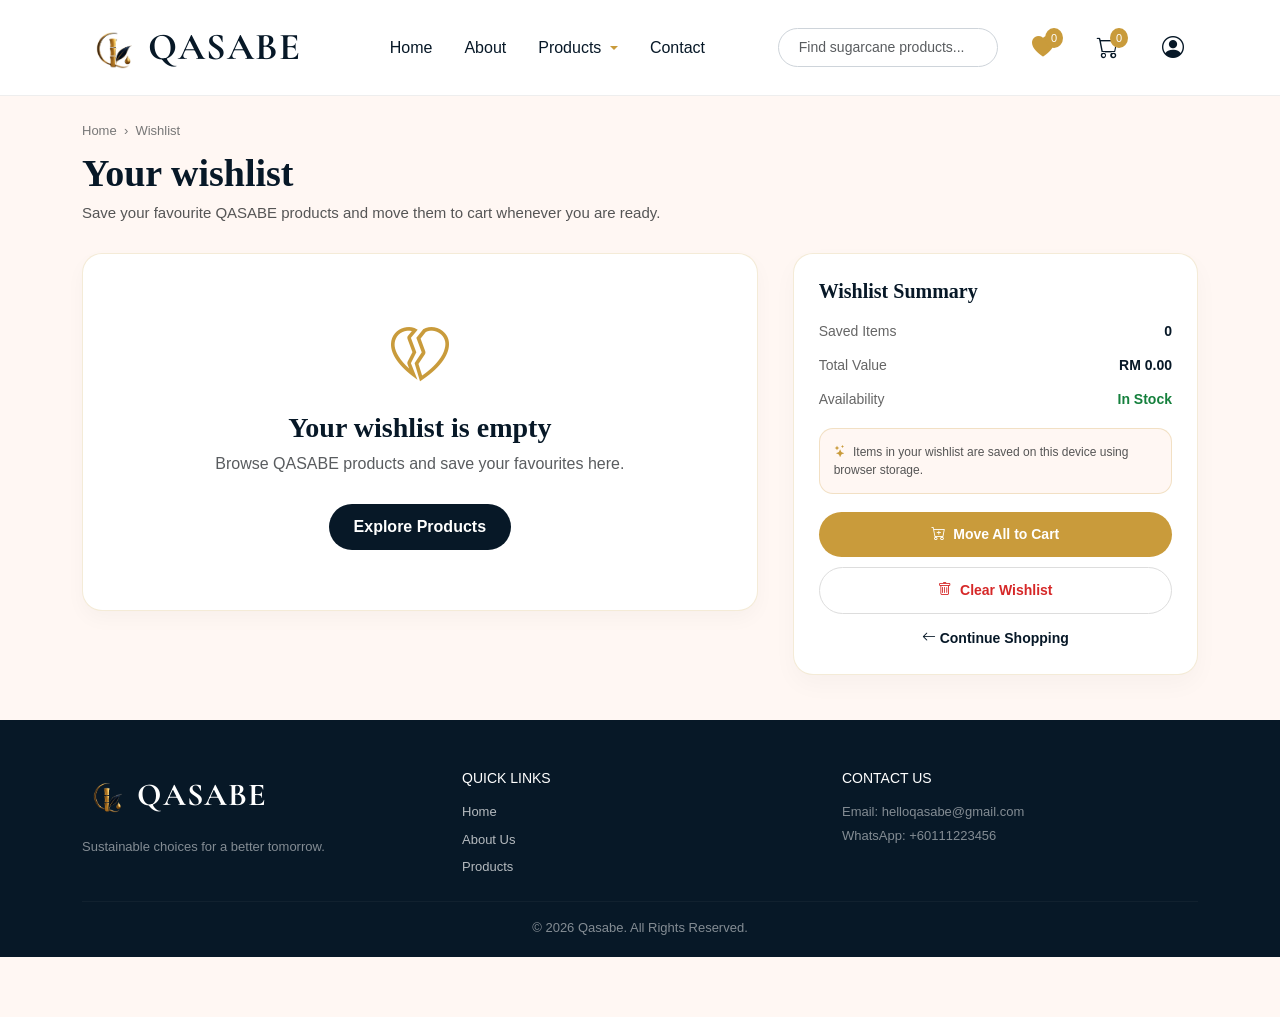
<file: wishlist.html>
<!DOCTYPE html>
<html lang="en">
<head>
<meta charset="UTF-8">
<meta name="viewport" content="width=device-width, initial-scale=1.0">
<title>QASABE | Wishlist</title>
<link href="https://cdn.jsdelivr.net/npm/bootstrap@5.3.3/dist/css/bootstrap.min.css" rel="stylesheet">
<link href="https://cdn.jsdelivr.net/npm/bootstrap-icons@1.11.3/font/bootstrap-icons.css" rel="stylesheet">
<link rel="preconnect" href="https://fonts.googleapis.com">
<link rel="preconnect" href="https://fonts.gstatic.com" crossorigin>
<link href="https://fonts.googleapis.com/css2?family=Cormorant+Garamond:ital,wght@0,500;0,600;0,700;1,400&family=Playfair+Display:ital,wght@0,600;1,400&display=swap" rel="stylesheet">
<style>
:root{
  --navy:#071827;
  --cream:#fff7f3;
  --gold:#c99b3b;
  --text:#111827;
  --muted:#6b7280;
  --red:#ff3b3b;
}
*{
  box-sizing:border-box;
}
body{
  margin:0;
  font-family:Arial, sans-serif;
  background:var(--cream);
  color:var(--text);
}
.navbar{
  background:white;
  padding:10px 0;
  border-bottom:1px solid #eee;
}
.navbar-nav .nav-link{
  color: var(--navy);
  font-weight: 500;
  font-size: 16px;
  transition: .3s;
}
.navbar-nav .nav-link:hover{
  color: var(--gold);
}
.dropdown-menu .dropdown-item:hover {
  background-color: var(--gold);
  color: white !important;
  transition: 0.2s;
}
.dropdown-toggle::after {
  vertical-align: middle;
  color: var(--gold); 
}
.brand-logo{
  display:flex;
  align-items:center;
  gap:1px;
  text-decoration:none;
}
.brand-logo img{
  width:65px;
  height:65px;
  object-fit:contain;
}
.brand-logo span{
  font-family:'Cormorant Garamond', serif;
  font-size:38px;
  font-weight:700;
  letter-spacing:1px;
  color:var(--navy);
}

/* --- LOGIK CARIAN & SUGGESTIONS CSS --- */
.search-container {
  position: relative;
  width: 100%;
}
.search-box-premium {
  border-radius: 50px !important;
  padding: 8px 20px;
  font-size: 14px;
  border: 1px solid #ced4da;
}
.suggestion-box {
  position: absolute;
  top: 100%;
  left: 0;
  width: 100%;
  background: white;
  border: 1px solid rgba(201,155,59,0.25);
  border-radius: 12px;
  box-shadow: 0 10px 25px rgba(7,24,39,0.08);
  z-index: 1050;
  max-height: 250px;
  overflow-y: auto;
  display: none;
  margin-top: 5px;
}
.suggestion-item {
  padding: 10px 15px;
  cursor: pointer;
  font-size: 14px;
  color: var(--navy);
  transition: background 0.2s;
  display: flex;
  align-items: center;
  gap: 12px;
  text-align: left;
}
.suggestion-item:hover {
  background: var(--cream);
  color: var(--gold);
}
.suggestion-item img {
  width: 35px;
  height: 35px;
  object-fit: contain;
  border-radius: 6px;
  background: #fff;
}

/* --- NAV ICONS --- */
.nav-icons{
  display:flex;
  align-items:center;
  gap:15px;
  margin-left: 20px;
}
.icon-btn{
  width:50px;
  height:50px;
  border-radius:50%;
  display:flex;
  align-items:center;
  justify-content:center;
  position:relative;
  font-size:22px;
  text-decoration:none;
  color:var(--navy);
  transition:.3s;
}
.icon-btn:hover{
  background:var(--gold);
  color:white;
  transform:translateY(-4px) scale(1.1);
  box-shadow:0 0 15px rgba(201,155,59,0.5);
}
.cart-count,
.wishlist-count{
  background:var(--gold);
  color:white;
  font-size:11px;
  border-radius:50%;
  padding:2px 6px;
  position:absolute;
  top: 5px;
  right: 5px;
}

/* --- WISHLIST CONTENT LAYOUT --- */
.page-section{
  min-height:100vh;
  padding-bottom: 60px;
}
.breadcrumb-custom{
  font-size:13px;
  color:#777;
  padding-top:25px;
  margin-bottom:10px;
}
.page-title{
  font-family: Georgia, serif;
  font-size:38px;
  font-weight:700;
  color:var(--navy);
  margin-bottom:6px;
}
.page-subtitle{
  color:#555;
  font-size:15px;
  margin-bottom:28px;
}
.wishlist-layout{
  display:grid;
  grid-template-columns:1.5fr .9fr;
  gap:35px;
  align-items:start;
  margin-bottom:45px;
}
.wishlist-list{
  background:#fff;
  border:1px solid rgba(201,155,59,0.2);
  border-radius:20px;
  overflow:hidden;
  box-shadow: 0 8px 20px rgba(0,0,0,0.03);
}
.wish-item{
  display:grid;
  grid-template-columns:95px 1fr 160px;
  gap:18px;
  align-items:center;
  padding:20px;
  border-bottom:1px solid #eee;
  position:relative;
}
.wish-item:last-child{
  border-bottom:none;
}
.wish-img-box{
  width:85px;
  height:85px;
  background:#fff;
  border: 1px solid #f3e5d8;
  border-radius:12px;
  display:flex;
  align-items:center;
  justify-content:center;
}
.wish-img-box img{
  width:75px;
  height:75px;
  object-fit:contain;
}
.wish-name{
  font-family: Georgia, serif;
  font-size:16px;
  font-weight:700;
  margin-bottom:4px;
  color:var(--navy);
}
.wish-detail{
  font-size:12px;
  color:#666;
  margin-bottom:2px;
}
.wish-price{
  font-size:16px;
  font-weight:700;
  color:var(--gold);
  margin-top:8px;
}
.stock{
  display:inline-block;
  background:#e7f8ee;
  color:#15803d;
  font-size:11px;
  font-weight:700;
  border-radius:20px;
  padding:4px 10px;
  margin-top:8px;
}
.wish-actions{
  display:flex;
  flex-direction:column;
  gap:8px;
}
.move-btn{
  border:none;
  background:var(--gold);
  color:white;
  border-radius:30px;
  padding:10px 14px;
  font-size:13px;
  font-weight:600;
  transition:.3s;
}
.move-btn:hover{
  background:var(--navy);
  transform: translateY(-2px);
}
.view-btn{
  border:1px solid var(--gold);
  background:white;
  color:var(--navy);
  border-radius:30px;
  padding:10px 14px;
  font-size:13px;
  font-weight:600;
  text-align:center;
  text-decoration:none;
  transition:.3s;
}
.view-btn:hover{
  background:var(--gold);
  color:white;
  transform: translateY(-2px);
}
.remove-btn{
  position:absolute;
  right:18px;
  top:16px;
  border:none;
  background:transparent;
  color:var(--red);
  font-size:16px;
  cursor: pointer;
}
.summary-card{
  background:white;
  border:1px solid rgba(201,155,59,0.2);
  border-radius:20px;
  padding:25px;
  box-shadow: 0 10px 25px rgba(7,24,39,0.03);
}
.summary-card h4{
  font-family: Georgia, serif;
  font-size:20px;
  font-weight:700;
  margin-bottom:18px;
  color:var(--navy);
}
.summary-row{
  display:flex;
  justify-content:space-between;
  align-items:center;
  margin-bottom:13px;
  font-size:14px;
}
.summary-row span:first-child{
  color:#666;
}
.summary-row strong{
  color:var(--navy);
}
.summary-note{
  background:var(--cream);
  border:1px solid rgba(201,155,59,0.25);
  border-radius:14px;
  padding:14px;
  font-size:12px;
  color:#555;
  margin:18px 0;
}
.move-all-btn{
  width:100%;
  border:none;
  background:var(--gold);
  color:white;
  border-radius:30px;
  padding:12px;
  font-size:14px;
  font-weight:600;
  margin-bottom:10px;
  transition:.3s;
}
.move-all-btn:hover{
  background:var(--navy);
}
.clear-btn{
  width:100%;
  border:1px solid #ddd;
  background:white;
  color:#d62828;
  border-radius:30px;
  padding:12px;
  font-size:14px;
  font-weight:600;
  cursor: pointer;
}
.clear-btn:hover{
  background:#d62828;
  color:white;
}
.continue-btn{
  display:block;
  text-align:center;
  margin-top:14px;
  color:var(--navy);
  font-weight:600;
  font-size:14px;
  text-decoration:none;
}
.continue-btn:hover{
  color:var(--gold);
}
.empty-wishlist{
  text-align:center;
  padding:60px 20px;
}
.empty-wishlist i{
  font-size:58px;
  color:var(--gold);
}
.empty-wishlist h3{
  font-family: Georgia, serif;
  color:var(--navy);
  font-weight:700;
  margin-top:10px;
}
.empty-wishlist a{
  display:inline-block;
  margin-top:12px;
  background:var(--navy);
  color:white;
  text-decoration:none;
  border-radius:30px;
  padding:11px 25px;
  font-weight:600;
}

/* --- FOOTER --- */
footer{
  background:var(--navy);
  color:white;
  padding:50px 0 20px;
  font-size:13px;
}
.footer-brand{
  display:flex;
  align-items:center;
  gap:3px;
  margin-bottom:15px;
}
.footer-brand img{
  width:52px;
  height:52px;
  object-fit:contain;
}
.footer-brand h4{
  font-family:'Cormorant Garamond', serif;
  font-size:32px;
  font-weight:700;
  letter-spacing:1px;
  color:white;
  margin:0;
}
footer a{
  display:block;
  color:rgba(255,255,255,0.7);
  text-decoration:none;
  margin-bottom:8px;
}
footer a:hover{
  color:var(--gold);
}

.toast-qasabe{
  position:fixed;
  right:25px;
  bottom:25px;
  background:var(--navy);
  color:white;
  padding:15px 22px;
  border-radius:18px;
  box-shadow:0 14px 30px rgba(0,0,0,.25);
  display:none;
  z-index:9999;
  font-size:13px;
  font-weight:700;
}

@media(max-width:992px){
  .wishlist-layout{
    grid-template-columns:1fr;
  }
}
@media(max-width:576px){
  .wish-item{
    grid-template-columns:80px 1fr;
  }
  .wish-actions{
    grid-column:1 / -1;
  }
}
</style>
</head>
<body>
<div class="page-section">
  
  <nav class="navbar navbar-expand-lg">
    <div class="container">
      <a class="navbar-brand brand-logo" href="index.html">
        <img src="images/logor.png" alt="QASABE Logo">
        <span>QASABE</span>
      </a>
      <button class="navbar-toggler" data-bs-toggle="collapse" data-bs-target="#nav">
        <span class="navbar-toggler-icon"></span>
      </button>
      
      <div class="collapse navbar-collapse" id="nav">
        <ul class="navbar-nav mx-auto gap-3">
          <li class="nav-item"><a class="nav-link" href="index.html">Home</a></li>
          <li class="nav-item"><a class="nav-link" href="about-us.html">About</a></li>
          
          <li class="nav-item dropdown">
            <a class="nav-link dropdown-toggle" href="#" id="navbarDropdown" role="button" data-bs-toggle="dropdown" aria-expanded="false">
              Products
            </a>
            <ul class="dropdown-menu border-0 shadow" aria-labelledby="navbarDropdown" style="background-color: var(--cream);">
              <li><a class="dropdown-item py-2" href="Category.html?cat=food-beverages" style="color: var(--navy); font-weight: 500;">Food & Beverages</a></li>
              <li><a class="dropdown-item py-2" href="Category.html?cat=health" style="color: var(--navy); font-weight: 500;">Health</a></li>
              <li><a class="dropdown-item py-2" href="Category.html?cat=personal-care" style="color: var(--navy); font-weight: 500;">Personal Care & Wellness</a></li>
              <li><a class="dropdown-item py-2" href="Category.html?cat=packaging" style="color: var(--navy); font-weight: 500;">Food Packaging & Containers</a></li>
            </ul>
          </li>
          
          <li class="nav-item"><a class="nav-link" href="index.html#contact">Contact</a></li>
        </ul>
        
        <div class="d-none d-lg-block w-25">
          <div class="search-container">
            <input type="text" id="searchBar" class="form-control search-box-premium" placeholder="Find sugarcane products..." onkeypress="handleSearch(event)" oninput="showSuggestions(this.value)">
            <div id="suggestionBox" class="suggestion-box"></div>
          </div>
        </div>
        
        <div class="nav-icons">
          <a href="wishlist.html" class="icon-btn">
            <i class="bi bi-heart-fill" style="color: var(--gold);"></i>
            <span id="wishlistCount" class="wishlist-count">0</span>
          </a>
          <a href="cart.html" class="icon-btn">
            <i class="bi bi-cart"></i>
            <span id="cartCount" class="cart-count">0</span>
          </a>
          <a href="profile.html" class="icon-btn">
            <i class="bi bi-person-circle"></i>
          </a>
        </div>
      </div>
    </div>
  </nav>
  
  <main class="container">
    <div class="breadcrumb-custom">
      Home &nbsp;›&nbsp; Wishlist
    </div>
    <h1 class="page-title">Your wishlist</h1>
    <p class="page-subtitle">Save your favourite QASABE products and move them to cart whenever you are ready.</p>
    
    <section class="wishlist-layout">
      <div class="wishlist-list" id="wishlistList"></div>
      
      <aside class="summary-card">
        <h4>Wishlist Summary</h4>
        <div class="summary-row">
          <span>Saved Items</span>
          <strong id="savedCount">0</strong>
        </div>
        <div class="summary-row">
          <span>Total Value</span>
          <strong id="totalValue">RM 0.00</strong>
        </div>
        <div class="summary-row">
          <span>Availability</span>
          <strong style="color:#15803d;">In Stock</strong>
        </div>
        <div class="summary-note">
          <i class="bi bi-stars me-1" style="color:#c99b3b;"></i>
          Items in your wishlist are saved on this device using browser storage.
        </div>
        <button class="move-all-btn" onclick="moveAllToCart()">
          <i class="bi bi-cart-plus me-1"></i> Move All to Cart
        </button>
        <button class="clear-btn" onclick="clearWishlist()">
          <i class="bi bi-trash me-1"></i> Clear Wishlist
        </button>
        <a href="Category.html" class="continue-btn">
          <i class="bi bi-arrow-left"></i> Continue Shopping
        </a>
      </aside>
    </section>
  </main>
  
  <footer>
    <div class="container">
      <div class="row gy-4 text-start">
        <div class="col-md-4">
          <div class="footer-brand">
            <img src="images/logor.png" alt="QASABE Logo">
            <h4>QASABE</h4>
          </div>
          <p class="text-white-50">Sustainable choices for a better tomorrow.</p>
        </div>
        <div class="col-md-4">
          <h5 class="text-uppercase tracking-wider text-white mb-3" style="font-size:14px;">Quick Links</h5>
          <a href="index.html">Home</a>
          <a href="about-us.html">About Us</a>
          <a href="Category.html">Products</a>
        </div>
        <div class="col-md-4">
          <h5 class="text-uppercase tracking-wider text-white mb-3" style="font-size:14px;">Contact Us</h5>
          <p class="text-white-50 mb-1">Email: helloqasabe@gmail.com</p>
          <p class="text-white-50">WhatsApp: +60111223456</p>
        </div>
      </div>
      <hr style="border-color: rgba(255,255,255,0.15)">
      <p class="text-center mb-0 text-white-50">
        ©️ 2026 Qasabe. All Rights Reserved.
      </p>
    </div>
  </footer>
</div>

<div class="toast-qasabe" id="toastBox"></div>
<script src="https://cdn.jsdelivr.net/npm/bootstrap@5.3.3/dist/js/bootstrap.bundle.min.js"></script>
<script>
// Pangkalan data produk
const products = {
  "juice": {
    name:"QASABE Refresh Juice | Cold-Pressed Sugarcane Beverage | Natural Hydration & Wellness",
    variation: "-",
    price:8.90,
    image:"images/drink (L).jpeg"
  },
  "energy-snack": {
    name:"QASABE Sugarcane Energy Snack | Natural Quick Energy | Healthy On-The-Go Snack",
    variation: "-",
    price:19.90,
    image:"images/energy snack (L).png"
  },
  "herbal-drink": {
    name:"QASABE Herbal Drink | Traditional Wellness Beverage | Natural Daily Health Support",
    variation: "-",
    price:33.90,
    image:"images/herbal drink (L).png"
  },
  "organic-cube": {
    name:"QASABE Sugarcane Cube | Natural Cane Sweetener | Convenient Sugar Alternative",
    variation: "-",
    price:14.90,
    image:"images/sugarcube (L).png"
  },
  "liquid-drop": {
    name:"QASABE Liquid Sweetener Drops | Zero-Mess Sweetening Solution | Natural Sugarcane Extract",
    variation: "-",
    price:16.90,
    image:"images/liquid drop (L).jpeg"
  },
  "sleep-mist": {
    name:"QASABE Sleep Mist | Relaxing Aromatherapy Spray | Better Sleep & Calmness",
    variation: "-",
    price:24.90,
    image:"images/sleep-mist (L).png"
  },
  "aha-toner": {
    name:"QASABE AHA Toner | Gentle Exfoliating Toner | Smooth & Radiant Skin",
    variation: "-",
    price:26.90,
    image:"images/AHA toner (L).png"
  },
  "shampoo": {
    name:"QASABE Nourishing Shampoo | Sugarcane Hair Care | Healthy & Refreshed Hair",
    variation: "-",
    price:49.00,
    image:"images/shampoo (L).png"
  },
  "body-scrub": {
    name:"QASABE Body Scrub | Natural Sugarcane Exfoliator | Soft & Glowing Skin",
    variation: "-",
    price:28.90,
    image:"images/bscrub (L).jpeg"
  },
  "bagasse-packaging": {
    name: "QASABE Eco Bagasse Packaging | Sustainable Food Container | Biodegradable & Plastic-Free",
    size: "Default",
    color: "Default",
    price: 7.90,
    image: "images/packaging (L).png"
  }
};
let wishlist = JSON.parse(localStorage.getItem("wishlist")) || [];
let cart = JSON.parse(localStorage.getItem("cart")) || [];

// Map produk lama kepada format ID baharu
const productMap = {
  "QASABE AHA Toner | Gentle Exfoliating Toner | Smooth & Radiant Skin":"aha-toner",
  "QASABE Sleep Mist | Relaxing Aromatherapy Spray | Better Sleep & Calmness":"sleep-mist",
  "QASABE Sugarcane Energy Snack | Natural Quick Energy | Healthy On-The-Go Snack":"energy-snack"
};
wishlist = wishlist.map(item => productMap[item] || item);
localStorage.setItem("wishlist", JSON.stringify(wishlist));

function saveCart(){
  localStorage.setItem("cart", JSON.stringify(cart));
}

function saveWishlist(){
  localStorage.setItem("wishlist", JSON.stringify(wishlist));
}

function updateCounts(){
  const totalQty = cart.reduce((sum,item) => sum + (item.qty || 1), 0);
  document.getElementById("cartCount").innerText = totalQty;
  document.getElementById("wishlistCount").innerText = wishlist.length;
}

function renderWishlist(){
  const wishlistList = document.getElementById("wishlistList");
  if(wishlist.length === 0){
    wishlistList.innerHTML = `
      <div class="empty-wishlist">
        <i class="bi bi-heartbreak"></i>
        <h3>Your wishlist is empty</h3>
        <p class="text-muted">Browse QASABE products and save your favourites here.</p>
        <a href="Category.html">Explore Products</a>
      </div>
    `;
    updateSummary();
    updateCounts();
    saveWishlist();
    return;
  }
  wishlistList.innerHTML = wishlist.map(id => {
    const product = products[id];
    if(!product) return ''; 
    return `
      <div class="wish-item">
        <button class="remove-btn" onclick="removeWishlist('${id}')">
          <i class="bi bi-trash-fill"></i>
        </button>
        <div class="wish-img-box">
          <img src="${product.image}" alt="${product.name}">
        </div>
        <div>
          <div class="wish-name">${product.name}</div>
          <div class="wish-detail">Size: ${product.size}</div>
          <div class="wish-detail">Color: ${product.color}</div>
          <div class="wish-price">RM ${product.price.toFixed(2)}</div>
          <span class="stock">In Stock</span>
        </div>
        <div class="wish-actions">
          <button class="move-btn" onclick="moveToCart('${id}')">
            <i class="bi bi-cart-plus me-1"></i> Add to Cart
          </button>
          <a href="product-detail.html?id=${id}" class="view-btn">
            View Details
          </a>
        </div>
      </div>
    `;
  }).join("");
  updateSummary();
  updateCounts();
  saveWishlist();
}

function updateSummary(){
  const totalValue = wishlist.reduce((sum,id) => {
    return products[id] ? sum + products[id].price : sum;
  }, 0);
  document.getElementById("savedCount").textContent = wishlist.length;
  document.getElementById("totalValue").textContent = "RM " + totalValue.toFixed(2);
}

function removeWishlist(id){
  wishlist = wishlist.filter(productId => productId !== id);
  showToast("Product removed from wishlist.");
  renderWishlist();
}

function moveToCart(id){
  let existing = cart.find(item => item.id === id);
  if(existing){
    existing.qty++;
  }else{
    cart.push({id:id, qty:1});
  }
  wishlist = wishlist.filter(productId => productId !== id);
  saveCart();
  saveWishlist();
  showToast("Product moved to cart.");
  renderWishlist();
}

function moveAllToCart(){
  if(wishlist.length === 0){
    showToast("Wishlist is empty.");
    return;
  }
  wishlist.forEach(id => {
    if(products[id]){
      let existing = cart.find(item => item.id === id);
      if(existing){
        existing.qty++;
      }else{
        cart.push({id:id, qty:1});
      }
    }
  });
  wishlist = [];
  saveCart();
  saveWishlist();
  showToast("All wishlist items moved to cart.");
  renderWishlist();
}

function clearWishlist(){
  if(wishlist.length === 0){
    showToast("Wishlist is already empty.");
    return;
  }
  wishlist = [];
  saveWishlist();
  showToast("Wishlist cleared.");
  renderWishlist();
}

// Logik Auto-Suggestion Box & Carian Halaman
function showSuggestions(query) {
  const box = document.getElementById("suggestionBox");
  if (!query.trim()) {
    box.style.display = "none";
    return;
  }

  const lowercaseQuery = query.toLowerCase();
  let matches = [];

  for (let id in products) {
    if (products[id].name.toLowerCase().includes(lowercaseQuery)) {
      matches.push({ id: id, ...products[id] });
    }
  }

  if (matches.length === 0) {
    box.style.display = "none";
    return;
  }

  box.innerHTML = matches.map(prod => `
    <div class="suggestion-item" onclick="selectSuggestion('${prod.id}')">
      <img src="${prod.image}" alt="">
      <span>${prod.name}</span>
    </div>
  `).join("");

  box.style.display = "block";
}

function selectSuggestion(id) {
  window.location.href = `product-detail.html?id=${id}`;
}

function handleSearch(event) {
  if (event.key === "Enter") {
    const query = document.getElementById("searchBar").value.trim();
    if (query) {
      window.location.href = `Category.html?search=${encodeURIComponent(query)}`;
    }
  }
}

function showToast(message){
  const toast = document.getElementById("toastBox");
  toast.textContent = message;
  toast.style.display = "block";
  setTimeout(() => {
    toast.style.display = "none";
  }, 1800);
}

// Sembunyikan carian jika klik di luar
document.addEventListener("click", function(e) {
  const box = document.getElementById("suggestionBox");
  const searchBar = document.getElementById("searchBar");
  if (box && e.target !== searchBar && !box.contains(e.target)) {
    box.style.display = "none";
  }
});

// Jalankan sistem
renderWishlist();
</script>
</body>
</html>
</file>
